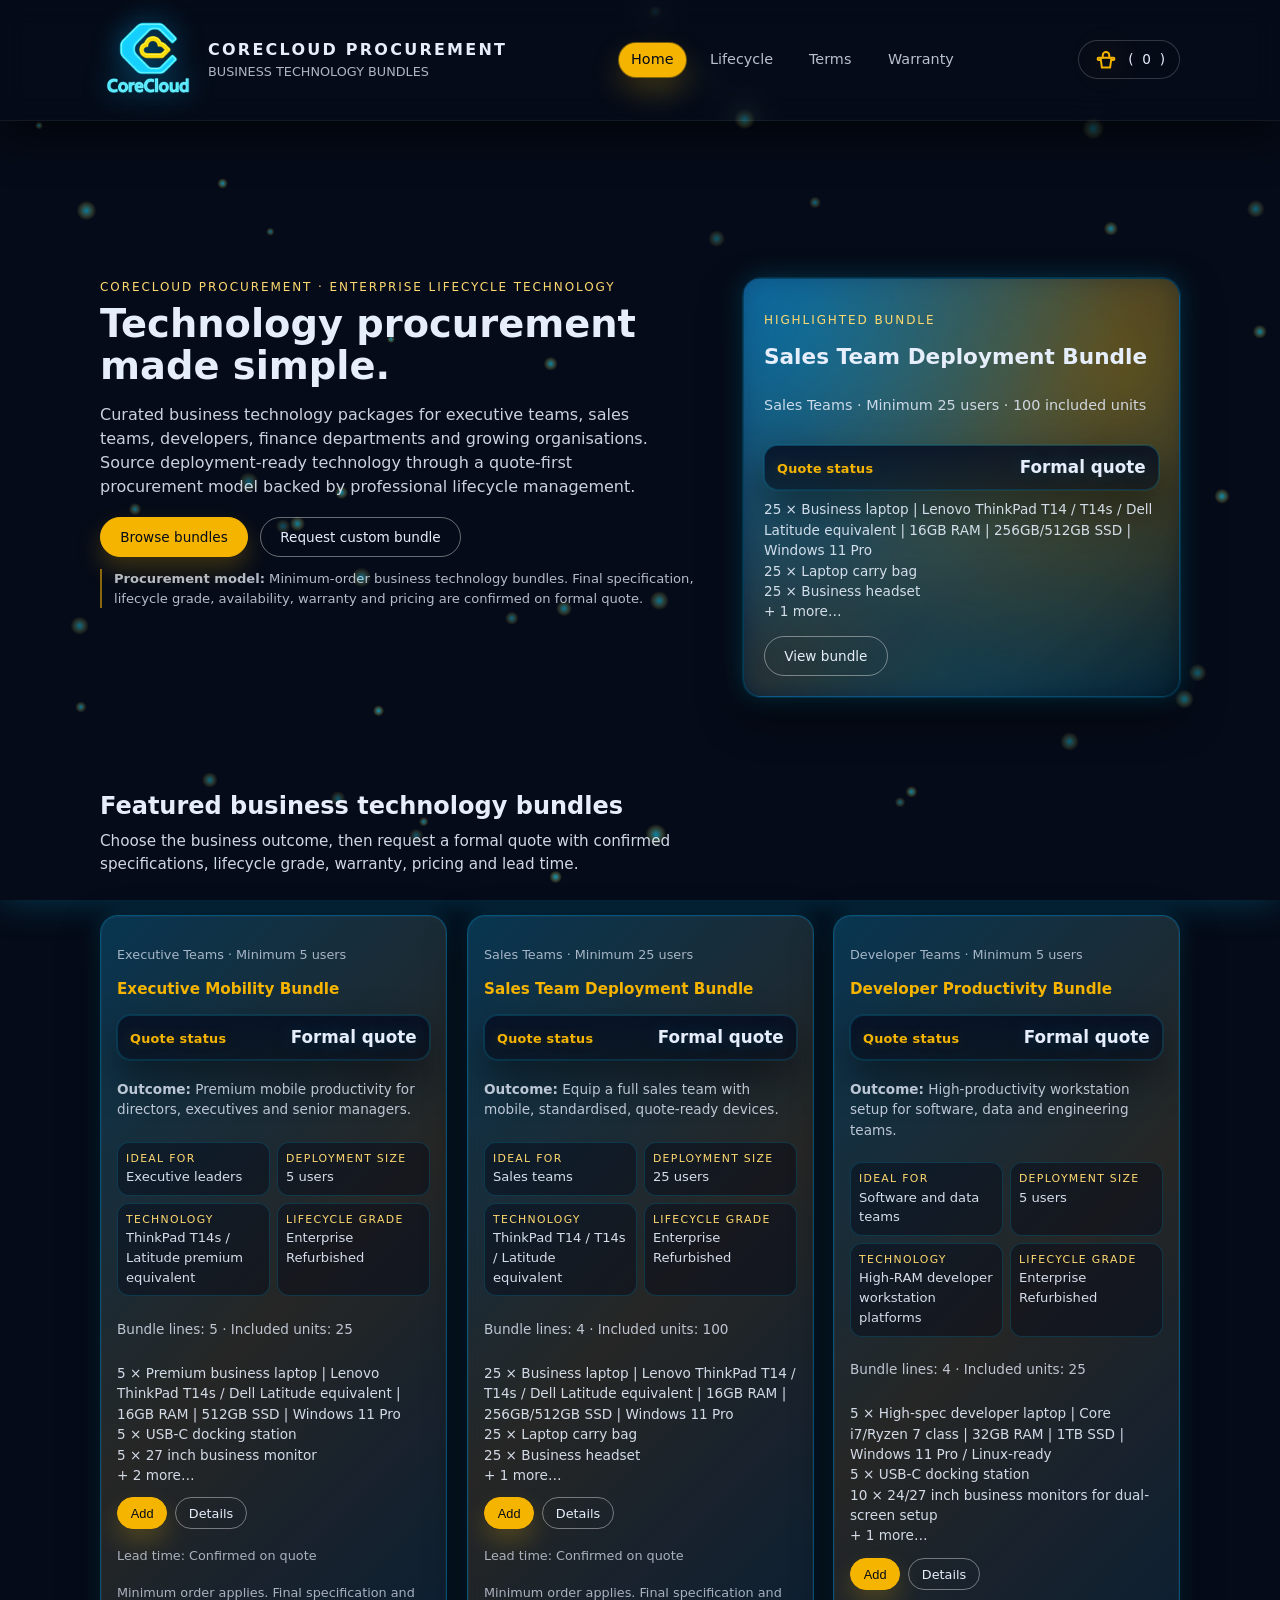
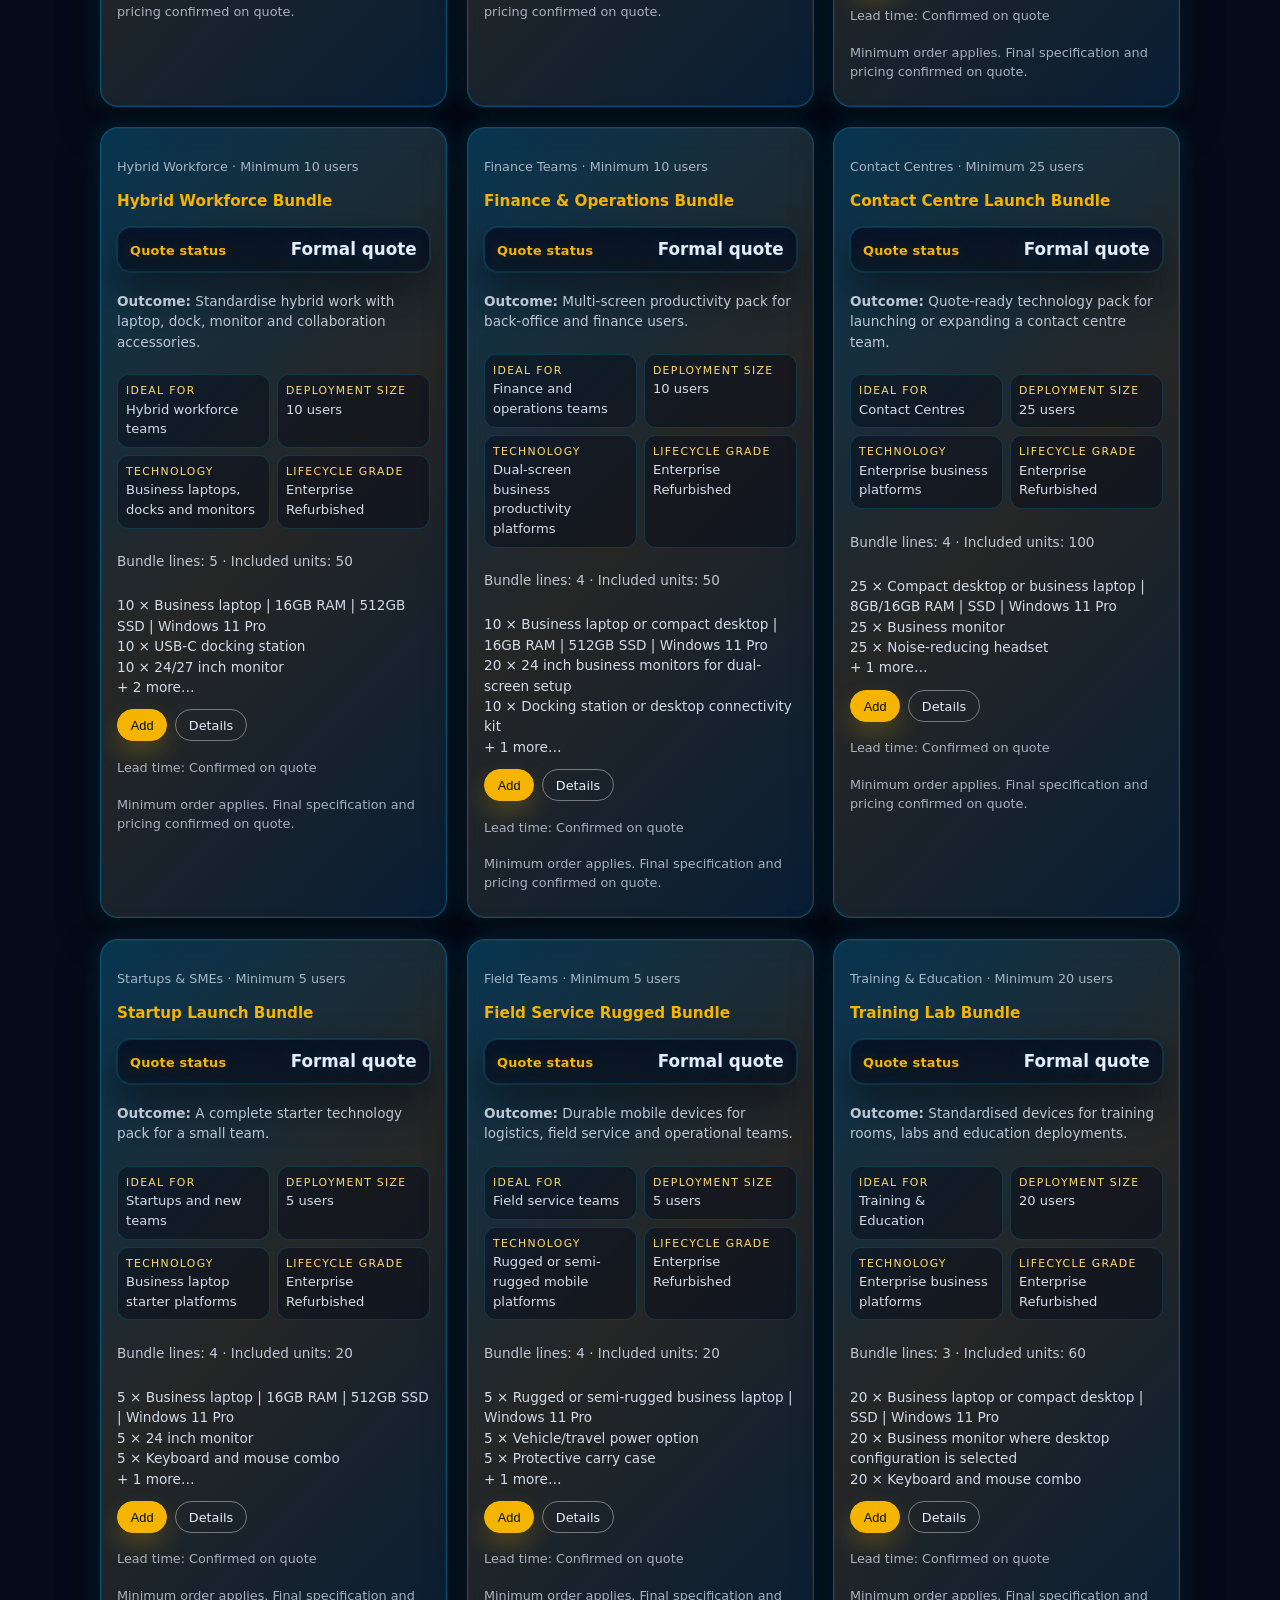
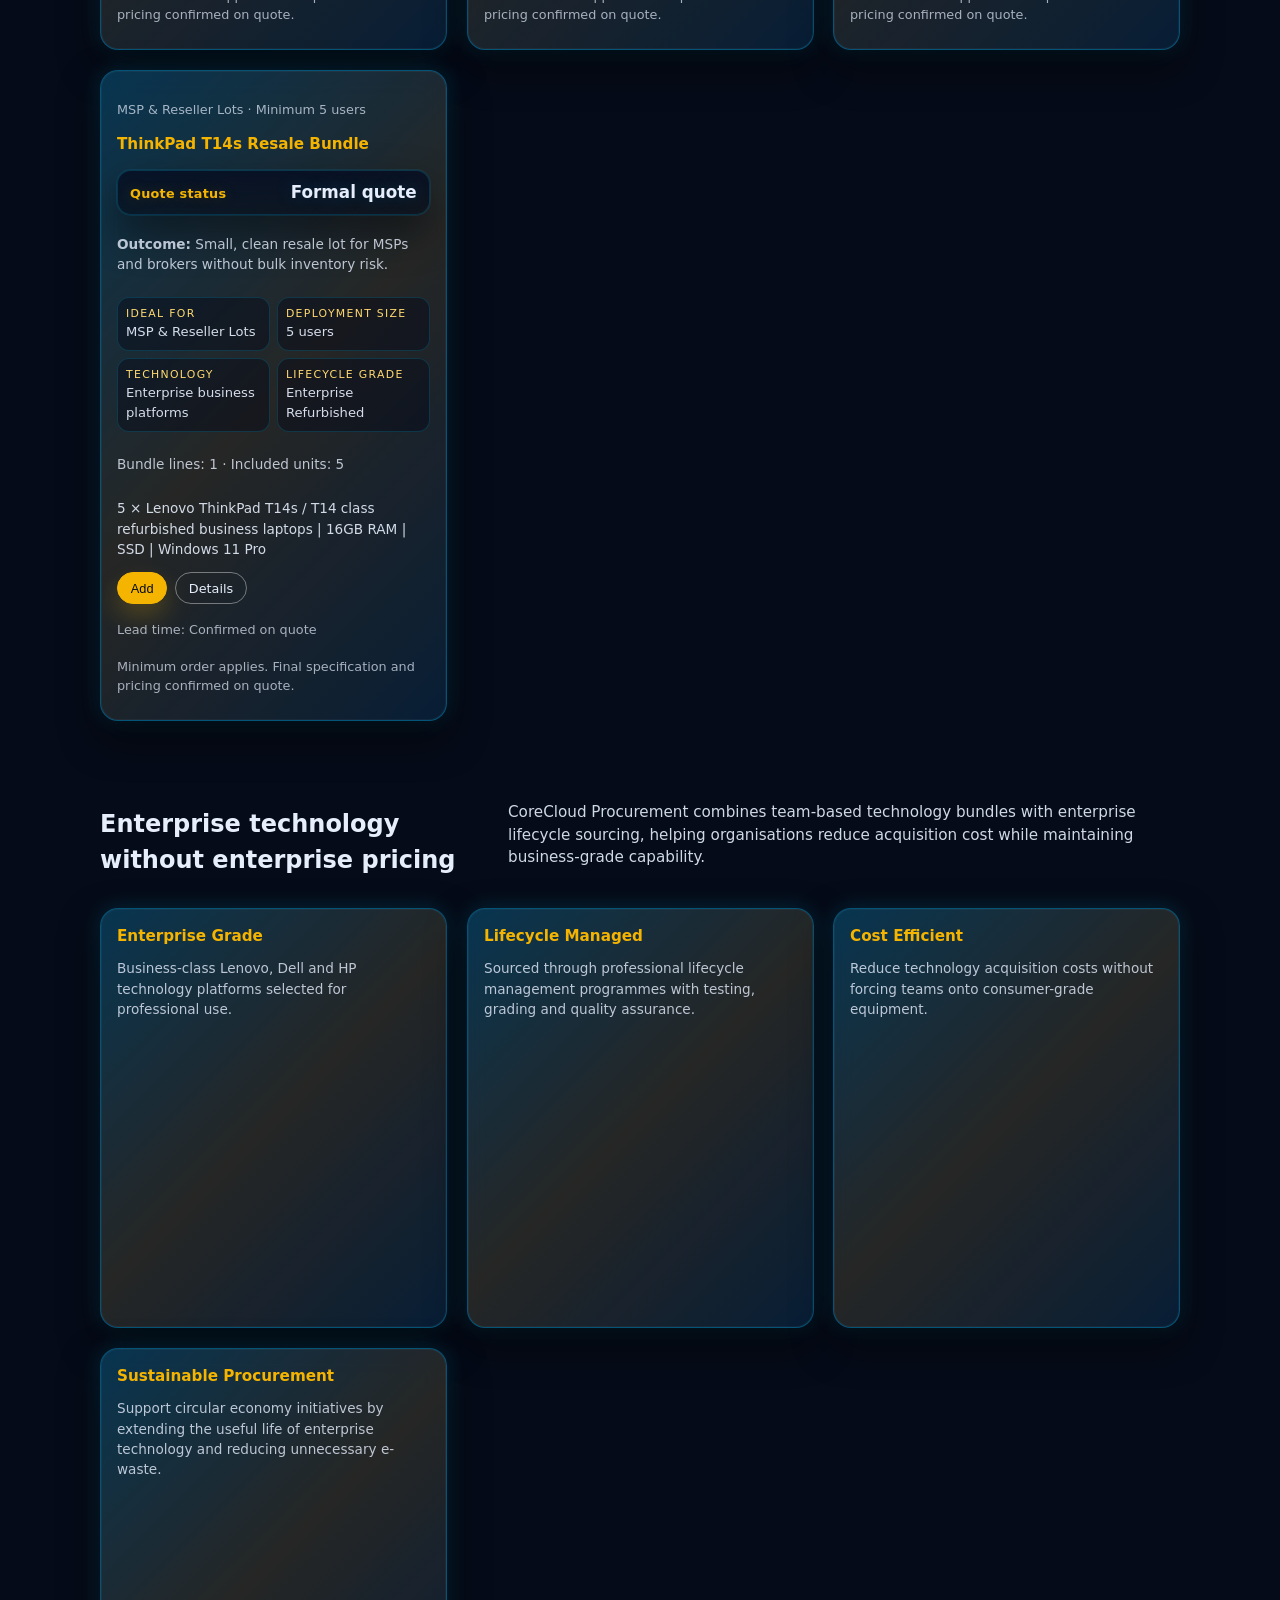
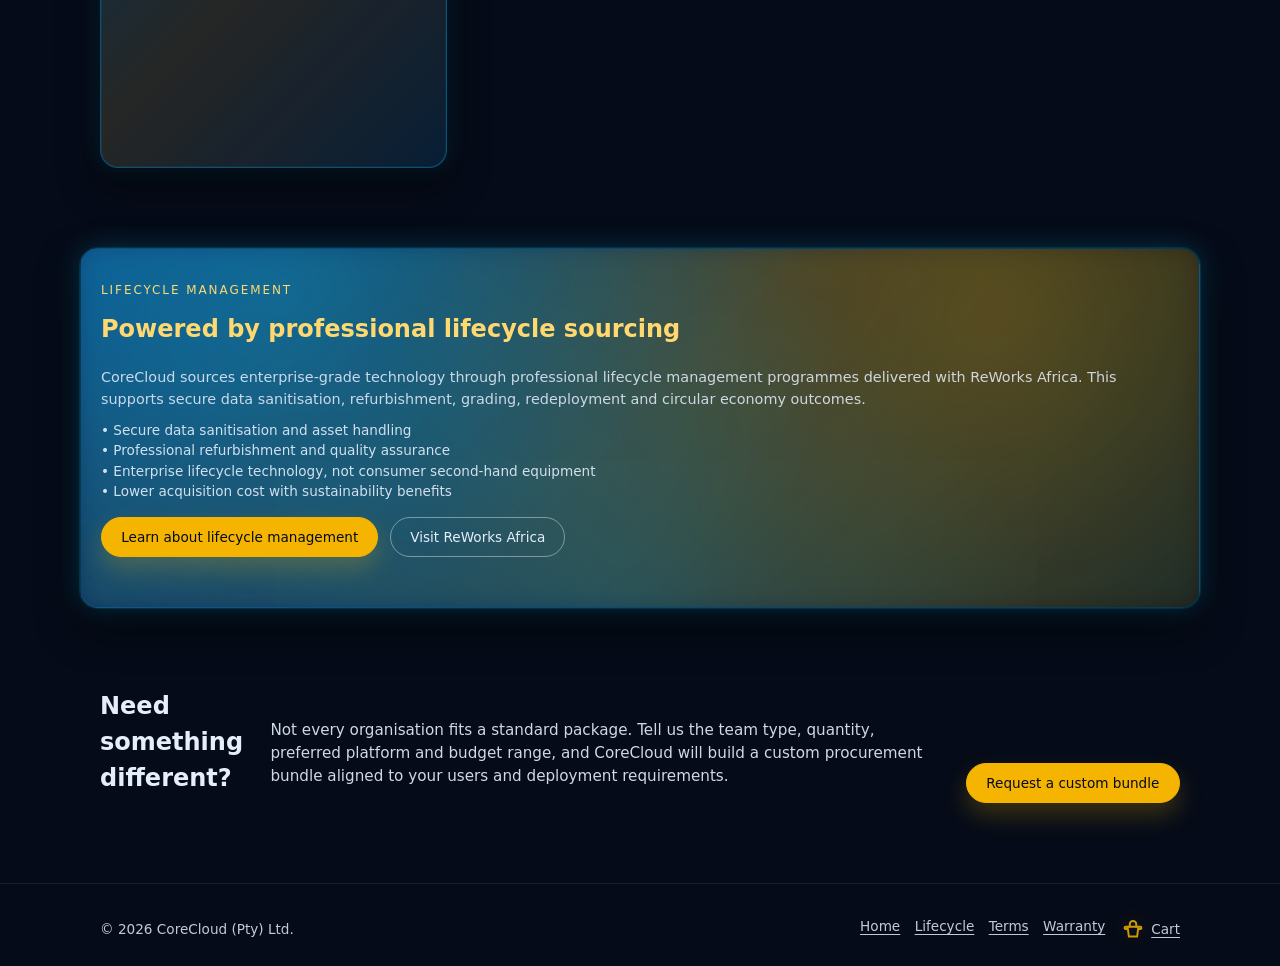
<file: index.html>
<!DOCTYPE html>
<html lang="en">
<head>
  <meta charset="UTF-8" />
  <meta name="viewport" content="width=device-width,initial-scale=1" />

  <title>CoreCloud Procurement — Business Technology Bundles & Lifecycle Technology</title>
  <meta name="description" content="CoreCloud Procurement provides curated business technology bundles, enterprise lifecycle technology and custom procurement for South African teams." />

  <link rel="preload" href="assets/css/marketplace.css" as="style" />
  <link rel="stylesheet" href="assets/css/marketplace.css" />
  <link rel="preload" href="assets/images/corecloud-neon-logo.png" as="image" />
  <link rel="icon" href="assets/images/corecloud-neon-logo.png" />
  <link rel="prefetch" href="assets/data/bundles.by_promotion.json" as="fetch" crossorigin="anonymous" />
  <script defer src="assets/js/auth.js"></script>

  <link rel="canonical" href="https://access-mark.github.io/CoreCloud-Procurement-v2-Lead-Capture/" />
  <meta name="robots" content="index, follow" />
  <meta name="theme-color" content="#050b18" />

  <meta property="og:site_name" content="CoreCloud Procurement" />
  <meta property="og:title" content="CoreCloud Procurement — Business Technology Bundles" />
  <meta property="og:description" content="Business technology bundles, enterprise lifecycle technology and custom procurement for South African teams." />
  <meta property="og:url" content="https://access-mark.github.io/CoreCloud-Procurement-v2-Lead-Capture/" />
  <meta property="og:type" content="website" />
  <meta property="og:image" content="https://access-mark.github.io/CoreCloud-Procurement-v2-Lead-Capture/assets/images/corecloud-neon-logo.png" />

  <meta name="twitter:card" content="summary_large_image" />
  <meta name="twitter:title" content="CoreCloud Procurement — Business Technology Bundles" />
  <meta name="twitter:description" content="Business technology bundles, enterprise lifecycle technology and custom procurement for South African teams." />
  <meta name="twitter:image" content="https://access-mark.github.io/CoreCloud-Procurement-v2-Lead-Capture/assets/images/corecloud-neon-logo.png" />

  <script type="application/ld+json">
  {
    "@context":"https://schema.org",
    "@type":"Organization",
    "name":"CoreCloud (Pty) Ltd",
    "url":"https://access-mark.github.io/CoreCloud-Procurement-v2-Lead-Capture",
    "logo":"https://access-mark.github.io/CoreCloud-Procurement-v2-Lead-Capture/assets/images/corecloud-neon-logo.png",
    "sameAs":["https://www.linkedin.com/company/corecloudza/"]
  }
  </script>

  <style>
    html, body{ margin:0; padding:0; min-height:100%; }
    body{
      font-family: system-ui, -apple-system, BlinkMacSystemFont, "Segoe UI", sans-serif;
      background:#050b18;
      color:#e6eefc;
      line-height:1.5;
      position:relative;
      overflow-x:hidden;
    }
    a{ color:inherit; text-decoration:none; }
    .ccm-shell{ width:100%; max-width:1120px; margin:0 auto; padding:0 1.25rem; }
    .ccm-main{ padding-top:135px; }

    .ccm-header{
      position:fixed; top:0; left:0; right:0; z-index:20;
      backdrop-filter:blur(14px);
      background:rgba(5,11,24,0.94);
      border-bottom:1px solid rgba(255,255,255,0.06);
      box-shadow:0 18px 40px rgba(0,0,0,0.55);
    }
    .ccm-header-inner{
      display:flex; align-items:center; justify-content:space-between;
      height:120px; column-gap:1.5rem;
    }
    .ccm-brand{ display:flex; align-items:center; gap:.75rem; }
    .ccm-logo{ height:96px; filter:drop-shadow(0 0 14px rgba(0,180,255,0.45)); }
    .ccm-brand-text{ display:flex; flex-direction:column; }
    .ccm-brand-title{ font-weight:600; font-size:1rem; }
    .ccm-brand-tagline{ font-size:.8rem; color:rgba(230,238,252,0.75); }

    .ccm-nav{ display:flex; align-items:center; gap:.75rem; }
    .ccm-nav-link{
      padding:.4rem .75rem; border-radius:999px; font-size:.9rem; opacity:.8;
      transition:background .16s ease, opacity .16s ease, transform .08s ease, box-shadow .16s ease;
    }
    .ccm-nav-link:hover{ opacity:1; background:rgba(255,255,255,0.06); transform:translateY(-1px); }
    .ccm-nav-link.is-active{ background:#f5b400; color:#050b18; opacity:1; box-shadow:0 0 0 1px rgba(245,180,0,.45), 0 14px 30px rgba(245,180,0,.22); }

    .ccm-actions{ display:flex; align-items:center; gap:.75rem; }

    .ccm-cart-link{
      font-size:.85rem; padding:.35rem .9rem; border-radius:999px;
      border:1px solid rgba(255,255,255,0.18);
      background:rgba(5,11,24,0.8);
      display:inline-flex; align-items:center; gap:.55rem;
    }

    /* Bigger, better basket icon + yellow */
    .ccm-cart-ico{
      width:26px; height:26px; display:inline-block;
      color:#f5b400;
      filter:drop-shadow(0 0 14px rgba(245,180,0,0.28));
    }

    .ccm-burger{
      display:none; background:none; border:1px solid rgba(255,255,255,.4);
      color:#e6eefc; padding:.35rem .7rem; border-radius:999px;
      font-size:.8rem; cursor:pointer;
    }
    .ccm-burger span{ display:block; width:16px; height:1.6px; background:#e6eefc; margin:3px 0; }

    /* TIGHTEN SPACE ABOVE HERO TITLE (tight) */
    .ccm-hero{ padding:1.35rem 0 3.2rem; } /* was 2.6rem */
    .badge{ font-size:.75rem; text-transform:uppercase; letter-spacing:.16em; color:#ffd970; margin:0 0 .45rem; } /* was margin-bottom:.75rem */
    h1{ font-size:2.4rem; line-height:1.1; margin:0 0 .65rem; } /* was 0 0 1rem */
    .subtitle{ font-size:1rem; max-width:36rem; color:rgba(230,238,252,0.88); margin:0; }
    .hero-grid{ display:flex; gap:2rem; align-items:flex-start; }
    .hero-copy{ flex:1.4; }
    .hero-panel{ flex:1; }

    .ccm-btn{
      display:inline-flex; align-items:center; justify-content:center;
      padding:.55rem 1.2rem; border-radius:999px;
      border:1px solid transparent; font-size:.85rem; cursor:pointer;
      transition:background .16s ease, border-color .16s ease, transform .08s ease, box-shadow .16s ease;
      white-space:nowrap;
    }
    .ccm-btn.primary{ background:#f5b400; color:#050b18; border-color:#f5b400; box-shadow:0 12px 24px rgba(245,180,0,.22); }
    .ccm-btn.primary:hover{ transform:translateY(-1px); box-shadow:0 18px 34px rgba(245,180,0,.26); }
    .ccm-btn.ghost{ background:transparent; border-color:rgba(255,255,255,0.4); }
    .ccm-btn.ghost:hover{ background:rgba(255,255,255,0.06); box-shadow:0 0 0 1px rgba(0,198,255,.22), 0 16px 34px rgba(0,198,255,.12); }

    .ccm-section{ padding:2.5rem 0; }
    /* remove excess space between title + description */
    .section-head h2{ font-size:1.5rem; margin-top:0; margin-bottom:.4rem; }
    .section-head p{ font-size:.95rem; max-width:42rem; color:rgba(230,238,252,0.9); margin-top:0; }

    .filter-row{ display:flex; gap:.5rem; align-items:center; flex-wrap:wrap; }

    .pill{
      border:1px solid rgba(0,198,255,.55);
      border-radius:999px;
      padding:.52rem 1.05rem;
      font-size:.84rem;
      font-weight:600;
      letter-spacing:.02em;
      background:rgba(0,198,255,.10);
      color:#eaf3ff;
      cursor:pointer;
      box-shadow:0 10px 24px rgba(0,0,0,.45), 0 0 0 1px rgba(0,0,0,.12) inset;
      transition:transform .10s ease, background .16s ease, box-shadow .16s ease, border-color .16s ease, opacity .16s ease;
      opacity:.95;
    }
    .pill:hover{
      transform:translateY(-1px);
      background:rgba(0,198,255,.16);
      box-shadow:0 14px 34px rgba(0,0,0,.55), 0 0 18px rgba(0,198,255,.18);
    }
    .pill[aria-pressed="true"]{
      background:linear-gradient(135deg, rgba(245,180,0,.95), rgba(255,210,63,.85));
      color:#050b18;
      border-color:rgba(255,210,63,.95);
      box-shadow:0 16px 38px rgba(0,0,0,.55), 0 0 20px rgba(255,210,63,.35);
    }
    .pill .count{ opacity:.85; margin-left:.3rem; }

    .search-input{
      min-width:260px;
      border-radius:999px;
      border:1px solid rgba(0,198,255,.65);
      padding:.48rem .85rem;
      font-size:.85rem;
      background:rgba(5,11,24,0.9);
      color:#e6eefc;
      outline:none;
      box-shadow:0 0 0 1px rgba(0,198,255,.14), 0 14px 30px rgba(0,0,0,.45);
    }
    .search-input:focus{
      box-shadow:0 0 0 1px rgba(0,198,255,.34), 0 0 24px rgba(0,198,255,.12), 0 18px 40px rgba(0,0,0,.55);
    }

    .product-grid{
      display:grid;
      gap:1.25rem;
      grid-template-columns:repeat(auto-fit,minmax(260px,1fr));
      margin-top:1.5rem;
    }
    .product-card{
      border-radius:18px;
      padding:1rem 1rem 1.05rem;
      background:rgba(9,18,40,0.88);
      border:1px solid rgba(0,198,255,0.38);
      box-shadow:
        0 16px 38px rgba(0,0,0,0.55),
        0 0 0 1px rgba(255,255,255,0.04) inset,
        0 0 22px rgba(0,198,255,0.18);
      backdrop-filter:blur(14px);
      position:relative;
      overflow:hidden;
    }
    .product-card:before{
      content:"";
      position:absolute; inset:-1px;
      border-radius:18px;
      pointer-events:none;
      background:linear-gradient(135deg, rgba(0,198,255,0.22), rgba(245,180,0,0.14), rgba(0,198,255,0.08));
      opacity:.9;
      mix-blend-mode:screen;
      filter:blur(.0px);
    }
    .product-card > *{ position:relative; z-index:1; }
    .product-card:hover{
      transform:translateY(-2px);
      border-color:rgba(0,198,255,.28);
      box-shadow:0 0 0 1px rgba(0,198,255,.16), 0 24px 54px rgba(0,0,0,.62);
    }
    .p-sub{ font-size:.85rem; color:rgba(230,238,252,0.8); margin:.25rem 0; }
    .p-meta{ font-size:.8rem; color:rgba(230,238,252,0.7); margin-bottom:.5rem; }
    .p-actions{ display:flex; gap:.5rem; margin-top:.35rem; flex-wrap:wrap; }
    .ccm-btn.small{ padding:.35rem .8rem; font-size:.8rem; }
    .empty{ font-size:.9rem; color:rgba(230,238,252,0.8); padding:1rem 0; }

    .hero-card{
      border-radius:18px; padding:1.25rem;
      background:radial-gradient(circle at top left, rgba(21,52,105,0.96), rgba(5,11,24,0.94));
      border:1px solid rgba(0,198,255,0.25);
      box-shadow:
        0 0 0 1px rgba(0,198,255,.14),
        0 0 26px rgba(0,198,255,.22),
        0 18px 40px rgba(0,0,0,0.6);
      backdrop-filter:blur(16px);
      position:relative;
    }
    .hero-card::after{
      content:"";
      position:absolute; inset:-2px;
      border-radius:20px;
      background:linear-gradient(135deg, rgba(0,198,255,.35), rgba(245,180,0,.25), rgba(0,198,255,.18));
      filter:blur(12px);
      opacity:.55;
      z-index:-1;
      pointer-events:none;
    }
    .hc-tag{ font-size:.75rem; text-transform:uppercase; letter-spacing:.16em; color:#ffd970; margin-bottom:.75rem; }
    /* remove excess space between highlighted promotion title + sub */
    #heroBundleTitle{ margin:0 0 .25rem; }
    .hc-sub{ font-size:.9rem; color:rgba(230,238,252,0.86); margin:0; }
    .hc-specs{ list-style:none; padding:0; margin:.6rem 0 0; font-size:.85rem; color:rgba(230,238,252,0.9); }

    /* Featured promotion titles yellow */
    .product-card h3{ color:#f5b400; }

    .price-row{
      display:flex; align-items:baseline; justify-content:space-between;
      gap:.75rem; flex-wrap:wrap;
      margin:.45rem 0 .55rem;
      padding:.55rem .75rem;
      border-radius:14px;
      background:linear-gradient(180deg, rgba(6,14,34,.86), rgba(5,11,24,.62));
      border:1px solid rgba(0,198,255,.18);
      box-shadow:0 0 0 1px rgba(0,198,255,.10), 0 18px 40px rgba(0,0,0,.45);
    }
    .price-label{ font-size:.8rem; opacity:.82; letter-spacing:.02em; }

    /* Bold yellow label for hero only */
    #heroBundlePriceLabel{
      color:#f5b400;
      font-weight:800;
      opacity:1;
      text-shadow:0 0 14px rgba(245,180,0,0.22);
    }

    /* Bold yellow label for ALL featured bundles */
    .price-label--yellow{
      color:#f5b400;
      font-weight:800;
      opacity:1;
      text-shadow:0 0 14px rgba(245,180,0,0.22);
    }

    .price{
      display:inline-flex; align-items:baseline; gap:.3rem;
      font-weight:700;
      white-space:nowrap; /* keep "R" and value on same line */
      text-shadow:0 0 18px rgba(0,198,255,.22);
    }
    .price .cur{ font-size:.85rem; opacity:.9; }
    .price .amt{ font-size:1.05rem; }

    .terms-note{
      margin-top:.75rem;
      font-size:.82rem;
      color:rgba(230,238,252,0.78);
      border-left:2px solid rgba(245,180,0,.55);
      padding-left:.75rem;
    }

    .bundle-meta-grid{display:grid;grid-template-columns:repeat(2,minmax(0,1fr));gap:.45rem;margin:.75rem 0;}
    .bundle-meta-item{border:1px solid rgba(0,198,255,.18);border-radius:12px;padding:.5rem;background:rgba(5,11,24,.45);}
    .bundle-meta-item .k{font-size:.68rem;text-transform:uppercase;letter-spacing:.12em;color:#ffd970;}
    .bundle-meta-item .v{font-size:.82rem;color:rgba(230,238,252,.92);}
    @media (max-width:640px){.bundle-meta-grid{grid-template-columns:1fr;}}

    .ccm-footer{
      border-top:1px solid rgba(255,255,255,0.08);
      background:#050712;
      padding:2rem 0 1.5rem;
      margin-top:2.5rem;
    }

    #bgParticles{
      position:fixed; inset:0; width:100vw; height:100vh;
      z-index:0; pointer-events:none; filter:drop-shadow(0 0 18px rgba(0,198,255,.25));
    }
    body.has-particles .ccm-header,
    body.has-particles .ccm-main,
    body.has-particles .ccm-footer{ position:relative; z-index:1; background:transparent; }

   /* =======================
       TEAM BUNDLES BANNER (same as HOME)
       ======================= */
    .firesale-banner{
      position:fixed;
      top:120px; left:0; right:0;
      z-index:19;
      border-bottom:1px solid rgba(255,255,255,0.08);
      background:linear-gradient(90deg, rgba(245,180,0,0.16), rgba(0,198,255,0.14), rgba(245,180,0,0.16));
      backdrop-filter:blur(14px);
      box-shadow:0 18px 40px rgba(0,0,0,0.55);
      min-height:75px;
    }
    .firesale-inner{
      width:100%; max-width:1120px; margin:0 auto; padding:1.3rem 1.25rem;
      display:flex; align-items:center; justify-content:space-between; gap:1rem; flex-wrap:wrap;
    }
    .fs-left{ display:flex; align-items:center; gap:.75rem; flex-wrap:wrap; }
    .fs-badge{
      display:inline-flex; align-items:center; gap:.45rem;
      padding:.25rem .7rem;
      border-radius:999px;
      font-size:.72rem;
      font-weight:700;
      text-transform:uppercase;
      letter-spacing:.14em;
      color:#050b18;
      background:linear-gradient(135deg,#f5b400,#ffd970);
      box-shadow:0 10px 22px rgba(245,180,0,0.28), 0 0 18px rgba(245,180,0,0.35);
    }
    .fs-text{ font-size:.85rem; color:rgba(230,238,252,0.92); }
    .fs-text strong{ color:#ffd970; }
    .fs-cta{ display:flex; gap:.5rem; align-items:center; }
    .fs-mini{ font-size:.78rem; padding:.38rem .85rem; }

    /* Highlight underglow */
    .hero-card{
      position:relative;
      overflow:hidden;
    }
    .hero-card::before{
      content:"";
      position:absolute;
      inset:-40px;
      background:radial-gradient(circle at 20% 20%, rgba(0,198,255,0.32), transparent 55%),
                 radial-gradient(circle at 80% 25%, rgba(245,180,0,0.30), transparent 60%),
                 radial-gradient(circle at 50% 100%, rgba(0,198,255,0.18), transparent 55%);
      filter:blur(18px);
      opacity:.9;
      pointer-events:none;
    }
    .hero-card > *{ position:relative; z-index:1; }

    /* Pills pop */
    .pill{
      transition:transform .10s ease, border-color .16s ease, background .16s ease, box-shadow .16s ease, opacity .16s ease;
      opacity:.92;
    }
    .pill:hover{
      transform:translateY(-1px);
      border-color:rgba(0,198,255,.75);
      box-shadow:0 10px 22px rgba(0,0,0,0.35), 0 0 18px rgba(0,198,255,0.22);
      opacity:1;
    }
    .pill[aria-pressed="true"]{
      background:linear-gradient(135deg, rgba(0,198,255,0.22), rgba(245,180,0,0.18));
      border-color:rgba(0,198,255,.75);
      box-shadow:0 12px 26px rgba(0,0,0,0.45), 0 0 20px rgba(0,198,255,0.28);
      transform:translateY(-1px);
      opacity:1;
    }

    /* =======================
       FLOATING BASKET
       ======================= */
    .float-basket{
      position:fixed;
      right:18px;
      bottom:18px;
      z-index:50;
      display:none; /* shown via JS when cart has items */
    }
    .float-basket a{
      display:flex;
      align-items:center;
      gap:.6rem;
      border-radius:999px;
      padding:.62rem .85rem;
      background:rgba(9,18,40,0.92);
      border:1px solid rgba(0,198,255,0.42);
      box-shadow:0 18px 40px rgba(0,0,0,0.55), 0 0 22px rgba(0,198,255,0.14);
      backdrop-filter:blur(14px);
      transition:transform .10s ease, box-shadow .16s ease, border-color .16s ease, background .16s ease, opacity .16s ease;
      opacity:.96;
    }
    .float-basket a:hover{
      transform:translateY(-2px);
      border-color:rgba(0,198,255,0.65);
      box-shadow:0 22px 50px rgba(0,0,0,0.62), 0 0 26px rgba(0,198,255,0.18);
      opacity:1;
    }
    .fb-icon{
      width:42px; height:42px;
      border-radius:999px;
      display:grid; place-items:center;
      background:linear-gradient(135deg, rgba(245,180,0,0.30), rgba(245,180,0,0.12));
      border:1px solid rgba(255,255,255,0.10);
      box-shadow:0 0 18px rgba(245,180,0,0.18);
      color:#f5b400;
    }
    .fb-icon svg{ width:22px; height:22px; }
    .fb-text{ display:flex; flex-direction:column; line-height:1.05; }
    .fb-title{ font-size:.78rem; opacity:.92; }
    .fb-sub{ font-size:.72rem; color:rgba(230,238,252,0.78); }
    .fb-count{
      margin-left:.35rem;
      min-width:30px;
      height:30px;
      padding:0 .6rem;
      border-radius:999px;
      display:inline-flex; align-items:center; justify-content:center;
      background:linear-gradient(135deg,#f5b400,#ffd970);
      color:#050b18;
      font-weight:900;
      font-size:.8rem;
      box-shadow:0 12px 24px rgba(245,180,0,.22);
    }
    @media (max-width:720px){
      .firesale-banner{ top:0; position:sticky; }
      .firesale-inner{ padding:.65rem 1.1rem; }
      .fs-text{ font-size:.82rem; }
      .float-basket{ right:14px; bottom:14px; }
      .float-basket a{ padding:.58rem .78rem; }
      .fb-text{ display:none; } /* compact on mobile */

      .ccm-header-inner{ height:auto; padding:.75rem 0; }
      .ccm-logo{ height:72px; }
      .ccm-burger{ display:inline-flex; }
      .ccm-nav{ display:none; flex-direction:column; align-items:flex-start; margin-top:.75rem; width:100%; }
      .ccm-nav.open{
        display:flex;
        background:radial-gradient(circle at top, rgba(11,22,52,0.98), rgba(5,11,24,0.98));
        padding:.75rem .9rem;
        border-radius:18px;
        border:1px solid rgba(255,255,255,0.08);
        box-shadow:0 18px 40px rgba(0,0,0,0.8);
      }
      .ccm-main{ padding-top:135px; }
    }

    @media (max-width:880px){
      .hero-grid{ flex-direction:column; }
    }
  </style>
</head>

<body class="has-particles">
  <canvas id="bgParticles" aria-hidden="true"></canvas>

  <header class="ccm-header">
    <div class="ccm-shell ccm-header-inner">
      <a href="index.html" class="ccm-brand">
        <img src="assets/images/corecloud-neon-logo.png" alt="CoreCloud Procurement" class="ccm-logo" width="256" height="256" decoding="async" />
        <div class="ccm-brand-text">
          <span class="ccm-brand-title">CoreCloud Procurement</span>
          <span class="ccm-brand-tagline">BUSINESS TECHNOLOGY BUNDLES</span>
        </div>
      </a>

      <nav class="ccm-nav" aria-label="Main navigation">
        <a href="index.html" class="ccm-nav-link is-active" aria-current="page">Home</a>
        <a href="lifecycle.html" class="ccm-nav-link">Lifecycle</a>
        <a href="terms.html" class="ccm-nav-link">Terms</a>
        <a href="warranty.html" class="ccm-nav-link">Warranty</a>
      </nav>

      <div class="ccm-actions">
        <a href="cart.html" class="ccm-cart-link" aria-label="Basket">
          <svg class="ccm-cart-ico" viewBox="0 0 24 24" fill="none" aria-hidden="true">
            <path d="M7 10h10l-1.2 9H8.2L7 10Z" stroke="currentColor" stroke-width="1.8" stroke-linejoin="round"/>
            <path d="M9 10V7.6A3 3 0 0 1 12 4.6a3 3 0 0 1 3 3V10" stroke="currentColor" stroke-width="1.8" stroke-linecap="round"/>
            <path d="M6.4 10H5.2c-.6 0-1 .4-1 1v0c0 .6.4 1 1 1H6.6" stroke="currentColor" stroke-width="1.8" stroke-linecap="round"/>
            <path d="M17.4 10h1.4c.6 0 1 .4 1 1v0c0 .6-.4 1-1 1H17.2" stroke="currentColor" stroke-width="1.8" stroke-linecap="round"/>
          </svg>
          (<span id="ccmCartCount">0</span>)
        </a>

        <button class="ccm-burger" id="menuToggle" aria-label="Toggle navigation" aria-expanded="false">
          <span></span><span></span><span></span>
        </button>
      </div>
    </div>
  </header>

  <!-- FLOATING BASKET -->
  <div class="float-basket" id="floatBasket" aria-live="polite">
    <a href="cart.html" aria-label="Open basket">
      <span class="fb-icon" aria-hidden="true">
        <svg viewBox="0 0 24 24" fill="none" xmlns="http://www.w3.org/2000/svg">
          <path d="M7 10h10l-1.2 9H8.2L7 10Z" stroke="currentColor" stroke-width="1.9" stroke-linejoin="round"/>
          <path d="M9 10V7.6A3 3 0 0 1 12 4.6a3 3 0 0 1 3 3V10" stroke="currentColor" stroke-width="1.9" stroke-linecap="round"/>
          <path d="M6.4 10H5.2c-.6 0-1 .4-1 1v0c0 .6.4 1 1 1H6.6" stroke="currentColor" stroke-width="1.9" stroke-linecap="round"/>
          <path d="M17.4 10h1.4c.6 0 1 .4 1 1v0c0 .6-.4 1-1 1H17.2" stroke="currentColor" stroke-width="1.9" stroke-linecap="round"/>
        </svg>
      </span>
      <span class="fb-text">
        <span class="fb-title">Quote cart</span>
        <span class="fb-sub"><span id="fbCountText">0</span> bundles</span>
      </span>
      <span class="fb-count" id="fbCount">0</span>
    </a>
  </div>

  <main class="ccm-main">
    <section class="ccm-hero" id="top">
      <div class="ccm-shell hero-grid">
        <div class="hero-copy">
          <p class="badge">CoreCloud Procurement · Enterprise lifecycle technology</p>
          <h1>Technology procurement made simple.</h1>
          <p class="subtitle">
            Curated business technology packages for executive teams, sales teams, developers, finance departments and growing organisations. Source deployment-ready technology through a quote-first procurement model backed by professional lifecycle management.
          </p>
          <div style="display:flex;flex-wrap:wrap;gap:.75rem;margin:1.1rem 0 .75rem;">
            <a href="#featured" class="ccm-btn primary">Browse bundles</a>
            <a href="cart.html?custom=1" class="ccm-btn ghost">Request custom bundle</a>
          </div>
          <div class="terms-note">
            <strong>Procurement model:</strong> Minimum-order business technology bundles. Final specification, lifecycle grade, availability, warranty and pricing are confirmed on formal quote.
          </div>
        </div>

        <div class="hero-panel">
          <div class="hero-card">
            <p class="hc-tag">Highlighted Bundle</p>
            <h2 id="heroBundleTitle">Sales Team Deployment Bundle</h2>
            <p class="hc-sub" id="heroBundleSub">Sales Teams · Minimum 25 users · 100 included units</p>

            <div class="price-row" aria-label="Highlighted bundle quote status">
              <span class="price-label" id="heroBundlePriceLabel"><strong>Quote status</strong></span>
              <span class="price" id="heroBundlePrice"><span class="cur"></span><span class="amt">Formal quote</span></span>
            </div>

            <ul class="hc-specs" id="heroBundleSpecs">
              <li>25 × Business laptop | Lenovo ThinkPad T14 / T14s / Dell Latitude equivalent | 16GB RAM | 256GB/512GB SSD | Windows 11 Pro</li>
              <li>25 × Laptop carry bag</li>
              <li>25 × Business headset</li>
              <li>+ 1 more…</li>
            </ul>
            <a id="heroBundleLink" href="bundle.html?bundle=Sales%20Team%20Deployment%20Bundle" class="ccm-btn ghost" style="margin-top:.9rem;display:inline-flex;">View bundle</a>
          </div>
        </div>
      </div>
    </section>

    <section class="ccm-section" id="featured">
      <div class="ccm-shell section-head">
        <div>
          <h2>Featured business technology bundles</h2>
          <p>Choose the business outcome, then request a formal quote with confirmed specifications, lifecycle grade, warranty, pricing and lead time.</p>
        </div>

        <!-- removed promotion nav pills + search bar -->
        <div class="filter-row" id="bundleFilters"></div>
      </div>

      <div class="ccm-shell product-grid" id="productGrid" aria-live="polite">
          <article class="product-card">
            <p class="p-meta">Executive Teams · Minimum 5 users</p>
            <h3>Executive Mobility Bundle</h3>
            <div class="price-row" aria-label="Bundle quote status">
              <span class="price-label price-label--yellow"><strong>Quote status</strong></span>
              <span class="price"><span class="cur"></span><span class="amt">Formal quote</span></span>
            </div>
            <p class="p-sub"><strong>Outcome:</strong> Premium mobile productivity for directors, executives and senior managers.</p>
            <div class="bundle-meta-grid">
              <div class="bundle-meta-item"><div class="k">Ideal For</div><div class="v">Executive leaders</div></div>
              <div class="bundle-meta-item"><div class="k">Deployment Size</div><div class="v">5 users</div></div>
              <div class="bundle-meta-item"><div class="k">Technology</div><div class="v">ThinkPad T14s / Latitude premium equivalent</div></div>
              <div class="bundle-meta-item"><div class="k">Lifecycle Grade</div><div class="v">Enterprise Refurbished</div></div>
            </div>
            <p class="p-sub">Bundle lines: 5 · Included units: 25</p>
            <ul class="hc-specs" style="margin-top:.5rem;"><li>5 × Premium business laptop | Lenovo ThinkPad T14s / Dell Latitude equivalent | 16GB RAM | 512GB SSD | Windows 11 Pro</li><li>5 × USB-C docking station</li><li>5 × 27 inch business monitor</li><li>+ 2 more…</li></ul>
            <div class="p-actions">
              <button class="ccm-btn small primary" data-add="Executive%20Mobility%20Bundle">Add</button>
              <a class="ccm-btn small ghost" href="bundle.html?bundle=Executive%20Mobility%20Bundle">Details</a>
            </div>
            <p class="p-meta" style="margin-top:.6rem;">Lead time: Confirmed on quote</p>
            <p class="p-meta" style="margin-top:.2rem;">Minimum order applies. Final specification and pricing confirmed on quote.</p>
          </article>
          <article class="product-card">
            <p class="p-meta">Sales Teams · Minimum 25 users</p>
            <h3>Sales Team Deployment Bundle</h3>
            <div class="price-row" aria-label="Bundle quote status">
              <span class="price-label price-label--yellow"><strong>Quote status</strong></span>
              <span class="price"><span class="cur"></span><span class="amt">Formal quote</span></span>
            </div>
            <p class="p-sub"><strong>Outcome:</strong> Equip a full sales team with mobile, standardised, quote-ready devices.</p>
            <div class="bundle-meta-grid">
              <div class="bundle-meta-item"><div class="k">Ideal For</div><div class="v">Sales teams</div></div>
              <div class="bundle-meta-item"><div class="k">Deployment Size</div><div class="v">25 users</div></div>
              <div class="bundle-meta-item"><div class="k">Technology</div><div class="v">ThinkPad T14 / T14s / Latitude equivalent</div></div>
              <div class="bundle-meta-item"><div class="k">Lifecycle Grade</div><div class="v">Enterprise Refurbished</div></div>
            </div>
            <p class="p-sub">Bundle lines: 4 · Included units: 100</p>
            <ul class="hc-specs" style="margin-top:.5rem;"><li>25 × Business laptop | Lenovo ThinkPad T14 / T14s / Dell Latitude equivalent | 16GB RAM | 256GB/512GB SSD | Windows 11 Pro</li><li>25 × Laptop carry bag</li><li>25 × Business headset</li><li>+ 1 more…</li></ul>
            <div class="p-actions">
              <button class="ccm-btn small primary" data-add="Sales%20Team%20Deployment%20Bundle">Add</button>
              <a class="ccm-btn small ghost" href="bundle.html?bundle=Sales%20Team%20Deployment%20Bundle">Details</a>
            </div>
            <p class="p-meta" style="margin-top:.6rem;">Lead time: Confirmed on quote</p>
            <p class="p-meta" style="margin-top:.2rem;">Minimum order applies. Final specification and pricing confirmed on quote.</p>
          </article>
          <article class="product-card">
            <p class="p-meta">Developer Teams · Minimum 5 users</p>
            <h3>Developer Productivity Bundle</h3>
            <div class="price-row" aria-label="Bundle quote status">
              <span class="price-label price-label--yellow"><strong>Quote status</strong></span>
              <span class="price"><span class="cur"></span><span class="amt">Formal quote</span></span>
            </div>
            <p class="p-sub"><strong>Outcome:</strong> High-productivity workstation setup for software, data and engineering teams.</p>
            <div class="bundle-meta-grid">
              <div class="bundle-meta-item"><div class="k">Ideal For</div><div class="v">Software and data teams</div></div>
              <div class="bundle-meta-item"><div class="k">Deployment Size</div><div class="v">5 users</div></div>
              <div class="bundle-meta-item"><div class="k">Technology</div><div class="v">High-RAM developer workstation platforms</div></div>
              <div class="bundle-meta-item"><div class="k">Lifecycle Grade</div><div class="v">Enterprise Refurbished</div></div>
            </div>
            <p class="p-sub">Bundle lines: 4 · Included units: 25</p>
            <ul class="hc-specs" style="margin-top:.5rem;"><li>5 × High-spec developer laptop | Core i7/Ryzen 7 class | 32GB RAM | 1TB SSD | Windows 11 Pro / Linux-ready</li><li>5 × USB-C docking station</li><li>10 × 24/27 inch business monitors for dual-screen setup</li><li>+ 1 more…</li></ul>
            <div class="p-actions">
              <button class="ccm-btn small primary" data-add="Developer%20Productivity%20Bundle">Add</button>
              <a class="ccm-btn small ghost" href="bundle.html?bundle=Developer%20Productivity%20Bundle">Details</a>
            </div>
            <p class="p-meta" style="margin-top:.6rem;">Lead time: Confirmed on quote</p>
            <p class="p-meta" style="margin-top:.2rem;">Minimum order applies. Final specification and pricing confirmed on quote.</p>
          </article>
          <article class="product-card">
            <p class="p-meta">Hybrid Workforce · Minimum 10 users</p>
            <h3>Hybrid Workforce Bundle</h3>
            <div class="price-row" aria-label="Bundle quote status">
              <span class="price-label price-label--yellow"><strong>Quote status</strong></span>
              <span class="price"><span class="cur"></span><span class="amt">Formal quote</span></span>
            </div>
            <p class="p-sub"><strong>Outcome:</strong> Standardise hybrid work with laptop, dock, monitor and collaboration accessories.</p>
            <div class="bundle-meta-grid">
              <div class="bundle-meta-item"><div class="k">Ideal For</div><div class="v">Hybrid workforce teams</div></div>
              <div class="bundle-meta-item"><div class="k">Deployment Size</div><div class="v">10 users</div></div>
              <div class="bundle-meta-item"><div class="k">Technology</div><div class="v">Business laptops, docks and monitors</div></div>
              <div class="bundle-meta-item"><div class="k">Lifecycle Grade</div><div class="v">Enterprise Refurbished</div></div>
            </div>
            <p class="p-sub">Bundle lines: 5 · Included units: 50</p>
            <ul class="hc-specs" style="margin-top:.5rem;"><li>10 × Business laptop | 16GB RAM | 512GB SSD | Windows 11 Pro</li><li>10 × USB-C docking station</li><li>10 × 24/27 inch monitor</li><li>+ 2 more…</li></ul>
            <div class="p-actions">
              <button class="ccm-btn small primary" data-add="Hybrid%20Workforce%20Bundle">Add</button>
              <a class="ccm-btn small ghost" href="bundle.html?bundle=Hybrid%20Workforce%20Bundle">Details</a>
            </div>
            <p class="p-meta" style="margin-top:.6rem;">Lead time: Confirmed on quote</p>
            <p class="p-meta" style="margin-top:.2rem;">Minimum order applies. Final specification and pricing confirmed on quote.</p>
          </article>
          <article class="product-card">
            <p class="p-meta">Finance Teams · Minimum 10 users</p>
            <h3>Finance &amp; Operations Bundle</h3>
            <div class="price-row" aria-label="Bundle quote status">
              <span class="price-label price-label--yellow"><strong>Quote status</strong></span>
              <span class="price"><span class="cur"></span><span class="amt">Formal quote</span></span>
            </div>
            <p class="p-sub"><strong>Outcome:</strong> Multi-screen productivity pack for back-office and finance users.</p>
            <div class="bundle-meta-grid">
              <div class="bundle-meta-item"><div class="k">Ideal For</div><div class="v">Finance and operations teams</div></div>
              <div class="bundle-meta-item"><div class="k">Deployment Size</div><div class="v">10 users</div></div>
              <div class="bundle-meta-item"><div class="k">Technology</div><div class="v">Dual-screen business productivity platforms</div></div>
              <div class="bundle-meta-item"><div class="k">Lifecycle Grade</div><div class="v">Enterprise Refurbished</div></div>
            </div>
            <p class="p-sub">Bundle lines: 4 · Included units: 50</p>
            <ul class="hc-specs" style="margin-top:.5rem;"><li>10 × Business laptop or compact desktop | 16GB RAM | 512GB SSD | Windows 11 Pro</li><li>20 × 24 inch business monitors for dual-screen setup</li><li>10 × Docking station or desktop connectivity kit</li><li>+ 1 more…</li></ul>
            <div class="p-actions">
              <button class="ccm-btn small primary" data-add="Finance%20%26%20Operations%20Bundle">Add</button>
              <a class="ccm-btn small ghost" href="bundle.html?bundle=Finance%20%26%20Operations%20Bundle">Details</a>
            </div>
            <p class="p-meta" style="margin-top:.6rem;">Lead time: Confirmed on quote</p>
            <p class="p-meta" style="margin-top:.2rem;">Minimum order applies. Final specification and pricing confirmed on quote.</p>
          </article>
          <article class="product-card">
            <p class="p-meta">Contact Centres · Minimum 25 users</p>
            <h3>Contact Centre Launch Bundle</h3>
            <div class="price-row" aria-label="Bundle quote status">
              <span class="price-label price-label--yellow"><strong>Quote status</strong></span>
              <span class="price"><span class="cur"></span><span class="amt">Formal quote</span></span>
            </div>
            <p class="p-sub"><strong>Outcome:</strong> Quote-ready technology pack for launching or expanding a contact centre team.</p>
            <div class="bundle-meta-grid">
              <div class="bundle-meta-item"><div class="k">Ideal For</div><div class="v">Contact Centres</div></div>
              <div class="bundle-meta-item"><div class="k">Deployment Size</div><div class="v">25 users</div></div>
              <div class="bundle-meta-item"><div class="k">Technology</div><div class="v">Enterprise business platforms</div></div>
              <div class="bundle-meta-item"><div class="k">Lifecycle Grade</div><div class="v">Enterprise Refurbished</div></div>
            </div>
            <p class="p-sub">Bundle lines: 4 · Included units: 100</p>
            <ul class="hc-specs" style="margin-top:.5rem;"><li>25 × Compact desktop or business laptop | 8GB/16GB RAM | SSD | Windows 11 Pro</li><li>25 × Business monitor</li><li>25 × Noise-reducing headset</li><li>+ 1 more…</li></ul>
            <div class="p-actions">
              <button class="ccm-btn small primary" data-add="Contact%20Centre%20Launch%20Bundle">Add</button>
              <a class="ccm-btn small ghost" href="bundle.html?bundle=Contact%20Centre%20Launch%20Bundle">Details</a>
            </div>
            <p class="p-meta" style="margin-top:.6rem;">Lead time: Confirmed on quote</p>
            <p class="p-meta" style="margin-top:.2rem;">Minimum order applies. Final specification and pricing confirmed on quote.</p>
          </article>
          <article class="product-card">
            <p class="p-meta">Startups &amp; SMEs · Minimum 5 users</p>
            <h3>Startup Launch Bundle</h3>
            <div class="price-row" aria-label="Bundle quote status">
              <span class="price-label price-label--yellow"><strong>Quote status</strong></span>
              <span class="price"><span class="cur"></span><span class="amt">Formal quote</span></span>
            </div>
            <p class="p-sub"><strong>Outcome:</strong> A complete starter technology pack for a small team.</p>
            <div class="bundle-meta-grid">
              <div class="bundle-meta-item"><div class="k">Ideal For</div><div class="v">Startups and new teams</div></div>
              <div class="bundle-meta-item"><div class="k">Deployment Size</div><div class="v">5 users</div></div>
              <div class="bundle-meta-item"><div class="k">Technology</div><div class="v">Business laptop starter platforms</div></div>
              <div class="bundle-meta-item"><div class="k">Lifecycle Grade</div><div class="v">Enterprise Refurbished</div></div>
            </div>
            <p class="p-sub">Bundle lines: 4 · Included units: 20</p>
            <ul class="hc-specs" style="margin-top:.5rem;"><li>5 × Business laptop | 16GB RAM | 512GB SSD | Windows 11 Pro</li><li>5 × 24 inch monitor</li><li>5 × Keyboard and mouse combo</li><li>+ 1 more…</li></ul>
            <div class="p-actions">
              <button class="ccm-btn small primary" data-add="Startup%20Launch%20Bundle">Add</button>
              <a class="ccm-btn small ghost" href="bundle.html?bundle=Startup%20Launch%20Bundle">Details</a>
            </div>
            <p class="p-meta" style="margin-top:.6rem;">Lead time: Confirmed on quote</p>
            <p class="p-meta" style="margin-top:.2rem;">Minimum order applies. Final specification and pricing confirmed on quote.</p>
          </article>
          <article class="product-card">
            <p class="p-meta">Field Teams · Minimum 5 users</p>
            <h3>Field Service Rugged Bundle</h3>
            <div class="price-row" aria-label="Bundle quote status">
              <span class="price-label price-label--yellow"><strong>Quote status</strong></span>
              <span class="price"><span class="cur"></span><span class="amt">Formal quote</span></span>
            </div>
            <p class="p-sub"><strong>Outcome:</strong> Durable mobile devices for logistics, field service and operational teams.</p>
            <div class="bundle-meta-grid">
              <div class="bundle-meta-item"><div class="k">Ideal For</div><div class="v">Field service teams</div></div>
              <div class="bundle-meta-item"><div class="k">Deployment Size</div><div class="v">5 users</div></div>
              <div class="bundle-meta-item"><div class="k">Technology</div><div class="v">Rugged or semi-rugged mobile platforms</div></div>
              <div class="bundle-meta-item"><div class="k">Lifecycle Grade</div><div class="v">Enterprise Refurbished</div></div>
            </div>
            <p class="p-sub">Bundle lines: 4 · Included units: 20</p>
            <ul class="hc-specs" style="margin-top:.5rem;"><li>5 × Rugged or semi-rugged business laptop | Windows 11 Pro</li><li>5 × Vehicle/travel power option</li><li>5 × Protective carry case</li><li>+ 1 more…</li></ul>
            <div class="p-actions">
              <button class="ccm-btn small primary" data-add="Field%20Service%20Rugged%20Bundle">Add</button>
              <a class="ccm-btn small ghost" href="bundle.html?bundle=Field%20Service%20Rugged%20Bundle">Details</a>
            </div>
            <p class="p-meta" style="margin-top:.6rem;">Lead time: Confirmed on quote</p>
            <p class="p-meta" style="margin-top:.2rem;">Minimum order applies. Final specification and pricing confirmed on quote.</p>
          </article>
          <article class="product-card">
            <p class="p-meta">Training &amp; Education · Minimum 20 users</p>
            <h3>Training Lab Bundle</h3>
            <div class="price-row" aria-label="Bundle quote status">
              <span class="price-label price-label--yellow"><strong>Quote status</strong></span>
              <span class="price"><span class="cur"></span><span class="amt">Formal quote</span></span>
            </div>
            <p class="p-sub"><strong>Outcome:</strong> Standardised devices for training rooms, labs and education deployments.</p>
            <div class="bundle-meta-grid">
              <div class="bundle-meta-item"><div class="k">Ideal For</div><div class="v">Training &amp; Education</div></div>
              <div class="bundle-meta-item"><div class="k">Deployment Size</div><div class="v">20 users</div></div>
              <div class="bundle-meta-item"><div class="k">Technology</div><div class="v">Enterprise business platforms</div></div>
              <div class="bundle-meta-item"><div class="k">Lifecycle Grade</div><div class="v">Enterprise Refurbished</div></div>
            </div>
            <p class="p-sub">Bundle lines: 3 · Included units: 60</p>
            <ul class="hc-specs" style="margin-top:.5rem;"><li>20 × Business laptop or compact desktop | SSD | Windows 11 Pro</li><li>20 × Business monitor where desktop configuration is selected</li><li>20 × Keyboard and mouse combo</li></ul>
            <div class="p-actions">
              <button class="ccm-btn small primary" data-add="Training%20Lab%20Bundle">Add</button>
              <a class="ccm-btn small ghost" href="bundle.html?bundle=Training%20Lab%20Bundle">Details</a>
            </div>
            <p class="p-meta" style="margin-top:.6rem;">Lead time: Confirmed on quote</p>
            <p class="p-meta" style="margin-top:.2rem;">Minimum order applies. Final specification and pricing confirmed on quote.</p>
          </article>
          <article class="product-card">
            <p class="p-meta">MSP &amp; Reseller Lots · Minimum 5 users</p>
            <h3>ThinkPad T14s Resale Bundle</h3>
            <div class="price-row" aria-label="Bundle quote status">
              <span class="price-label price-label--yellow"><strong>Quote status</strong></span>
              <span class="price"><span class="cur"></span><span class="amt">Formal quote</span></span>
            </div>
            <p class="p-sub"><strong>Outcome:</strong> Small, clean resale lot for MSPs and brokers without bulk inventory risk.</p>
            <div class="bundle-meta-grid">
              <div class="bundle-meta-item"><div class="k">Ideal For</div><div class="v">MSP &amp; Reseller Lots</div></div>
              <div class="bundle-meta-item"><div class="k">Deployment Size</div><div class="v">5 users</div></div>
              <div class="bundle-meta-item"><div class="k">Technology</div><div class="v">Enterprise business platforms</div></div>
              <div class="bundle-meta-item"><div class="k">Lifecycle Grade</div><div class="v">Enterprise Refurbished</div></div>
            </div>
            <p class="p-sub">Bundle lines: 1 · Included units: 5</p>
            <ul class="hc-specs" style="margin-top:.5rem;"><li>5 × Lenovo ThinkPad T14s / T14 class refurbished business laptops | 16GB RAM | SSD | Windows 11 Pro</li></ul>
            <div class="p-actions">
              <button class="ccm-btn small primary" data-add="ThinkPad%20T14s%20Resale%20Bundle">Add</button>
              <a class="ccm-btn small ghost" href="bundle.html?bundle=ThinkPad%20T14s%20Resale%20Bundle">Details</a>
            </div>
            <p class="p-meta" style="margin-top:.6rem;">Lead time: Confirmed on quote</p>
            <p class="p-meta" style="margin-top:.2rem;">Minimum order applies. Final specification and pricing confirmed on quote.</p>
          </article>
      </div>
    </section>

    <section class="ccm-section" id="why-procurement">
      <div class="ccm-shell section-head">
        <h2>Enterprise technology without enterprise pricing</h2>
        <p>CoreCloud Procurement combines team-based technology bundles with enterprise lifecycle sourcing, helping organisations reduce acquisition cost while maintaining business-grade capability.</p>
      </div>
      <div class="ccm-shell product-grid">
        <article class="product-card"><h3>Enterprise Grade</h3><p class="p-sub">Business-class Lenovo, Dell and HP technology platforms selected for professional use.</p></article>
        <article class="product-card"><h3>Lifecycle Managed</h3><p class="p-sub">Sourced through professional lifecycle management programmes with testing, grading and quality assurance.</p></article>
        <article class="product-card"><h3>Cost Efficient</h3><p class="p-sub">Reduce technology acquisition costs without forcing teams onto consumer-grade equipment.</p></article>
        <article class="product-card"><h3>Sustainable Procurement</h3><p class="p-sub">Support circular economy initiatives by extending the useful life of enterprise technology and reducing unnecessary e-waste.</p></article>
      </div>
    </section>

    <section class="ccm-section" id="lifecycle">
      <div class="ccm-shell hero-card">
        <p class="hc-tag">Lifecycle Management</p>
        <h2 style="margin-top:0;color:#ffd970;">Powered by professional lifecycle sourcing</h2>
        <p class="hc-sub">CoreCloud sources enterprise-grade technology through professional lifecycle management programmes delivered with ReWorks Africa. This supports secure data sanitisation, refurbishment, grading, redeployment and circular economy outcomes.</p>
        <ul class="hc-specs">
          <li>• Secure data sanitisation and asset handling</li>
          <li>• Professional refurbishment and quality assurance</li>
          <li>• Enterprise lifecycle technology, not consumer second-hand equipment</li>
          <li>• Lower acquisition cost with sustainability benefits</li>
        </ul>
        <div style="display:flex;gap:.75rem;flex-wrap:wrap;margin-top:1rem;">
          <a href="lifecycle.html" class="ccm-btn primary">Learn about lifecycle management</a>
          <a href="https://reworksafrica.co.za" class="ccm-btn ghost" target="_blank" rel="noopener">Visit ReWorks Africa</a>
        </div>
      </div>
    </section>

    <section class="ccm-section" id="custom-procurement">
      <div class="ccm-shell section-head">
        <h2>Need something different?</h2>
        <p>Not every organisation fits a standard package. Tell us the team type, quantity, preferred platform and budget range, and CoreCloud will build a custom procurement bundle aligned to your users and deployment requirements.</p>
        <a href="cart.html?custom=1" class="ccm-btn primary">Request a custom bundle</a>
      </div>
    </section>
  </main>

  <!-- FOOTER -->
  <footer class="ccm-footer">
    <div class="ccm-shell" style="font-size:.85rem;opacity:.85;display:flex;flex-wrap:wrap;gap:1rem;align-items:center;justify-content:space-between;">
      <div>© <span id="year"></span> CoreCloud (Pty) Ltd.</div>
      <div style="display:flex;gap:.9rem;flex-wrap:wrap;">
        <a href="index.html" style="text-decoration:underline;text-underline-offset:3px;">Home</a>
        <a href="lifecycle.html" style="text-decoration:underline;text-underline-offset:3px;">Lifecycle</a>
        <a href="terms.html" style="text-decoration:underline;text-underline-offset:3px;">Terms</a>
        <a href="warranty.html" style="text-decoration:underline;text-underline-offset:3px;">Warranty</a>
        <a href="cart.html" style="text-decoration:underline;text-underline-offset:3px;display:inline-flex;align-items:center;gap:.35rem;">
          <svg class="ccm-cart-ico" viewBox="0 0 24 24" fill="none" aria-hidden="true">
            <path d="M7 10h10l-1.2 9H8.2L7 10Z" stroke="currentColor" stroke-width="1.8" stroke-linejoin="round"/>
            <path d="M9 10V7.6A3 3 0 0 1 12 4.6a3 3 0 0 1 3 3V10" stroke="currentColor" stroke-width="1.8" stroke-linecap="round"/>
            <path d="M6.4 10H5.2c-.6 0-1 .4-1 1v0c0 .6.4 1 1 1H6.6" stroke="currentColor" stroke-width="1.8" stroke-linecap="round"/>
            <path d="M17.4 10h1.4c.6 0 1 .4 1 1v0c0 .6-.4 1-1 1H17.2" stroke="currentColor" stroke-width="1.8" stroke-linecap="round"/>
          </svg>
          Cart
        </a>
      </div>
    </div>
  </footer>

  <script>
    // Year
    document.getElementById('year').textContent = new Date().getFullYear();

    // Mobile nav toggle
    (function(){
      const toggle = document.getElementById('menuToggle');
      const nav = document.querySelector('.ccm-nav');
      if(!toggle || !nav) return;
      toggle.addEventListener('click', () => {
        const open = nav.classList.toggle('open');
        toggle.setAttribute('aria-expanded', String(open));
      });
    })();

    // Cart helpers
    function getCart(){
      try{ return JSON.parse(localStorage.getItem('ccm-cart') || '[]'); }
      catch(e){ return []; }
    }
    function setCart(c){ localStorage.setItem('ccm-cart', JSON.stringify(c)); }

    function syncCartBadges(){
      const c = getCart();
      const count = c.length;

      // Header count
      const headSpan = document.getElementById('ccmCartCount');
      if(headSpan) headSpan.textContent = String(count);

      // Floating basket
      const fb = document.getElementById('floatBasket');
      const fbCount = document.getElementById('fbCount');
      const fbCountText = document.getElementById('fbCountText');

      if(fbCount) fbCount.textContent = String(count);
      if(fbCountText) fbCountText.textContent = String(count);

      // show/hide
      if(fb){
        fb.style.display = count > 0 ? 'block' : 'none';
      }
    }
    syncCartBadges();

    // Pricing helpers
    function formatZAR(n){
      const v = Number(n);
      if(!isFinite(v)) return '—';
      return v.toLocaleString('en-ZA', { minimumFractionDigits: 2, maximumFractionDigits: 2 });
    }

    // Bundles
    let ALL_BUNDLES = [];
    let ACTIVE_PROMO = 'all';
    let SEARCH_Q = '';

    function normalize(s){ return String(s || '').trim().toLowerCase(); }
    function safe(s){ return String(s || '').trim(); }

    function bundleHay(b){
      const items = Array.isArray(b.items) ? b.items : [];
      const itemText = items.map(i => `${i.name||''} ${i.sku||''} ${i.category||''}`).join(' ');
      return normalize([b.bundle, `promotion ${b.promotion_id||''}`, itemText].filter(Boolean).join(' '));
    }

    function filterNow(){
      const q = normalize(SEARCH_Q);
      return ALL_BUNDLES.filter(b=>{
        const promoOk = (ACTIVE_PROMO === 'all') || (String(b.promotion_id) === String(ACTIVE_PROMO));
        if(!promoOk) return false;
        if(!q) return true;
        return bundleHay(b).includes(q);
      });
    }

    function buildFilters(){
      const row = document.getElementById('bundleFilters');
      if(!row) return;
      // removed promotion nav pills + search bar (keep container for layout)
      row.innerHTML = '';
    }

    function renderHero(){
      const t = document.getElementById('heroBundleTitle');
      const s = document.getElementById('heroBundleSub');
      const u = document.getElementById('heroBundleSpecs');
      const l = document.getElementById('heroBundleLink');
      const p = document.getElementById('heroBundlePrice');

      if(!ALL_BUNDLES.length){
        t.textContent = 'No bundles loaded';
        s.textContent = 'Upload bundles.by_promotion.json to continue.';
        if(p) p.querySelector('.amt').textContent = '—';
        return;
      }

      // Highlight Promotion 10 (fallback to first item if missing)
      const wanted = ALL_BUNDLES.find(x => String(x && x.promotion_id) === 'SALES-25');
      const b = wanted || ALL_BUNDLES[0];

      const items = Array.isArray(b.items) ? b.items : [];
      const units = items.reduce((acc,i)=>acc + (Number(i.qty)||0), 0);

      t.textContent = safe(b.bundle) || `Bundle ${safe(b.promotion_id)}`;
      s.textContent = `${safe(b.category) || 'Team Bundle'} · Minimum ${Number(b.minimum_units||units)||units} users · ${units} included units`;

      if(p){
        p.querySelector('.cur').textContent = ''; p.querySelector('.amt').textContent = 'Formal quote';
      }

      const top = items.slice(0,3).map(i => `<li>${Number(i.qty)||0} × ${safe(i.name)||'Item'}</li>`).join('');
      const more = items.length>3 ? `<li>+ ${items.length-3} more…</li>` : '';
      u.innerHTML = top + more;

      l.href = `bundle.html?bundle=${encodeURIComponent(safe(b.bundle || ''))}`;
    }

    function renderBundles(list){
      const grid = document.getElementById('productGrid');
      if(!list.length){
        grid.innerHTML = '<p class="empty">No bundles match your filter.</p>';
        return;
      }

      grid.innerHTML = list.map(b=>{
        const items = Array.isArray(b.items) ? b.items : [];
        const totalUnits = items.reduce((acc,i)=>acc + (Number(i.qty)||0), 0);
        const top = items.slice(0,3).map(i => `<li>${Number(i.qty)||0} × ${safe(i.name)||'Item'}</li>`).join('');
        const more = items.length>3 ? `<li>+ ${items.length-3} more…</li>` : '';

        const priceHtml = `
          <div class="price-row" aria-label="Bundle quote status">
            <span class="price-label price-label--yellow"><strong>Quote status</strong></span>
            <span class="price"><span class="cur"></span><span class="amt">Formal quote</span></span>
          </div>
        `;

        return `
          <article class="product-card">
            <p class="p-meta">${safe(b.category) || 'Team Bundle'} · Minimum ${Number(b.minimum_units||totalUnits)||totalUnits} users</p>
            <h3>${safe(b.bundle)||`Bundle ${safe(b.promotion_id)}`}</h3>
            ${priceHtml}
            <p class="p-sub"><strong>Outcome:</strong> ${safe(b.outcome) || 'Curated team technology bundle.'}</p>
            <div class="bundle-meta-grid">
              <div class="bundle-meta-item"><div class="k">Ideal For</div><div class="v">${safe(b.ideal_for) || safe(b.category) || 'Business teams'}</div></div>
              <div class="bundle-meta-item"><div class="k">Deployment Size</div><div class="v">${safe(b.deployment_size) || ((Number(b.minimum_units||totalUnits)||totalUnits) + ' users')}</div></div>
              <div class="bundle-meta-item"><div class="k">Technology</div><div class="v">${safe(b.technology_platform) || 'Enterprise business platforms'}</div></div>
              <div class="bundle-meta-item"><div class="k">Lifecycle Grade</div><div class="v">${safe(b.lifecycle_grade) || 'Enterprise Refurbished'}</div></div>
            </div>
            <p class="p-sub">Bundle lines: ${items.length} · Included units: ${totalUnits}</p>
            <ul class="hc-specs" style="margin-top:.5rem;">${top}${more}</ul>
            <div class="p-actions">
              <button class="ccm-btn small primary" data-add="${encodeURIComponent(safe(b.bundle))}">Add</button>
              <a class="ccm-btn small ghost" href="bundle.html?bundle=${encodeURIComponent(safe(b.bundle))}">Details</a>
            </div>
            <p class="p-meta" style="margin-top:.6rem;">Lead time: ${safe(b.lead_time)||'Confirmed on quote'}</p>
            <p class="p-meta" style="margin-top:.2rem;">Minimum order applies. Final specification and pricing confirmed on quote.</p>
          </article>
        `;
      }).join('');

      grid.querySelectorAll('button[data-add]').forEach(btn=>{
        btn.addEventListener('click', ()=>{
          const name = decodeURIComponent(btn.dataset.add);
          const b = ALL_BUNDLES.find(x => safe(x.bundle) === safe(name));
          if(!b) return;

          const items = Array.isArray(b.items) ? b.items : [];
          const units = items.reduce((acc,i)=>acc + (Number(i.qty)||0), 0);

          const cart = getCart();
          cart.push({
            type:'bundle',
            promotion_id: b.promotion_id,
            bundle: safe(b.bundle),
            name: safe(b.bundle),
            qty: 1,
            total_price: b.total_price,
            currency: b.currency || 'ZAR',
            units: units,
            lead_time: safe(b.lead_time),
            bundle_terms: safe(b.bundle_terms),
            category: safe(b.category),
            minimum_units: Number(b.minimum_units || units),
            outcome: safe(b.outcome),
            items: items
          });
          setCart(cart);
          syncCartBadges();
          alert('Business technology bundle added to quote cart');
        });
      });
    }

    function refresh(){
      renderBundles(filterNow());
    }

    async function loadBundles(){
      try{
        const res = await fetch('assets/data/bundles.by_promotion.json', { cache:'force-cache' });
        const data = await res.json();
        ALL_BUNDLES = Array.isArray(data) ? data : [];

        // Disable filters/search UI (requested), but keep rest of pipeline
        buildFilters();

        // Show all bundles (since UI controls removed)
        ACTIVE_PROMO = 'all';
        SEARCH_Q = '';

        renderHero();
        refresh();
      }catch(e){
        console.warn('Bundle data fetch failed; using static fallback cards.', e);
      }
    }

    // Particles
    (function(){
      const c = document.getElementById('bgParticles');
      if(!c) return;
      const ctx = c.getContext('2d');
      let w, h, dpr = window.devicePixelRatio || 1;

      function resize(){
        const bw = window.innerWidth, bh = window.innerHeight;
        c.style.width = bw+'px'; c.style.height = bh+'px';
        c.width = Math.floor(bw*dpr); c.height = Math.floor(bh*dpr);
        ctx.setTransform(dpr,0,0,dpr,0,0);
        w=bw; h=bh;
      }
      resize(); window.addEventListener('resize', resize);

      const COUNT = 46;
      const parts = Array.from({length:COUNT}).map(()=>({
        x: Math.random()*w, y: Math.random()*h,
        r: 1.2 + Math.random()*2.4,
        vx: -0.22 + Math.random()*0.44,
        vy: -0.22 + Math.random()*0.44,
        o: 0.22 + Math.random()*0.42
      }));

      function tick(){
        ctx.clearRect(0,0,w,h);
        for(const p of parts){
          p.x += p.vx; p.y += p.vy;
          if(p.x < -20) p.x = w+10;
          if(p.x > w+20) p.x = -10;
          if(p.y < -20) p.y = h+10;
          if(p.y > h+20) p.y = -10;

          const grad = ctx.createRadialGradient(p.x,p.y,0,p.x,p.y,p.r*4);
          grad.addColorStop(0, `rgba(0,198,255,${p.o+0.15})`);
          grad.addColorStop(0.8, `rgba(255,210,63,0)`);
          ctx.fillStyle = grad;
          ctx.beginPath();
          ctx.arc(p.x,p.y,p.r*4,0,Math.PI*2);
          ctx.fill();
        }
        requestAnimationFrame(tick);
      }
      tick();
    })();

    loadBundles();
  </script>
</body>
</html>
</file>
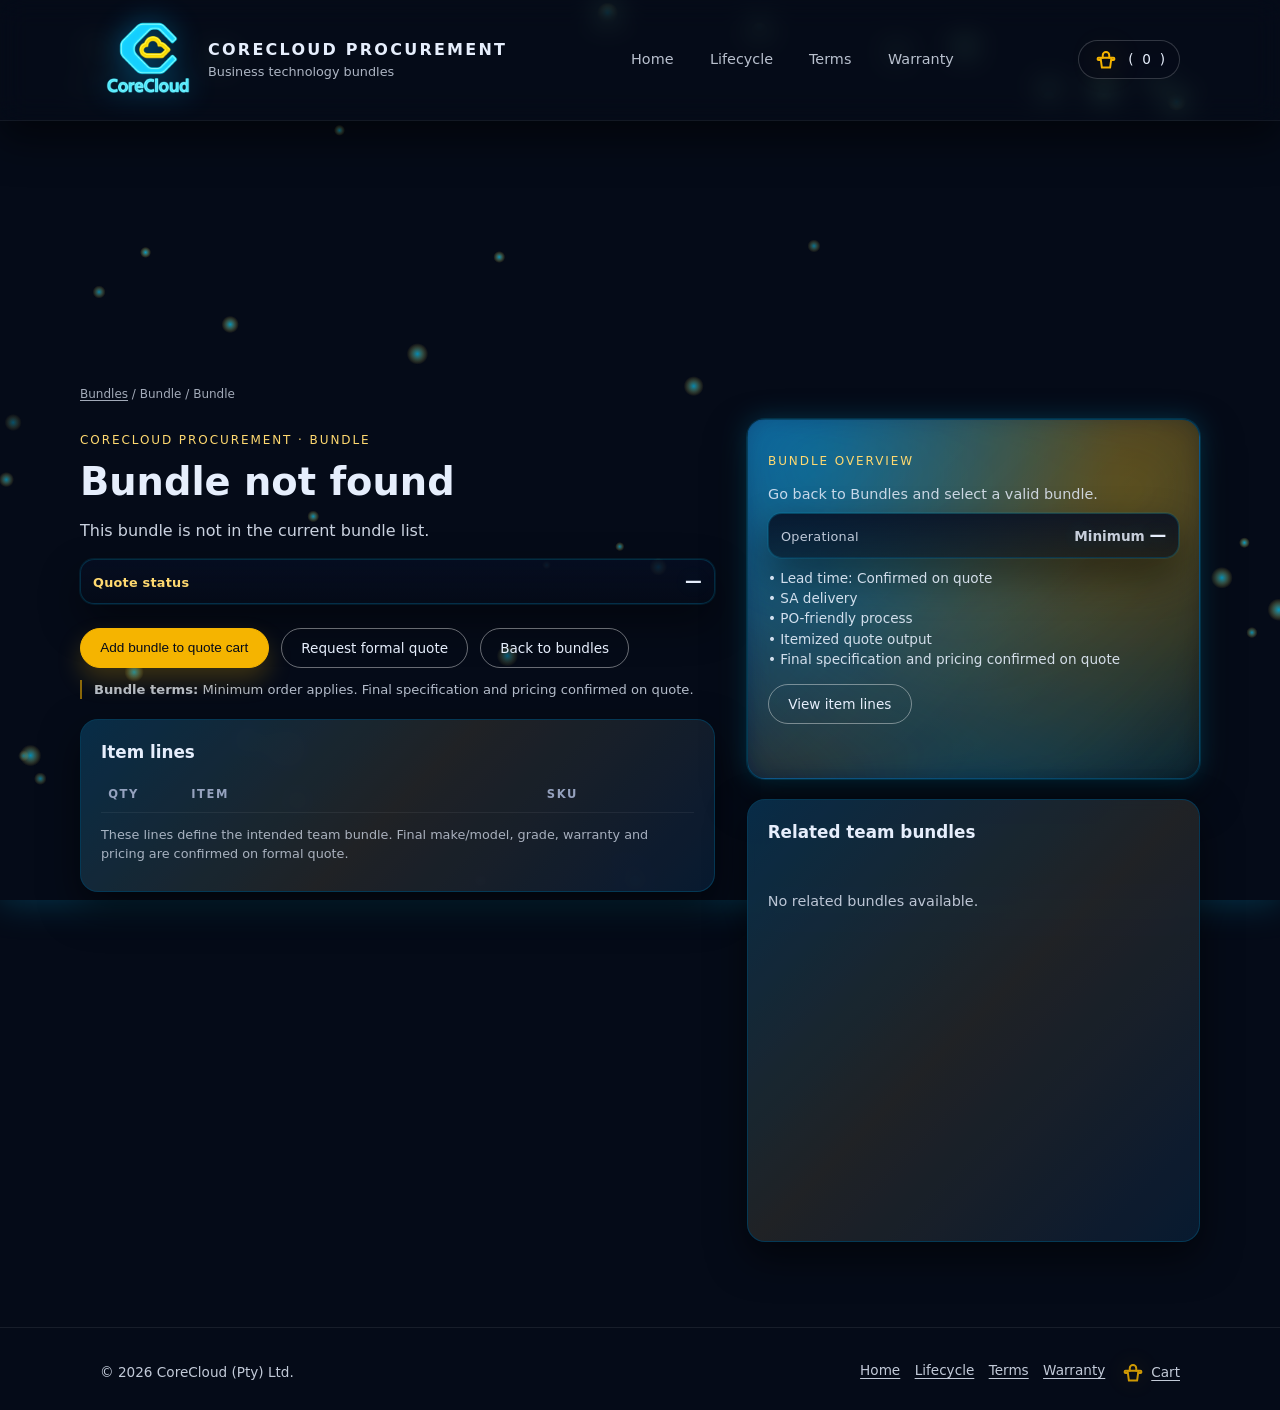
<file: bundle.html>
<!DOCTYPE html>
<html lang="en">
<head>
  <meta charset="UTF-8" />
  <meta name="viewport" content="width=device-width,initial-scale=1" />

  <title>Bundle — CoreCloud Procurement</title>
  <meta name="description" content="Business technology bundle details — CoreCloud Procurement. Quote-first procurement, SA delivery, role-based bundle lines." />

  <link rel="preload" href="assets/css/marketplace.css" as="style" />
  <link rel="stylesheet" href="assets/css/marketplace.css" />
  <link rel="preload" href="assets/images/corecloud-neon-logo.png" as="image" />
  <link rel="icon" href="assets/images/corecloud-neon-logo.png" />
  <link rel="prefetch" href="assets/data/bundles.by_promotion.json" as="fetch" crossorigin="anonymous" />
  <script defer src="assets/js/auth.js"></script>

  <link rel="canonical" href="https://access-mark.github.io/CoreCloud-Procurement-v2-Lead-Capture/bundle.html" />
  <meta name="robots" content="index, follow" />
  <meta name="theme-color" content="#050b18" />

  <style>
    /* =======================
       BASE (match HOME exactly)
       ======================= */
    html, body{ margin:0; padding:0; min-height:100%; }
    body{
      font-family: system-ui, -apple-system, BlinkMacSystemFont, "Segoe UI", sans-serif;
      background:#050b18;
      color:#e6eefc;
      line-height:1.5;
      position:relative;
      overflow-x:hidden;
    }
    a{ color:inherit; text-decoration:none; }
    .ccm-shell{ width:100%; max-width:1120px; margin:0 auto; padding:0 1.25rem; }
    .ccm-main{ padding-top:135px; } /* keep identical to HOME */

    .ccm-header{
      position:fixed; top:0; left:0; right:0; z-index:20;
      backdrop-filter:blur(14px);
      background:rgba(5,11,24,0.94);
      border-bottom:1px solid rgba(255,255,255,0.06);
      box-shadow:0 18px 40px rgba(0,0,0,0.55);
    }
    .ccm-header-inner{
      display:flex; align-items:center; justify-content:space-between;
      height:120px; column-gap:1.5rem;
    }
    .ccm-brand{ display:flex; align-items:center; gap:.75rem; }
    .ccm-logo{ height:96px; filter:drop-shadow(0 0 14px rgba(0,180,255,0.45)); }
    .ccm-brand-text{ display:flex; flex-direction:column; }
    .ccm-brand-title{ font-weight:600; font-size:1rem; }
    .ccm-brand-tagline{ font-size:.8rem; color:rgba(230,238,252,0.75); }

    .ccm-nav{ display:flex; align-items:center; gap:.75rem; }
    .ccm-nav-link{
      padding:.4rem .75rem; border-radius:999px; font-size:.9rem; opacity:.8;
      transition:background .16s ease, opacity .16s ease, transform .08s ease, box-shadow .16s ease;
    }
    .ccm-nav-link:hover{ opacity:1; background:rgba(255,255,255,0.06); transform:translateY(-1px); }
    .ccm-nav-link.is-active{ background:#f5b400; color:#050b18; opacity:1; box-shadow:0 0 0 1px rgba(245,180,0,.45), 0 14px 30px rgba(245,180,0,.22); }

    .ccm-actions{ display:flex; align-items:center; gap:.75rem; }

    /* Header basket (match index/cart changes) */
    .ccm-cart-link{
      font-size:.85rem; padding:.35rem .9rem; border-radius:999px;
      border:1px solid rgba(255,255,255,0.18);
      background:rgba(5,11,24,0.8);
      display:inline-flex; align-items:center; gap:.55rem;
    }
    .ccm-cart-ico{
      width:26px; height:26px; display:inline-block;
      color:#f5b400;
      filter:drop-shadow(0 0 14px rgba(245,180,0,0.28));
    }

    .ccm-burger{
      display:none; background:none; border:1px solid rgba(255,255,255,.4);
      color:#e6eefc; padding:.35rem .7rem; border-radius:999px;
      font-size:.8rem; cursor:pointer;
    }
    .ccm-burger span{ display:block; width:16px; height:1.6px; background:#e6eefc; margin:3px 0; }

    .badge{ font-size:.75rem; text-transform:uppercase; letter-spacing:.16em; color:#ffd970; margin-bottom:.75rem; }
    h1{ font-size:2.4rem; line-height:1.1; margin:0 0 1rem; }
    .subtitle{ font-size:1rem; max-width:36rem; color:rgba(230,238,252,0.88); }

    .ccm-btn{
      display:inline-flex; align-items:center; justify-content:center;
      padding:.55rem 1.2rem; border-radius:999px;
      border:1px solid transparent; font-size:.85rem; cursor:pointer;
      transition:background .16s ease, border-color .16s ease, transform .08s ease, box-shadow .16s ease;
      white-space:nowrap;
    }
    .ccm-btn.primary{ background:#f5b400; color:#050b18; border-color:#f5b400; box-shadow:0 12px 24px rgba(245,180,0,.22); }
    .ccm-btn.primary:hover{ transform:translateY(-1px); box-shadow:0 18px 34px rgba(245,180,0,.26); }
    .ccm-btn.ghost{ background:transparent; border-color:rgba(255,255,255,0.4); }
    .ccm-btn.ghost:hover{ background:rgba(255,255,255,0.06); box-shadow:0 0 0 1px rgba(0,198,255,.22), 0 16px 34px rgba(0,198,255,.12); }
    .ccm-btn.small{ padding:.35rem .8rem; font-size:.8rem; }

    .product-card{
      border-radius:18px;
      padding:1rem 1rem 1.05rem;
      background:rgba(9,18,40,0.88);
      border:1px solid rgba(0,198,255,0.38);
      box-shadow:
        0 16px 38px rgba(0,0,0,0.55),
        0 0 0 1px rgba(255,255,255,0.04) inset,
        0 0 22px rgba(0,198,255,0.18);
      backdrop-filter:blur(14px);
      position:relative;
      overflow:hidden;
    }
    .product-card:before{
      content:"";
      position:absolute; inset:-1px;
      border-radius:18px;
      pointer-events:none;
      background:linear-gradient(135deg, rgba(0,198,255,0.22), rgba(245,180,0,0.14), rgba(0,198,255,0.08));
      opacity:.9;
      mix-blend-mode:screen;
      filter:blur(.0px);
    }
    .product-card > *{ position:relative; z-index:1; }
    .product-card:hover{
      transform:translateY(-2px);
      border-color:rgba(0,198,255,.28);
      box-shadow:0 0 0 1px rgba(0,198,255,.16), 0 24px 54px rgba(0,0,0,.62);
    }
    .p-sub{ font-size:.85rem; color:rgba(230,238,252,0.8); margin:.25rem 0; }
    .p-meta{ font-size:.8rem; color:rgba(230,238,252,0.7); margin-bottom:.5rem; }
    .p-actions{ display:flex; gap:.5rem; margin-top:.35rem; flex-wrap:wrap; }
    .empty{ font-size:.9rem; color:rgba(230,238,252,0.8); padding:1rem 0; }

    /* Make related/featured titles yellow (match index change) */
    .product-card h3{ color:#ffd970; }

    .hero-card{
      border-radius:18px; padding:1.25rem;
      background:radial-gradient(circle at top left, rgba(21,52,105,0.96), rgba(5,11,24,0.94));
      border:1px solid rgba(0,198,255,0.25);
      box-shadow:
        0 0 0 1px rgba(0,198,255,.14),
        0 0 26px rgba(0,198,255,.22),
        0 18px 40px rgba(0,0,0,0.6);
      backdrop-filter:blur(16px);
      position:relative;
      overflow:hidden;
    }
    .hero-card::after{
      content:"";
      position:absolute; inset:-2px;
      border-radius:20px;
      background:linear-gradient(135deg, rgba(0,198,255,.35), rgba(245,180,0,.25), rgba(0,198,255,.18));
      filter:blur(12px);
      opacity:.55;
      z-index:-1;
      pointer-events:none;
    }
    /* Highlight underglow (match HOME) */
    .hero-card::before{
      content:"";
      position:absolute;
      inset:-40px;
      background:radial-gradient(circle at 20% 20%, rgba(0,198,255,0.32), transparent 55%),
                 radial-gradient(circle at 80% 25%, rgba(245,180,0,0.30), transparent 60%),
                 radial-gradient(circle at 50% 100%, rgba(0,198,255,0.18), transparent 55%);
      filter:blur(18px);
      opacity:.9;
      pointer-events:none;
    }
    .hero-card > *{ position:relative; z-index:1; }

    .hc-tag{ font-size:.75rem; text-transform:uppercase; letter-spacing:.16em; color:#ffd970; margin-bottom:.75rem; }
    .hc-sub{ font-size:.9rem; color:rgba(230,238,252,0.86); }
    .hc-specs{ list-style:none; padding:0; margin:.6rem 0 0; font-size:.85rem; color:rgba(230,238,252,0.9); }

    .price-row{
      display:flex; align-items:baseline; justify-content:space-between;
      gap:.75rem; flex-wrap:wrap;
      margin:.45rem 0 .55rem;
      padding:.55rem .75rem;
      border-radius:14px;
      background:linear-gradient(180deg, rgba(6,14,34,.86), rgba(5,11,24,.62));
      border:1px solid rgba(0,198,255,.18);
      box-shadow:0 0 0 1px rgba(0,198,255,.10), 0 18px 40px rgba(0,0,0,.45);
    }
    .price-label{ font-size:.8rem; opacity:.82; letter-spacing:.02em; }
    .price{
      display:inline-flex; align-items:baseline; gap:.3rem;
      font-weight:700;
      white-space:nowrap; /* keep "R" and value on same line */
      text-shadow:0 0 18px rgba(0,198,255,.22);
    }
    .price .cur{ font-size:.85rem; opacity:.9; }
    .price .amt{ font-size:1.05rem; }

    /* Make Quote status bold yellow */
    .price-label.vat{
      color:#ffd970;
      font-weight:800;
      opacity:1;
    }

    .terms-note{
      margin-top:.75rem;
      font-size:.82rem;
      color:rgba(230,238,252,0.78);
      border-left:2px solid rgba(245,180,0,.55);
      padding-left:.75rem;
    }

    .ccm-footer{
      border-top:1px solid rgba(255,255,255,0.08);
      background:#050712;
      padding:2rem 0 1.5rem;
      margin-top:2.5rem;
    }

    #bgParticles{
      position:fixed; inset:0; width:100vw; height:100vh;
      z-index:0; pointer-events:none; filter:drop-shadow(0 0 18px rgba(0,198,255,.25));
    }
    body.has-particles .ccm-header,
    body.has-particles .ccm-main,
    body.has-particles .ccm-footer{ position:relative; z-index:1; background:transparent; }

    /* =======================
       TEAM BUNDLE BANNER (same as HOME)
       ======================= */
    .firesale-banner{
      position:fixed;
      top:120px; left:0; right:0;
      z-index:19;
      border-bottom:1px solid rgba(255,255,255,0.08);
      background:linear-gradient(90deg, rgba(245,180,0,0.16), rgba(0,198,255,0.14), rgba(245,180,0,0.16));
      backdrop-filter:blur(14px);
      box-shadow:0 18px 40px rgba(0,0,0,0.55);
      min-height:75px;
    }
    .firesale-inner{
      width:100%; max-width:1120px; margin:0 auto; padding:1.3rem 1.25rem;
      display:flex; align-items:center; justify-content:space-between; gap:1rem; flex-wrap:wrap;
    }
    .fs-left{ display:flex; align-items:center; gap:.75rem; flex-wrap:wrap; }
    .fs-badge{
      display:inline-flex; align-items:center; gap:.45rem;
      padding:.25rem .7rem;
      border-radius:999px;
      font-size:.72rem;
      font-weight:700;
      text-transform:uppercase;
      letter-spacing:.14em;
      color:#050b18;
      background:linear-gradient(135deg,#f5b400,#ffd970);
      box-shadow:0 10px 22px rgba(245,180,0,0.28), 0 0 18px rgba(245,180,0,0.35);
    }
    .fs-text{ font-size:.85rem; color:rgba(230,238,252,0.92); }
    .fs-text strong{ color:#ffd970; }
    .fs-cta{ display:flex; gap:.5rem; align-items:center; }
    .fs-mini{ font-size:.78rem; padding:.38rem .85rem; }

    /* =======================
       BUNDLE PAGE LAYOUT (built from HOME components)
       ======================= */
    .pd-page{ padding:2.6rem 0 2.8rem; }
    .crumbs{
      font-size:.75rem; color:rgba(230,238,252,0.7);
      margin-bottom:1rem;
    }
    .crumbs a{ text-decoration:underline; text-underline-offset:2px; }

    .pd-top{
      display:flex;
      gap:2rem;
      align-items:flex-start;
    }
    .pd-left{ flex:1.4; }
    .pd-right{ flex:1; }

    .pd-block{
      border-radius:18px;
      padding:1.25rem;
      background:rgba(9,18,40,0.88);
      border:1px solid rgba(0,198,255,0.22);
      box-shadow:0 16px 38px rgba(0,0,0,0.55);
      backdrop-filter:blur(14px);
      position:relative;
      overflow:hidden;
      margin-top:1.25rem;
    }
    .pd-block:before{
      content:"";
      position:absolute; inset:-1px;
      border-radius:18px;
      pointer-events:none;
      background:linear-gradient(135deg, rgba(0,198,255,0.18), rgba(245,180,0,0.12), rgba(0,198,255,0.06));
      opacity:.85;
      mix-blend-mode:screen;
    }
    .pd-block > *{ position:relative; z-index:1; }
    .pd-block h3{ margin:0 0 .75rem; font-size:1.05rem; }

    .spec-table{ width:100%; border-collapse:collapse; font-size:.85rem; }
    .spec-table th, .spec-table td{
      text-align:left;
      padding:.55rem .45rem;
      border-bottom:1px solid rgba(255,255,255,0.06);
      vertical-align:top;
    }
    .spec-table th{
      font-size:.72rem;
      letter-spacing:.14em;
      text-transform:uppercase;
      color:rgba(156,169,198,0.95);
      font-weight:700;
    }
    .spec-table td:first-child{
      width:14%;
      font-weight:700;
      color:rgba(188,216,255,0.96);
    }

    .related-grid{
      display:grid;
      gap:1.25rem;
      grid-template-columns:repeat(auto-fit,minmax(260px,1fr));
      margin-top:1rem;
    }

    /* On bundle page, give content breathing room under fixed banner (HOME keeps main at 175px). */
    .pd-page{ padding-top: calc(2.6rem + 75px); } /* banner min-height */

    @media (max-width:880px){
      .pd-top{ flex-direction:column; }
    }
    @media (max-width:720px){
      .firesale-banner{ top:0; position:sticky; }
      .firesale-inner{ padding:.65rem 1.1rem; }
      .fs-text{ font-size:.82rem; }

      .ccm-header-inner{ height:auto; padding:.75rem 0; }
      .ccm-logo{ height:72px; }
      .ccm-burger{ display:inline-flex; }
      .ccm-nav{ display:none; flex-direction:column; align-items:flex-start; margin-top:.75rem; width:100%; }
      .ccm-nav.open{
        display:flex;
        background:radial-gradient(circle at top, rgba(11,22,52,0.98), rgba(5,11,24,0.98));
        padding:.75rem .9rem;
        border-radius:18px;
        border:1px solid rgba(255,255,255,0.08);
        box-shadow:0 18px 40px rgba(0,0,0,0.8);
      }
      .ccm-main{ padding-top:135px; }
      .pd-page{ padding-top:2.6rem; } /* sticky banner does not overlay */
    }
  </style>
</head>

<body class="has-particles">
  <canvas id="bgParticles" aria-hidden="true"></canvas>

  <!-- HEADER (same as HOME) -->
  <header class="ccm-header">
    <div class="ccm-shell ccm-header-inner">
      <a href="index.html" class="ccm-brand">
        <img src="assets/images/corecloud-neon-logo.png" alt="CoreCloud Procurement" class="ccm-logo" width="256" height="256" decoding="async" />
        <div class="ccm-brand-text">
          <span class="ccm-brand-title">CoreCloud Procurement</span>
          <span class="ccm-brand-tagline">Business technology bundles</span>
        </div>
      </a>

      <nav class="ccm-nav" aria-label="Main navigation">
        <a href="index.html" class="ccm-nav-link">Home</a>
        <a href="lifecycle.html" class="ccm-nav-link">Lifecycle</a>
        <a href="terms.html" class="ccm-nav-link">Terms</a>
        <a href="warranty.html" class="ccm-nav-link">Warranty</a>
      </nav>

      <div class="ccm-actions">
        <!-- Cart -> Basket icon (match index/cart changes) -->
        <a href="cart.html" class="ccm-cart-link" aria-label="Basket">
          <svg class="ccm-cart-ico" viewBox="0 0 24 24" fill="none" aria-hidden="true">
            <path d="M7 10h10l-1.2 9H8.2L7 10Z" stroke="currentColor" stroke-width="1.8" stroke-linejoin="round"/>
            <path d="M9 10V7.6A3 3 0 0 1 12 4.6a3 3 0 0 1 3 3V10" stroke="currentColor" stroke-width="1.8" stroke-linecap="round"/>
            <path d="M6.4 10H5.2c-.6 0-1 .4-1 1v0c0 .6.4 1 1 1H6.6" stroke="currentColor" stroke-width="1.8" stroke-linecap="round"/>
            <path d="M17.4 10h1.4c.6 0 1 .4 1 1v0c0 .6-.4 1-1 1H17.2" stroke="currentColor" stroke-width="1.8" stroke-linecap="round"/>
          </svg>
          (<span id="ccmCartCount">0</span>)
        </a>
        <button class="ccm-burger" id="menuToggle" aria-label="Toggle navigation" aria-expanded="false">
          <span></span><span></span><span></span>
        </button>
      </div>
    </div>
  </header>
  </div>

  <main class="ccm-main">
    <section class="ccm-shell pd-page" id="top">
      <p class="crumbs">
        <a href="index.html#featured">Bundles</a> /
        <span id="crumbPromo">Bundle</span> /
        <span id="crumbBundle">Bundle</span>
      </p>

      <div class="pd-top">
        <!-- LEFT -->
        <div class="pd-left">
          <p class="badge" id="badgeLine">CoreCloud Procurement · Bundle</p>
          <h1 id="bundleTitle">Loading…</h1>
          <p class="subtitle" id="bundleMeta">Pulling bundle details…</p>

          <div class="price-row" aria-label="Bundle total price">
            <span class="price-label vat">Quote status</span>
            <span class="price"><span class="cur"></span><span class="amt" id="bundlePriceAmt">Formal quote</span></span>
          </div>

          <div style="display:flex;flex-wrap:wrap;gap:.75rem;margin:1.5rem 0 .75rem;">
            <button class="ccm-btn primary" id="addToCartBtn">Add bundle to quote cart</button>
            <a href="cart.html?quote=1" class="ccm-btn ghost">Request formal quote</a>
            <a href="index.html#featured" class="ccm-btn ghost">Back to bundles</a>
          </div>

          <div class="terms-note">
            <strong>Bundle terms:</strong> Minimum order applies. Final specification and pricing confirmed on quote.
          </div>

          <div class="pd-block" id="itemsBlock">
            <h3>Item lines</h3>
            <table class="spec-table" id="itemsTable">
              <thead>
                <tr>
                  <th style="width:14%;">Qty</th>
                  <th>Item</th>
                  <th style="width:26%;">SKU</th>
                </tr>
              </thead>
              <tbody></tbody>
            </table>
            <p class="p-meta" style="margin-top:.7rem;">
              These lines define the intended team bundle. Final make/model, grade, warranty and pricing are confirmed on formal quote.
            </p>
          </div>
        </div>

        <!-- RIGHT -->
        <div class="pd-right">
          <div class="hero-card">
            <p class="hc-tag">Bundle overview</p>
            <p class="hc-sub" id="overviewLine">Loading summary…</p>

            <div class="price-row" aria-label="Stock and lead time">
              <span class="price-label">Operational</span>
              <span class="price">
                <span class="cur" style="opacity:.85;">Minimum</span>
                <span class="amt" id="stockText">—</span>
              </span>
            </div>

            <ul class="hc-specs" id="overviewList">
              <li id="liLead">• Lead time: Confirmed on quote</li>
              <li>• SA delivery</li>
              <li>• PO-friendly process</li>
              <li>• Itemized quote output</li>
              <li>• Final specification and pricing confirmed on quote</li>
            </ul>

            <a href="#itemsBlock" class="ccm-btn ghost" style="margin-top:.9rem;display:inline-flex;">View item lines</a>
          </div>

          <div class="pd-block">
            <h3>Related team bundles</h3>
            <div class="related-grid" id="relatedGrid" aria-live="polite"></div>
          </div>
        </div>
      </div>
    </section>
  </main>

 <!-- FOOTER -->
  <footer class="ccm-footer">
    <div class="ccm-shell" style="font-size:.85rem;opacity:.85;display:flex;flex-wrap:wrap;gap:1rem;align-items:center;justify-content:space-between;">
      <div>© <span id="year"></span> CoreCloud (Pty) Ltd.</div>
      <div style="display:flex;gap:.9rem;flex-wrap:wrap;">
        <a href="index.html" style="text-decoration:underline;text-underline-offset:3px;">Home</a>
        <a href="lifecycle.html" style="text-decoration:underline;text-underline-offset:3px;">Lifecycle</a>
        <a href="terms.html" style="text-decoration:underline;text-underline-offset:3px;">Terms</a>
        <a href="warranty.html" style="text-decoration:underline;text-underline-offset:3px;">Warranty</a>
        <!-- Footer cart -> Basket icon yellow (match index/cart changes) -->
        <a href="cart.html" style="text-decoration:underline;text-underline-offset:3px;display:inline-flex;align-items:center;gap:.35rem;">
          <svg class="ccm-cart-ico" viewBox="0 0 24 24" fill="none" aria-hidden="true">
            <path d="M7 10h10l-1.2 9H8.2L7 10Z" stroke="currentColor" stroke-width="1.8" stroke-linejoin="round"/>
            <path d="M9 10V7.6A3 3 0 0 1 12 4.6a3 3 0 0 1 3 3V10" stroke="currentColor" stroke-width="1.8" stroke-linecap="round"/>
            <path d="M6.4 10H5.2c-.6 0-1 .4-1 1v0c0 .6.4 1 1 1H6.6" stroke="currentColor" stroke-width="1.8" stroke-linecap="round"/>
            <path d="M17.4 10h1.4c.6 0 1 .4 1 1v0c0 .6-.4 1-1 1H17.2" stroke="currentColor" stroke-width="1.8" stroke-linecap="round"/>
          </svg>
          Cart
        </a>
      </div>
    </div>
  </footer>

  <script>
    // Year
    document.getElementById('year').textContent = new Date().getFullYear();

    // Mobile nav toggle (same as HOME)
    (function(){
      const toggle = document.getElementById('menuToggle');
      const nav = document.querySelector('.ccm-nav');
      if(!toggle || !nav) return;
      toggle.addEventListener('click', () => {
        const open = nav.classList.toggle('open');
        toggle.setAttribute('aria-expanded', String(open));
      });
    })();

    // Cart helpers
    function getCart(){
      try{ return JSON.parse(localStorage.getItem('ccm-cart') || '[]'); }
      catch(e){ return []; }
    }
    function setCart(c){ localStorage.setItem('ccm-cart', JSON.stringify(c)); }
    function updateCartCount(){
      const c = getCart();
      const span = document.getElementById('ccmCartCount');
      if(span) span.textContent = String(c.length);
    }
    updateCartCount();

    // Helpers
    function safe(s){ return String(s || '').trim(); }
    function formatZAR(n){
      const v = Number(n);
      if(!isFinite(v)) return '—';
      return v.toLocaleString('en-ZA', { minimumFractionDigits: 2, maximumFractionDigits: 2 });
    }

    const params = new URLSearchParams(location.search);
    const bundleName = params.get('bundle') ? decodeURIComponent(params.get('bundle')) : '';

    let ALL = [];
    let CURRENT = null;

    function renderNotFound(){
      document.title = 'Bundle not found — CoreCloud Procurement';
      document.getElementById('badgeLine').textContent = 'CoreCloud Procurement · Bundle';
      document.getElementById('bundleTitle').textContent = 'Bundle not found';
      document.getElementById('bundleMeta').textContent = 'This bundle is not in the current bundle list.';
      document.getElementById('bundlePriceAmt').textContent = '—';
      document.getElementById('overviewLine').textContent = 'Go back to Bundles and select a valid bundle.';
      document.getElementById('stockText').textContent = '—';
      document.getElementById('liLead').textContent = '• Lead time: Confirmed on quote';
      document.querySelector('#itemsTable tbody').innerHTML = '';
      document.getElementById('relatedGrid').innerHTML = '<p class="empty">No related bundles available.</p>';
      const addBtn = document.getElementById('addToCartBtn');
      if(addBtn) addBtn.disabled = true;
      document.getElementById('crumbPromo').textContent = 'Bundle';
      document.getElementById('crumbBundle').textContent = 'Bundle';
    }

    function renderRelated(){
      const grid = document.getElementById('relatedGrid');
      const samePromo = ALL
        .filter(x => String(x.promotion_id) === String(CURRENT.promotion_id) && safe(x.bundle) !== safe(CURRENT.bundle))
        .slice(0, 6);

      if(!samePromo.length){
        grid.innerHTML = '<p class="empty">No related bundles are available right now.</p>';
        return;
      }

      grid.innerHTML = samePromo.map(b => {
        const items = Array.isArray(b.items) ? b.items : [];
        const units = items.reduce((acc,i)=>acc + (Number(i.qty)||0), 0);
        return `
          <article class="product-card">
            <p class="p-meta">${safe(b.category) || 'Team Bundle'} · Minimum ${Number(b.minimum_units||units)||units} users</p>
            <h3 style="margin:.25rem 0 .45rem;">${safe(b.bundle) || `BUNDLE ${safe(b.promotion_id)}`}</h3>

            <div class="price-row" aria-label="Bundle total price">
              <span class="price-label vat">Quote status</span>
              <span class="price"><span class="cur"></span><span class="amt">Formal quote</span></span>
            </div>

            <p class="p-sub"><strong>Outcome:</strong> ${safe(b.outcome) || 'Curated team technology bundle.'}</p><p class="p-sub">Bundle lines: ${items.length} · Included units: ${units}</p>
            <div class="p-actions">
              <a class="ccm-btn small ghost" href="bundle.html?bundle=${encodeURIComponent(safe(b.bundle))}">Details</a>
              <button class="ccm-btn small primary" data-add="${encodeURIComponent(safe(b.bundle))}">Add</button>
            </div>
            <p class="p-meta" style="margin-top:.6rem;">Lead time: ${safe(b.lead_time)||'Confirmed on quote'}</p>
            <p class="p-meta" style="margin-top:.2rem;">Minimum order applies. Final specification and pricing confirmed on quote.</p>
          </article>
        `;
      }).join('');

      grid.querySelectorAll('button[data-add]').forEach(btn=>{
        btn.addEventListener('click', ()=>{
          const name = decodeURIComponent(btn.dataset.add);
          const b = ALL.find(x => safe(x.bundle) === safe(name));
          if(!b) return;

          const items = Array.isArray(b.items) ? b.items : [];
          const units = items.reduce((acc,i)=>acc + (Number(i.qty)||0), 0);

          const cart = getCart();
          cart.push({
            type:'bundle',
            promotion_id: b.promotion_id,
            bundle: safe(b.bundle),
            name: safe(b.bundle),
            qty: 1,
            total_price: b.total_price,
            currency: b.currency || 'ZAR',
            units: units,
            lead_time: safe(b.lead_time),
            bundle_terms: safe(b.bundle_terms) || 'Minimum order applies. Final specification and pricing confirmed on quote.',
            category: safe(b.category),
            minimum_units: Number(b.minimum_units || units),
            outcome: safe(b.outcome),
            items: items
          });
          setCart(cart);
          updateCartCount();
          alert('Business technology bundle added to quote cart');
        });
      });
    }

    function renderBundle(b){
      CURRENT = b;

      const title = safe(b.bundle) || `BUNDLE ${safe(b.promotion_id)}`;
      const promoId = safe(b.promotion_id);
      const items = Array.isArray(b.items) ? b.items : [];
      const lines = items.length;
      const units = items.reduce((acc,i)=>acc + (Number(i.qty)||0), 0);
      const stockBundles = Number(b.stock_bundles || 1);
      const lead = safe(b.lead_time) || 'Confirmed on quote';

      document.title = `${title} — CoreCloud Procurement`;

      // canonical per bundle
      const can = document.querySelector('link[rel="canonical"]');
      if(can) can.href = `${location.origin}${location.pathname}?bundle=${encodeURIComponent(title)}`;

      document.getElementById('crumbPromo').textContent = `BUNDLE ${promoId}`;
      document.getElementById('crumbBundle').textContent = title;

      document.getElementById('badgeLine').textContent = `CoreCloud verified · ${safe(b.category) || 'Business technology bundle'}`;
      document.getElementById('bundleTitle').textContent = title;

      document.getElementById('bundleMeta').textContent =
        `${safe(b.category) || 'Team Bundle'} · Minimum ${Number(b.minimum_units||units)||units} users · ${lines} lines · ${units} included units · Lead: ${lead}`;

      document.querySelector('#bundlePriceAmt').previousElementSibling.textContent = ''; document.getElementById('bundlePriceAmt').textContent = 'Formal quote';
      document.getElementById('overviewLine').textContent =
        `${safe(b.outcome) || 'Quote-first team procurement'} · ${lines} bundle lines · ${units} included units · Minimum ${Number(b.minimum_units||units)||units} users.`;

      document.getElementById('stockText').textContent = String(Number(b.minimum_units||units)||units) + ' users';
      document.getElementById('liLead').textContent = `• Lead time: ${lead}`;

      // items table
      const tbody = document.querySelector('#itemsTable tbody');
      tbody.innerHTML = items.map(i => {
        const qty = Number(i.qty) || 0;
        const name = safe(i.name) || 'Item';
        const sku = safe(i.sku) || '-';
        return `<tr><td>${qty}</td><td>${name}</td><td>${sku}</td></tr>`;
      }).join('');

      // add to cart
      document.getElementById('addToCartBtn').onclick = () => {
        const cart = getCart();
        cart.push({
          type:'bundle',
          promotion_id: b.promotion_id,
          bundle: safe(b.bundle),
          name: safe(b.bundle),
          qty: 1,
          total_price: b.total_price,
          currency: b.currency || 'ZAR',
          units: units,
          lead_time: lead,
          bundle_terms: safe(b.bundle_terms) || 'Minimum order applies. Final specification and pricing confirmed on quote.',
          category: safe(b.category),
          minimum_units: Number(b.minimum_units || units),
          outcome: safe(b.outcome),
          items: items
        });
        setCart(cart);
        updateCartCount();
        alert('Business technology bundle added to quote cart');
      };

      renderRelated();
    }

    async function load(){
      try{
        const res = await fetch('assets/data/bundles.by_promotion.json', { cache:'force-cache' });
        const data = await res.json();
        ALL = Array.isArray(data) ? data : [];

        if(!ALL.length){ renderNotFound(); return; }

        const found = ALL.find(x => safe(x.bundle) === safe(bundleName)) || null;
        if(!found){ renderNotFound(); return; }

        renderBundle(found);
      }catch(e){
        renderNotFound();
      }
    }

    // Particles (same as HOME)
    (function(){
      const c = document.getElementById('bgParticles');
      if(!c) return;
      const ctx = c.getContext('2d');
      let w, h, dpr = window.devicePixelRatio || 1;

      function resize(){
        const bw = window.innerWidth, bh = window.innerHeight;
        c.style.width = bw+'px'; c.style.height = bh+'px';
        c.width = Math.floor(bw*dpr); c.height = Math.floor(bh*dpr);
        ctx.setTransform(dpr,0,0,dpr,0,0);
        w=bw; h=bh;
      }
      resize(); window.addEventListener('resize', resize);

      const COUNT = 46;
      const parts = Array.from({length:COUNT}).map(() => ({
        x: Math.random()*w, y: Math.random()*h,
        r: 1.2 + Math.random()*2.4,
        vx: -0.22 + Math.random()*0.44,
        vy: -0.22 + Math.random()*0.44,
        o: 0.22 + Math.random()*0.42
      }));

      function tick(){
        ctx.clearRect(0,0,w,h);
        for(const p of parts){
          p.x += p.vx; p.y += p.vy;
          if(p.x < -20) p.x = w+10;
          if(p.x > w+20) p.x = -10;
          if(p.y < -20) p.y = h+10;
          if(p.y > h+20) p.y = -10;

          const grad = ctx.createRadialGradient(p.x,p.y,0,p.x,p.y,p.r*4);
          grad.addColorStop(0, `rgba(0,198,255,${p.o+0.15})`);
          grad.addColorStop(0.8, `rgba(255,210,63,0)`);
          ctx.fillStyle = grad;
          ctx.beginPath();
          ctx.arc(p.x,p.y,p.r*4,0,Math.PI*2);
          ctx.fill();
        }
        requestAnimationFrame(tick);
      }
      tick();
    })();

    load();
  </script>
</body>
</html>
</file>
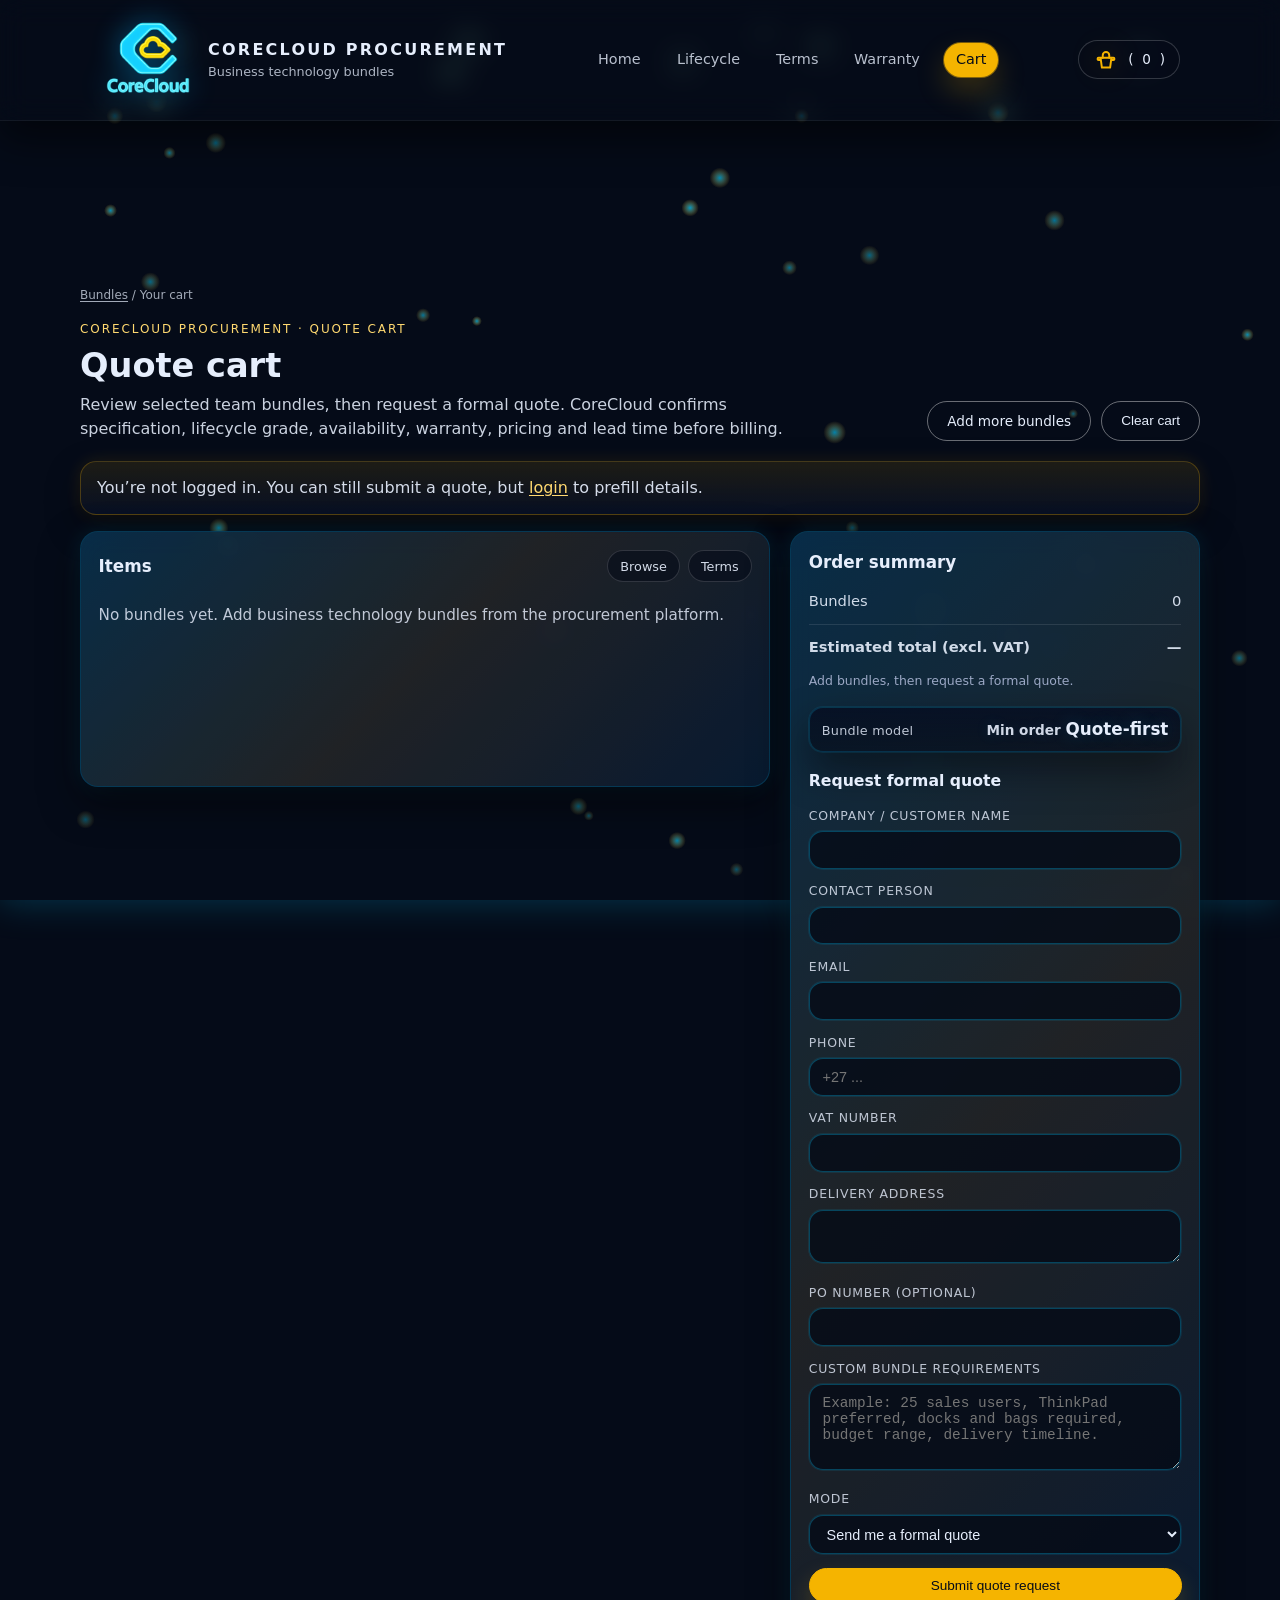
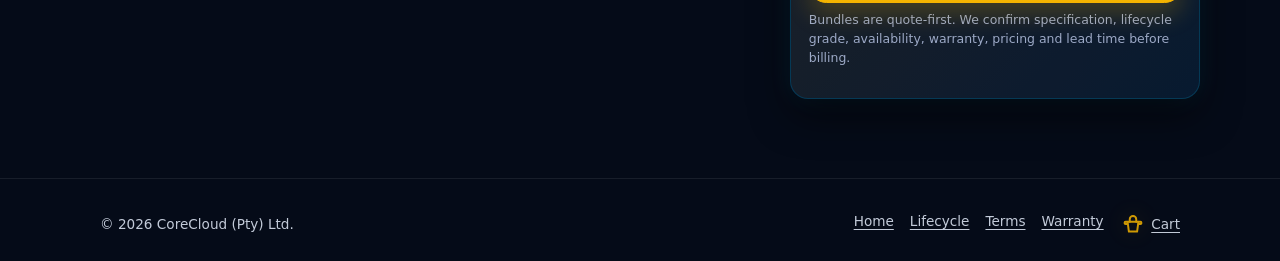
<file: cart.html>
<!DOCTYPE html>
<html lang="en">
<head>
  <meta charset="UTF-8" />
  <meta name="viewport" content="width=device-width,initial-scale=1" />

  <title>Quote Cart — CoreCloud Procurement</title>
  <meta name="description" content="Quote cart — CoreCloud Procurement. Business technology bundles are quote-first with minimum-order deployment packages." />

  <link rel="preload" href="assets/css/marketplace.css" as="style" />
  <link rel="stylesheet" href="assets/css/marketplace.css" />
  <link rel="preload" href="assets/images/corecloud-neon-logo.png" as="image" />
  <link rel="icon" href="assets/images/corecloud-neon-logo.png" />
  <script defer src="assets/js/auth.js"></script>

  <meta name="theme-color" content="#050b18" />
  <link rel="canonical" href="https://access-mark.github.io/CoreCloud-Procurement-v2-Lead-Capture/cart.html" />

  <style>
    /* =======================
       MATCH HOME/BUNDLE BASE
       ======================= */
    html, body{ margin:0; padding:0; min-height:100%; }
    body{
      font-family: system-ui, -apple-system, BlinkMacSystemFont, "Segoe UI", sans-serif;
      background:#050b18;
      color:#e6eefc;
      line-height:1.5;
      position:relative;
      overflow-x:hidden;
    }
    a{ color:inherit; text-decoration:none; }
    .ccm-shell{ width:100%; max-width:1120px; margin:0 auto; padding:0 1.25rem; }
    .ccm-main{ padding-top:135px; }

    .ccm-header{
      position:fixed; top:0; left:0; right:0; z-index:20;
      backdrop-filter:blur(14px);
      background:rgba(5,11,24,0.94);
      border-bottom:1px solid rgba(255,255,255,0.06);
      box-shadow:0 18px 40px rgba(0,0,0,0.55);
    }
    .ccm-header-inner{
      display:flex; align-items:center; justify-content:space-between;
      height:120px; column-gap:1.5rem;
    }
    .ccm-brand{ display:flex; align-items:center; gap:.75rem; }
    .ccm-logo{ height:96px; filter:drop-shadow(0 0 14px rgba(0,180,255,0.45)); }
    .ccm-brand-text{ display:flex; flex-direction:column; }
    .ccm-brand-title{ font-weight:600; font-size:1rem; }
    .ccm-brand-tagline{ font-size:.8rem; color:rgba(230,238,252,0.75); }

    .ccm-nav{ display:flex; align-items:center; gap:.75rem; }
    .ccm-nav-link{
      padding:.4rem .75rem; border-radius:999px; font-size:.9rem; opacity:.8;
      transition:background .16s ease, opacity .16s ease, transform .08s ease, box-shadow .16s ease;
    }
    .ccm-nav-link:hover{ opacity:1; background:rgba(255,255,255,0.06); transform:translateY(-1px); }
    .ccm-nav-link.is-active{
      background:#f5b400; color:#050b18; opacity:1;
      box-shadow:0 0 0 1px rgba(245,180,0,.45), 0 14px 30px rgba(245,180,0,.22);
    }

    .ccm-actions{ display:flex; align-items:center; gap:.75rem; }

    /* Header basket (match index changes) */
    .ccm-cart-link{
      font-size:.85rem; padding:.35rem .9rem; border-radius:999px;
      border:1px solid rgba(255,255,255,0.18);
      background:rgba(5,11,24,0.8);
      display:inline-flex; align-items:center; gap:.55rem;
    }
    .ccm-cart-ico{
      width:26px; height:26px; display:inline-block;
      color:#f5b400;
      filter:drop-shadow(0 0 14px rgba(245,180,0,0.28));
    }

    .ccm-burger{
      display:none; background:none; border:1px solid rgba(255,255,255,.4);
      color:#e6eefc; padding:.35rem .7rem; border-radius:999px;
      font-size:.8rem; cursor:pointer;
    }
    .ccm-burger span{ display:block; width:16px; height:1.6px; background:#e6eefc; margin:3px 0; }

    .ccm-btn{
      display:inline-flex; align-items:center; justify-content:center;
      padding:.55rem 1.2rem; border-radius:999px;
      border:1px solid transparent; font-size:.85rem; cursor:pointer;
      transition:background .16s ease, border-color .16s ease, transform .08s ease, box-shadow .16s ease;
      white-space:nowrap;
    }
    .ccm-btn.primary{ background:#f5b400; color:#050b18; border-color:#f5b400; box-shadow:0 12px 24px rgba(245,180,0,.22); }
    .ccm-btn.primary:hover{ transform:translateY(-1px); box-shadow:0 18px 34px rgba(245,180,0,.26); }
    .ccm-btn.ghost{ background:transparent; border-color:rgba(255,255,255,0.4); }
    .ccm-btn.ghost:hover{ background:rgba(255,255,255,0.06); box-shadow:0 0 0 1px rgba(0,198,255,.22), 0 16px 34px rgba(0,198,255,.12); }
    .ccm-btn.small{ padding:.35rem .8rem; font-size:.8rem; }

    /* =======================
       TEAM BUNDLES BANNER (HOME)
       ======================= */
    .firesale-banner{
      position:fixed;
      top:120px; left:0; right:0;
      z-index:19;
      border-bottom:1px solid rgba(255,255,255,0.08);
      background:linear-gradient(90deg, rgba(245,180,0,0.16), rgba(0,198,255,0.14), rgba(245,180,0,0.16));
      backdrop-filter:blur(14px);
      box-shadow:0 18px 40px rgba(0,0,0,0.55);
      min-height:75px;
    }
    .firesale-inner{
      width:100%; max-width:1120px; margin:0 auto; padding:1.3rem 1.25rem;
      display:flex; align-items:center; justify-content:space-between; gap:1rem; flex-wrap:wrap;
    }
    .fs-left{ display:flex; align-items:center; gap:.75rem; flex-wrap:wrap; }
    .fs-badge{
      display:inline-flex; align-items:center; gap:.45rem;
      padding:.25rem .7rem;
      border-radius:999px;
      font-size:.72rem;
      font-weight:700;
      text-transform:uppercase;
      letter-spacing:.14em;
      color:#050b18;
      background:linear-gradient(135deg,#f5b400,#ffd970);
      box-shadow:0 10px 22px rgba(245,180,0,0.28), 0 0 18px rgba(245,180,0,0.35);
    }
    .fs-text{ font-size:.85rem; color:rgba(230,238,252,0.92); }
    .fs-text strong{ color:#ffd970; }
    .fs-cta{ display:flex; gap:.5rem; align-items:center; }
    .fs-mini{ font-size:.78rem; padding:.38rem .85rem; }

    /* =======================
       CART PAGE UI (UPGRADED)
       ======================= */
    .cart-page{
      padding:1rem 0 2.4rem;
      padding-top: calc(1rem + 2px);
    }
    .crumbs{
      font-size:.75rem; color:rgba(230,238,252,0.7);
      margin-bottom:1rem;
    }
    .crumbs a{ text-decoration:underline; text-underline-offset:2px; }
    .cart-head{
      display:flex; align-items:flex-end; justify-content:space-between;
      gap:1rem; flex-wrap:wrap;
      margin-bottom:1.25rem;
    }
    .badge{
      font-size:.75rem; text-transform:uppercase; letter-spacing:.16em;
      color:#ffd970; margin:0 0 .6rem;
    }
    h1{ font-size:2.1rem; line-height:1.1; margin:0 0 .5rem; }
    .subtitle{ font-size:1rem; max-width:44rem; color:rgba(230,238,252,0.88); margin:0; }

    .cart-grid{
      display:grid;
      grid-template-columns: 1.6fr .95fr;
      gap:1.25rem;
      align-items:start;
    }
    @media (max-width: 980px){ .cart-grid{ grid-template-columns:1fr; } }

    .panel{
      border-radius:18px;
      padding:1.1rem 1.1rem 1.15rem;
      background:rgba(9,18,40,0.88);
      border:1px solid rgba(0,198,255,0.22);
      box-shadow:0 16px 38px rgba(0,0,0,0.55), 0 0 22px rgba(0,198,255,0.12);
      backdrop-filter:blur(14px);
      position:relative;
      overflow:hidden;
    }
    .panel:before{
      content:"";
      position:absolute; inset:-1px;
      border-radius:18px;
      pointer-events:none;
      background:linear-gradient(135deg, rgba(0,198,255,0.18), rgba(245,180,0,0.12), rgba(0,198,255,0.06));
      opacity:.85;
      mix-blend-mode:screen;
    }
    .panel > *{ position:relative; z-index:1; }

    .login-gate{
      margin:0 0 1rem 0;
      border-radius:16px;
      padding:.9rem 1rem;
      background:linear-gradient(180deg, rgba(245,180,0,0.10), rgba(9,18,40,0.70));
      border:1px solid rgba(245,180,0,0.25);
      box-shadow:0 14px 34px rgba(0,0,0,0.45), 0 0 18px rgba(245,180,0,0.12);
      color:rgba(230,238,252,0.92);
    }
    .login-gate a{ text-decoration:underline; text-underline-offset:2px; color:#ffd970; }

    .cart-items-top{
      display:flex; align-items:center; justify-content:space-between;
      gap:1rem; flex-wrap:wrap;
      margin-bottom:.35rem;
    }
    .cart-items-top h2{ margin:0; font-size:1.05rem; }
    .mini-actions{ display:flex; gap:.5rem; flex-wrap:wrap; }
    .mini-link{
      font-size:.8rem;
      padding:.35rem .75rem;
      border-radius:999px;
      border:1px solid rgba(255,255,255,0.16);
      background:rgba(5,11,24,0.65);
      opacity:.9;
    }
    .mini-link:hover{ opacity:1; box-shadow:0 0 0 1px rgba(0,198,255,.18), 0 16px 34px rgba(0,0,0,.5); }

    .cart-list{ margin-top:.6rem; }
    .cart-item{
      display:grid;
      grid-template-columns: 1fr auto;
      gap:1rem;
      padding:1rem 0;
      border-bottom:1px solid rgba(255,255,255,0.08);
    }
    .cart-item:last-child{ border-bottom:none; }

    .item-title{ margin:.05rem 0 .35rem; font-size:1.05rem; }
    .item-meta{
      font-size:.8rem;
      color:rgba(230,238,252,0.75);
      margin:.15rem 0;
    }
    .item-meta strong{ color:#ffd970; font-weight:700; }
    .item-link{
      display:inline-block;
      margin-top:.45rem;
      font-size:.8rem;
      text-decoration:underline;
      text-underline-offset:2px;
      opacity:.9;
    }

    .rightbox{ text-align:right; }
    .qty-wrap{
      display:flex; align-items:center; justify-content:flex-end;
      gap:.45rem;
    }
    .qty-label{ font-size:.72rem; letter-spacing:.12em; text-transform:uppercase; opacity:.65; }
    .qty-input{
      width:78px;
      border-radius:999px;
      border:1px solid rgba(0,198,255,.55);
      padding:.42rem .7rem;
      font-size:.85rem;
      background:rgba(5,11,24,0.85);
      color:#e6eefc;
      outline:none;
      box-shadow:0 0 0 1px rgba(0,198,255,.10);
      text-align:center;
    }
    .qty-input:focus{
      box-shadow:0 0 0 1px rgba(0,198,255,.28), 0 0 22px rgba(0,198,255,.10);
    }

    .pill-note{
      display:inline-flex;
      align-items:center;
      gap:.4rem;
      margin-top:.55rem;
      padding:.28rem .65rem;
      border-radius:999px;
      font-size:.75rem;
      border:1px solid rgba(255,255,255,0.12);
      background:rgba(255,255,255,0.04);
      opacity:.92;
    }
    .pill-note b{ color:#ffd970; }

    .remove-btn{
      margin-top:.55rem;
      display:inline-flex;
      justify-content:center;
      padding:.28rem .65rem;
      border-radius:999px;
      border:1px solid rgba(255,88,88,.28);
      background:rgba(255,88,88,.08);
      color:rgba(255,140,140,.95);
      font-size:.75rem;
      cursor:pointer;
    }
    .remove-btn:hover{
      box-shadow:0 0 0 1px rgba(255,88,88,.22), 0 14px 30px rgba(0,0,0,.45);
      transform:translateY(-1px);
    }

    .price-row{
      display:flex; align-items:baseline; justify-content:space-between;
      gap:.75rem; flex-wrap:wrap;
      margin:.45rem 0 .55rem;
      padding:.55rem .75rem;
      border-radius:14px;
      background:linear-gradient(180deg, rgba(6,14,34,.86), rgba(5,11,24,.62));
      border:1px solid rgba(0,198,255,.18);
      box-shadow:0 0 0 1px rgba(0,198,255,.10), 0 18px 40px rgba(0,0,0,.45);
    }
    .price-label{ font-size:.8rem; opacity:.82; letter-spacing:.02em; }
    .price{
      display:inline-flex; align-items:baseline; gap:.3rem;
      font-weight:700;
      white-space:nowrap;
      text-shadow:0 0 18px rgba(0,198,255,.22);
    }
    .price .cur{ font-size:.85rem; opacity:.9; }
    .price .amt{ font-size:1.05rem; }

    .summary-line{ display:flex; justify-content:space-between; padding:.35rem 0; font-size:.92rem; color:rgba(230,238,252,0.9); }
    .summary-line.total{
      font-weight:800;
      border-top:1px solid rgba(255,255,255,0.10);
      margin-top:.45rem;
      padding-top:.65rem;
    }
    .hint{ font-size:.78rem; color:rgba(156,169,198,1); margin-top:.55rem; }

    .checkout-form label{ display:block; font-size:.78rem; letter-spacing:.06em; text-transform:uppercase; opacity:.8; margin:.85rem 0 .35rem; }
    .checkout-form input,
    .checkout-form textarea,
    .checkout-form select{
      width:100%;
      border-radius:14px;
      border:1px solid rgba(0,198,255,.30);
      padding:.62rem .8rem;
      font-size:.9rem;
      background:rgba(5,11,24,0.82);
      color:#e6eefc;
      outline:none;
      box-shadow:0 0 0 1px rgba(0,198,255,.10);
    }
    .checkout-form input:focus,
    .checkout-form textarea:focus,
    .checkout-form select:focus{
      box-shadow:0 0 0 1px rgba(0,198,255,.28), 0 0 26px rgba(0,198,255,.10);
    }
    .checkout-form textarea{ resize:vertical; }

    .empty{
      font-size:.95rem;
      color:rgba(230,238,252,0.82);
      padding:.4rem 0 .2rem;
    }

    .ccm-footer{
      border-top:1px solid rgba(255,255,255,0.08);
      background:#050712;
      padding:2rem 0 1.5rem;
      margin-top:2.5rem;
    }

    /* =======================
       FLOATING BASKET (NEW)
       ======================= */
    .float-basket{
      position:fixed;
      right:18px;
      bottom:18px;
      z-index:50;
      display:none; /* shown via JS when cart has items */
    }
    .float-basket a{
      display:flex;
      align-items:center;
      gap:.6rem;
      border-radius:999px;
      padding:.62rem .85rem;
      background:rgba(9,18,40,0.92);
      border:1px solid rgba(0,198,255,0.42);
      box-shadow:0 18px 40px rgba(0,0,0,0.55), 0 0 22px rgba(0,198,255,0.14);
      backdrop-filter:blur(14px);
      transition:transform .10s ease, box-shadow .16s ease, border-color .16s ease, background .16s ease, opacity .16s ease;
      opacity:.96;
    }
    .float-basket a:hover{
      transform:translateY(-2px);
      border-color:rgba(0,198,255,0.65);
      box-shadow:0 22px 50px rgba(0,0,0,0.62), 0 0 26px rgba(0,198,255,0.18);
      opacity:1;
    }
    .fb-icon{
      width:34px; height:34px;
      border-radius:999px;
      display:grid; place-items:center;
      background:linear-gradient(135deg, rgba(0,198,255,0.18), rgba(245,180,0,0.14));
      border:1px solid rgba(255,255,255,0.10);
      box-shadow:0 0 18px rgba(0,198,255,0.14);
    }
    .fb-icon svg{ width:18px; height:18px; }
    .fb-text{ display:flex; flex-direction:column; line-height:1.05; }
    .fb-title{ font-size:.78rem; opacity:.9; }
    .fb-sub{ font-size:.72rem; color:rgba(230,238,252,0.78); }
    .fb-count{
      margin-left:.35rem;
      min-width:28px;
      height:28px;
      padding:0 .55rem;
      border-radius:999px;
      display:inline-flex; align-items:center; justify-content:center;
      background:linear-gradient(135deg,#f5b400,#ffd970);
      color:#050b18;
      font-weight:900;
      font-size:.78rem;
      box-shadow:0 12px 24px rgba(245,180,0,.22);
    }
    @media (max-width:720px){
      .float-basket{ right:14px; bottom:14px; }
      .float-basket a{ padding:.58rem .78rem; }
      .fb-text{ display:none; } /* keep compact on mobile */
    }

    /* Particles */
    #bgParticles{
      position:fixed; inset:0; width:100vw; height:100vh; z-index:0;
      pointer-events:none; filter:drop-shadow(0 0 18px rgba(0,198,255,.25));
    }
    body.has-particles .ccm-header,
    body.has-particles .ccm-main,
    body.has-particles .ccm-footer{ position:relative; z-index:1; background:transparent; }

    @media (max-width:720px){
      .firesale-banner{ top:0; position:sticky; }
      .firesale-inner{ padding:.65rem 1.1rem; }
      .fs-text{ font-size:.82rem; }

      .ccm-header-inner{ height:auto; padding:.75rem 0; }
      .ccm-logo{ height:72px; }
      .ccm-burger{ display:inline-flex; }
      .ccm-nav{ display:none; flex-direction:column; align-items:flex-start; margin-top:.75rem; width:100%; }
      .ccm-nav.open{
        display:flex;
        background:radial-gradient(circle at top, rgba(11,22,52,0.98), rgba(5,11,24,0.98));
        padding:.75rem .9rem;
        border-radius:18px;
        border:1px solid rgba(255,255,255,0.08);
        box-shadow:0 18px 40px rgba(0,0,0,0.8);
      }
      .ccm-main{ padding-top:135px; }
      .cart-page{ padding-top:2.6rem; }
      .qty-input{ width:72px; }
    }
  </style>
</head>

<body class="has-particles" id="top">
  <canvas id="bgParticles" aria-hidden="true"></canvas>

  <!-- HEADER -->
  <header class="ccm-header">
    <div class="ccm-shell ccm-header-inner">
      <a href="index.html" class="ccm-brand">
        <img src="assets/images/corecloud-neon-logo.png" alt="CoreCloud Procurement" class="ccm-logo" width="256" height="256" decoding="async" />
        <div class="ccm-brand-text">
          <span class="ccm-brand-title">CoreCloud Procurement</span>
          <span class="ccm-brand-tagline">Business technology bundles</span>
        </div>
      </a>

      <nav class="ccm-nav" aria-label="Main navigation">
        <a href="index.html" class="ccm-nav-link">Home</a>
        <a href="lifecycle.html" class="ccm-nav-link">Lifecycle</a>
        <a href="terms.html" class="ccm-nav-link">Terms</a>
        <a href="warranty.html" class="ccm-nav-link">Warranty</a>
        <a href="cart.html" class="ccm-nav-link is-active" aria-current="page">Cart</a>
      </nav>

      <div class="ccm-actions">
        <!-- Cart -> Basket icon (match index changes) -->
        <a href="cart.html" class="ccm-cart-link" aria-label="Basket">
          <svg class="ccm-cart-ico" viewBox="0 0 24 24" fill="none" aria-hidden="true">
            <path d="M7 10h10l-1.2 9H8.2L7 10Z" stroke="currentColor" stroke-width="1.8" stroke-linejoin="round"/>
            <path d="M9 10V7.6A3 3 0 0 1 12 4.6a3 3 0 0 1 3 3V10" stroke="currentColor" stroke-width="1.8" stroke-linecap="round"/>
            <path d="M6.4 10H5.2c-.6 0-1 .4-1 1v0c0 .6.4 1 1 1H6.6" stroke="currentColor" stroke-width="1.8" stroke-linecap="round"/>
            <path d="M17.4 10h1.4c.6 0 1 .4 1 1v0c0 .6-.4 1-1 1H17.2" stroke="currentColor" stroke-width="1.8" stroke-linecap="round"/>
          </svg>
          (<span id="ccmCartCount">0</span>)
        </a>
        <button class="ccm-burger" id="menuToggle" aria-label="Toggle navigation" aria-expanded="false">
          <span></span><span></span><span></span>
        </button>
      </div>
    </div>
  </header>
  </div>

  <!-- FLOATING BASKET (visible on page, especially useful if you add it to other pages too) -->
  <div class="float-basket" id="floatBasket" aria-live="polite">
    <a href="cart.html" aria-label="Open cart">
      <span class="fb-icon" aria-hidden="true">
        <!-- simple basket icon -->
        <svg viewBox="0 0 24 24" fill="none" xmlns="http://www.w3.org/2000/svg">
          <path d="M6.5 10.5L4.5 6.5" stroke="currentColor" stroke-width="1.8" stroke-linecap="round"/>
          <path d="M17.5 10.5L19.5 6.5" stroke="currentColor" stroke-width="1.8" stroke-linecap="round"/>
          <path d="M3.8 10.5H20.2L19 20H5L3.8 10.5Z" stroke="currentColor" stroke-width="1.8" stroke-linejoin="round"/>
          <path d="M9 10.5V8.8C9 7.25 10.25 6 11.8 6H12.2C13.75 6 15 7.25 15 8.8V10.5" stroke="currentColor" stroke-width="1.8" stroke-linecap="round"/>
        </svg>
      </span>
      <span class="fb-text">
        <span class="fb-title">Quote cart</span>
        <span class="fb-sub"><span id="fbCountText">0</span> bundles</span>
      </span>
      <span class="fb-count" id="fbCount">0</span>
    </a>
  </div>

  <main class="ccm-main">
    <section class="ccm-shell cart-page">
      <p class="crumbs">
        <a href="index.html#featured">Bundles</a> / <span>Your cart</span>
      </p>

      <div class="cart-head">
        <div>
          <p class="badge">CoreCloud Procurement · Quote cart</p>
          <h1>Quote cart</h1>
          <!-- add VAT note to match index requirement -->
          <p class="subtitle">Review selected team bundles, then request a formal quote. CoreCloud confirms specification, lifecycle grade, availability, warranty, pricing and lead time before billing.</p>
        </div>
        <div style="display:flex; gap:.6rem; flex-wrap:wrap;">
          <a href="index.html#featured" class="ccm-btn ghost">Add more bundles</a>
          <button class="ccm-btn ghost" id="clearCartBtn" type="button">Clear cart</button>
        </div>
      </div>

      <div id="loginGate" class="login-gate" style="display:none;">
        You’re not logged in. You can still submit a quote, but <a href="login.html?from=cart">login</a> to prefill details.
      </div>

      <div class="cart-grid">
        <!-- LEFT: Items -->
        <div class="panel">
          <div class="cart-items-top">
            <h2>Items</h2>
            <div class="mini-actions">
              <a class="mini-link" href="index.html#featured">Browse</a>
              <a class="mini-link" href="terms.html">Terms</a>
            </div>
          </div>

          <div class="cart-list" id="cartItems"></div>
        </div>

        <!-- RIGHT: Summary + Form -->
        <div class="panel">
          <h2 style="margin:0 0 .55rem; font-size:1.05rem;">Order summary</h2>
          <div id="summary"></div>

          <div class="price-row" aria-label="Bundle model">
            <span class="price-label">Bundle model</span>
            <span class="price"><span class="cur">Min order</span><span class="amt">Quote-first</span></span>
          </div>

          <h3 style="font-size:.98rem;margin:1.1rem 0 .6rem;">Request formal quote</h3>

          <form class="checkout-form" id="checkoutForm" action="https://formsubmit.co/sales@corecloudza.com" method="POST">
            <input type="hidden" name="_subject" id="formSubject" value="[Procurement] Quote Request" />
            <input type="hidden" name="_template" value="table" />
            <input type="hidden" name="_captcha" value="true" />
            <input type="hidden" name="_next" value="https://access-mark.github.io/CoreCloud-Procurement-v2-Lead-Capture/thank-you.html" />
            <input type="hidden" name="_cc" value="mark@corecloudza.com" />
            <input type="text" name="_honey" style="display:none" tabindex="-1" autocomplete="off" />

            <input type="hidden" name="source" value="CoreCloud Procurement" />
            <input type="hidden" name="submission_type" id="submission_type" value="Bundle quote request" />
            <input type="hidden" name="submission_date" id="submission_date" />
            <input type="hidden" name="page_url" id="page_url" />
            <input type="hidden" name="bundle_summary" id="bundle_summary" />
            <input type="hidden" name="deployment_summary" id="deployment_summary" />

            <label>Company / Customer name</label>
            <input type="text" id="company" name="company" required />

            <label>Contact person</label>
            <input type="text" id="contact" name="contact" required />

            <label>Email</label>
            <input type="email" id="email" name="email" required />

            <label>Phone</label>
            <input type="tel" id="phone" name="phone" placeholder="+27 ..." required />

            <label>VAT Number</label>
            <input type="text" id="vat" name="vat" />

            <label>Delivery address</label>
            <textarea id="address" name="address" rows="2" required></textarea>

            <label>PO number (optional)</label>
            <input type="text" id="po" name="po" />

            <label>Custom bundle requirements</label>
            <textarea id="custom_requirements" name="custom_requirements" rows="4" placeholder="Example: 25 sales users, ThinkPad preferred, docks and bags required, budget range, delivery timeline."></textarea>

            <label>Mode</label>
            <select id="mode" name="mode">
              <option value="invoice">Send me an invoice</option>
              <option value="quote" selected>Send me a formal quote</option>
            </select>

            <input type="hidden" name="cart_contents" id="cart_contents" />
            <input type="hidden" name="user_profile_json" id="user_profile_json" />

            <button type="submit" class="ccm-btn primary" style="width:100%;margin-top:.85rem;">Submit quote request</button>
            <p class="hint">Bundles are quote-first. We confirm specification, lifecycle grade, availability, warranty, pricing and lead time before billing.</p>
          </form>
        </div>
      </div>
    </section>
  </main>

  <!-- FOOTER -->
  <footer class="ccm-footer">
    <div class="ccm-shell" style="font-size:.85rem;opacity:.85;display:flex;flex-wrap:wrap;gap:1rem;align-items:center;justify-content:space-between;">
      <div>© <span id="year"></span> CoreCloud (Pty) Ltd.</div>
      <div style="display:flex;gap:1rem;flex-wrap:wrap;">
        <a href="index.html" style="text-decoration:underline;text-underline-offset:3px;">Home</a>
        <a href="lifecycle.html" style="text-decoration:underline;text-underline-offset:3px;">Lifecycle</a>
        <a href="terms.html" style="text-decoration:underline;text-underline-offset:3px;">Terms</a>
        <a href="warranty.html" style="text-decoration:underline;text-underline-offset:3px;">Warranty</a>
        <!-- Footer cart -> Basket icon yellow (match index changes) -->
        <a href="cart.html" style="text-decoration:underline;text-underline-offset:3px;display:inline-flex;align-items:center;gap:.35rem;">
          <svg class="ccm-cart-ico" viewBox="0 0 24 24" fill="none" aria-hidden="true">
            <path d="M7 10h10l-1.2 9H8.2L7 10Z" stroke="currentColor" stroke-width="1.8" stroke-linejoin="round"/>
            <path d="M9 10V7.6A3 3 0 0 1 12 4.6a3 3 0 0 1 3 3V10" stroke="currentColor" stroke-width="1.8" stroke-linecap="round"/>
            <path d="M6.4 10H5.2c-.6 0-1 .4-1 1v0c0 .6.4 1 1 1H6.6" stroke="currentColor" stroke-width="1.8" stroke-linecap="round"/>
            <path d="M17.4 10h1.4c.6 0 1 .4 1 1v0c0 .6-.4 1-1 1H17.2" stroke="currentColor" stroke-width="1.8" stroke-linecap="round"/>
          </svg>
          Cart
        </a>
      </div>
    </div>
  </footer>

  <script>
    // Year
    document.getElementById('year').textContent = new Date().getFullYear();

    // Mobile nav toggle (consistent)
    (function(){
      const toggle = document.getElementById('menuToggle');
      const nav = document.querySelector('.ccm-nav');
      if(!toggle || !nav) return;
      toggle.addEventListener('click', () => {
        const open = nav.classList.toggle('open');
        toggle.setAttribute('aria-expanded', String(open));
      });
    })();

    // Cart helpers
    function getCart(){
      try{
        const raw = localStorage.getItem('ccm-cart');
        if(!raw) return [];
        const parsed = JSON.parse(raw);
        return Array.isArray(parsed) ? parsed : [];
      }catch(e){
        return [];
      }
    }
    function setCart(c){ localStorage.setItem('ccm-cart', JSON.stringify(c)); }

    function syncCartBadges(){
      const c = getCart();
      const count = c.length;

      // Header count
      const headSpan = document.getElementById('ccmCartCount');
      if(headSpan) headSpan.textContent = String(count);

      // Floating basket
      const fb = document.getElementById('floatBasket');
      const fbCount = document.getElementById('fbCount');
      const fbCountText = document.getElementById('fbCountText');

      if(fbCount) fbCount.textContent = String(count);
      if(fbCountText) fbCountText.textContent = String(count);

      // show/hide
      if(fb){
        fb.style.display = count > 0 ? 'block' : 'none';
      }
    }

    // Clear cart
    document.getElementById('clearCartBtn').addEventListener('click', ()=>{
      if(!confirm('Clear all items from cart?')) return;
      setCart([]);
      renderCart();
      syncCartBadges();
    });

    // login gate + prefill
    const gate = document.getElementById('loginGate');
    function enforceLogin(){
      const user = (window.CCMAuth && CCMAuth.getUser && CCMAuth.getUser()) || null;
      if(!user || !user.email){
        gate.style.display = 'block';
      } else {
        gate.style.display = 'none';
        const f = (id, val)=>{ const el = document.getElementById(id); if(el && val && !el.value) el.value = val; };
        f('email', user.email);
        f('phone', user.phone);
        f('company', user.company);
        f('contact', [user.first_name, user.last_name].filter(Boolean).join(' '));
        f('vat', user.vat);
        f('address', user.delivery);
        const up = document.getElementById('user_profile_json');
        if(up) up.value = JSON.stringify(user);
      }
    }

    // Pricing / display helpers
    function safe(s){ return String(s || '').trim(); }
    function formatZAR(n){
      const v = Number(n);
      if(!isFinite(v)) return null;
      return v.toLocaleString('en-ZA', { minimumFractionDigits: 2, maximumFractionDigits: 2 });
    }
    function computeCartTotals(cart){
      let total = 0;
      let hasAnyPrice = false;

      for(const it of cart){
        const qty = Number(it.qty) > 0 ? Number(it.qty) : 1;
        const price = (it && it.total_price != null) ? Number(it.total_price) : NaN;
        if(isFinite(price)){
          total += price * qty;
          hasAnyPrice = true;
        }
      }
      return { hasAnyPrice, total };
    }

    function renderCart(){
      const cart = getCart();
      const box = document.getElementById('cartItems');
      const sum = document.getElementById('summary');

      if(!cart.length){
        box.innerHTML = '<p class="empty">No bundles yet. Add business technology bundles from the procurement platform.</p>';
        sum.innerHTML = `
          <div class="summary-line"><span>Bundles</span><span>0</span></div>
          <div class="summary-line total"><span>Estimated total (excl. VAT)</span><span>—</span></div>
          <p class="hint">Add bundles, then request a formal quote.</p>
        `;
        return;
      }

      const totals = computeCartTotals(cart);
      const totalText = totals.hasAnyPrice ? `R ${formatZAR(totals.total)}` : 'Quote required';

      box.innerHTML = cart.map((item, idx)=>{
        const qty = Number(item.qty) > 0 ? Number(item.qty) : 1;

        if(item.type === 'bundle'){
          const title = item.bundle || item.name || 'Bundle';
          const promoId = item.category || ((item.promotion_id != null) ? `Bundle ${safe(item.promotion_id)}` : '');
          const lead = safe(item.lead_time) || 'Confirmed on quote';
          const units = Number(item.units) || (Array.isArray(item.items) ? item.items.reduce((a,i)=>a+(Number(i.qty)||0),0) : 0);
          const stock = (item.stock_bundles != null) ? Number(item.stock_bundles) : null;

          const unitPrice = 'Formal quote';

          return `
            <div class="cart-item">
              <div>
                <h3 class="item-title">${title}</h3>
                <div class="item-meta">${promoId}${promoId ? ' · ' : ''}<span><strong>Minimum-order team bundle</strong></span></div>
                <div class="item-meta">Lines: ${Array.isArray(item.items)?item.items.length:'—'} · Included units: ${units}${item.minimum_units ? ` · Minimum order: ${item.minimum_units} users` : ''}</div>
                <div class="item-meta">Lead time: ${lead}</div>
                <a class="item-link" href="bundle.html?bundle=${encodeURIComponent(title)}">View bundle</a>
              </div>

              <div class="rightbox">
                <div class="qty-wrap">
                  <span class="qty-label">Qty</span>
                  <input type="number" min="1" value="${qty}" data-idx="${idx}" class="qty-input" />
                </div>

                <div class="pill-note" title="Formal quote required; excludes delivery and VAT until confirmed">
                  <span>Quote status:</span> <b>${unitPrice}</b>
                </div>

                <button class="remove-btn" data-remove="${idx}" type="button">Remove</button>
              </div>
            </div>
          `;
        }

        const name = item.name || 'Item';
        const sku  = item.sku || '-';
        return `
          <div class="cart-item">
            <div>
              <h3 class="item-title">${safe(name)}</h3>
              <div class="item-meta">SKU: ${safe(sku)}</div>
              <div class="item-meta"><strong>Quote required</strong></div>
            </div>
            <div class="rightbox">
              <div class="qty-wrap">
                <span class="qty-label">Qty</span>
                <input type="number" min="1" value="${qty}" data-idx="${idx}" class="qty-input" />
              </div>
              <button class="remove-btn" data-remove="${idx}" type="button">Remove</button>
            </div>
          </div>
        `;
      }).join('');

      const itemCount = cart.reduce((a,it)=>a + (Number(it.qty)>0?Number(it.qty):1), 0);
      const bundlesCount = cart.length;

      sum.innerHTML = `
        <div class="summary-line"><span>Bundles</span><span>${bundlesCount}</span></div>
        <div class="summary-line"><span>Total quantity</span><span>${itemCount}</span></div>
        <div class="summary-line"><span>Delivery</span><span>Quoted</span></div>
        <div class="summary-line total"><span>Estimated total (excl. VAT)</span><span>${totalText}</span></div>
        <p class="hint">Delivery, warranty, availability and lead time confirmed on quote.</p>
      `;

      box.querySelectorAll('.qty-input').forEach(inp=>{
        inp.addEventListener('change', e=>{
          const i = Number(e.target.getAttribute('data-idx'));
          const list = getCart();
          let val = parseInt(e.target.value, 10);
          if(isNaN(val) || val < 1) val = 1;
          list[i].qty = val;
          setCart(list);
          renderCart();
          syncCartBadges();
        });
      });

      box.querySelectorAll('[data-remove]').forEach(btn=>{
        btn.addEventListener('click', e=>{
          const i = Number(e.target.getAttribute('data-remove'));
          const list = getCart();
          list.splice(i,1);
          setCart(list);
          renderCart();
          syncCartBadges();
        });
      });
    }

    // Submit payload
    document.getElementById('checkoutForm').addEventListener('submit', (e)=>{
      const cart = getCart();
      const customReq = (document.getElementById('custom_requirements')?.value || '').trim();
      const isCustomRequest = new URLSearchParams(window.location.search).has('custom') || customReq.length > 0;
      if(!cart.length && !isCustomRequest){
        e.preventDefault();
        alert('Your cart is empty. Add a bundle or complete the custom bundle requirements field.');
        return;
      }

      const lines = cart.length ? cart.map((it)=>{
        const qty = it.qty || 1;
        if(it.type === 'bundle'){
          const title = it.bundle || it.name || 'Bundle';
          const promo = it.category || ((it.promotion_id != null) ? `Bundle ${it.promotion_id}` : 'Bundle');
          const total = 'Formal quote required';
          const items = Array.isArray(it.items) ? it.items : [];
          const itemLines = items.map(x => `   - ${Number(x.qty)||0} × ${x.name||'Item'} (SKU: ${x.sku||'-'})`).join('\n');
          return `${qty} × BUNDLE: ${title} [${promo}] | Quote status: ${total}\n${itemLines}\n   - TERMS: Minimum-order team bundle. Final specification, warranty, pricing and lead time confirmed on quote.`;
        }
        return `${qty} × ${it.name||'Item'} (SKU: ${it.sku||'-'})`;
      }).join('\n\n') : `CUSTOM PROCUREMENT REQUEST ONLY\nRequirements: ${customReq || 'Customer requested a custom bundle consultation.'}`;

      document.getElementById('cart_contents').value = lines;

      const subjectEl = document.getElementById('formSubject');
      const submissionTypeEl = document.getElementById('submission_type');
      const submissionDateEl = document.getElementById('submission_date');
      const pageUrlEl = document.getElementById('page_url');
      const bundleSummaryEl = document.getElementById('bundle_summary');
      const deploymentSummaryEl = document.getElementById('deployment_summary');

      const company = (document.getElementById('company')?.value || '').trim();
      const bundleNames = cart
        .map(it => it.bundle || it.name || '')
        .filter(Boolean);
      const uniqueBundles = [...new Set(bundleNames)];
      const firstBundle = uniqueBundles[0] || '';
      const totalUnits = cart.reduce((sum, it) => sum + (Number(it.minimum_units || 0) * Number(it.qty || 1)), 0);

      if(submissionDateEl) submissionDateEl.value = new Date().toISOString();
      if(pageUrlEl) pageUrlEl.value = window.location.href;
      if(bundleSummaryEl) bundleSummaryEl.value = uniqueBundles.length ? uniqueBundles.join(' | ') : 'Custom procurement request';
      if(deploymentSummaryEl) deploymentSummaryEl.value = totalUnits ? `${totalUnits} estimated users / minimum units selected` : 'Custom quantity to be confirmed';

      if(isCustomRequest && !cart.length){
        if(subjectEl) subjectEl.value = `[Custom Procurement] ${company || 'New request'}`;
        if(submissionTypeEl) submissionTypeEl.value = 'Custom procurement request';
      }else if(uniqueBundles.length === 1){
        if(subjectEl) subjectEl.value = `[Procurement] ${firstBundle}`;
        if(submissionTypeEl) submissionTypeEl.value = 'Bundle quote request';
      }else{
        if(subjectEl) subjectEl.value = `[Procurement] Multiple bundle quote request`;
        if(submissionTypeEl) submissionTypeEl.value = 'Multiple bundle quote request';
      }

      const u = (window.CCMAuth && CCMAuth.getUser && CCMAuth.getUser()) || {};
      document.getElementById('user_profile_json').value = JSON.stringify(u || {});
    });

    // Init
    enforceLogin();
    renderCart();
    syncCartBadges();
    (function(){
      const params = new URLSearchParams(window.location.search);
      if(params.has('custom')){
        const custom = document.getElementById('custom_requirements');
        if(custom){
          custom.focus({ preventScroll: true });
          custom.scrollIntoView({ behavior: 'smooth', block: 'center' });
        }
      }
    })();

    // Particles (same as HOME/BUNDLE)
    (function(){
      const c = document.getElementById('bgParticles');
      if(!c) return;
      const ctx = c.getContext('2d');
      let w, h, dpr = window.devicePixelRatio || 1;

      function resize(){
        const bw = window.innerWidth, bh = window.innerHeight;
        c.style.width = bw+'px'; c.style.height = bh+'px';
        c.width = Math.floor(bw*dpr); c.height = Math.floor(bh*dpr);
        ctx.setTransform(dpr,0,0,dpr,0,0);
        w=bw; h=bh;
      }
      resize(); window.addEventListener('resize', resize);

      const COUNT = 46;
      const parts = Array.from({length:COUNT}).map(() => ({
        x: Math.random()*w, y: Math.random()*h,
        r: 1.2 + Math.random()*2.4,
        vx: -0.22 + Math.random()*0.44,
        vy: -0.22 + Math.random()*0.44,
        o: 0.22 + Math.random()*0.42
      }));

      function tick(){
        ctx.clearRect(0,0,w,h);
        for(const p of parts){
          p.x += p.vx; p.y += p.vy;
          if(p.x < -20) p.x = w+10;
          if(p.x > w+20) p.x = -10;
          if(p.y < -20) p.y = h+10;
          if(p.y > h+20) p.y = -10;

          const grad = ctx.createRadialGradient(p.x,p.y,0,p.x,p.y,p.r*4);
          grad.addColorStop(0, `rgba(0,198,255,${p.o+0.15})`);
          grad.addColorStop(0.8, `rgba(255,210,63,0)`);
          ctx.fillStyle = grad;
          ctx.beginPath();
          ctx.arc(p.x,p.y,p.r*4,0,Math.PI*2);
          ctx.fill();
        }
        requestAnimationFrame(tick);
      }
      tick();
    })();
  </script>
</body>
</html>
</file>
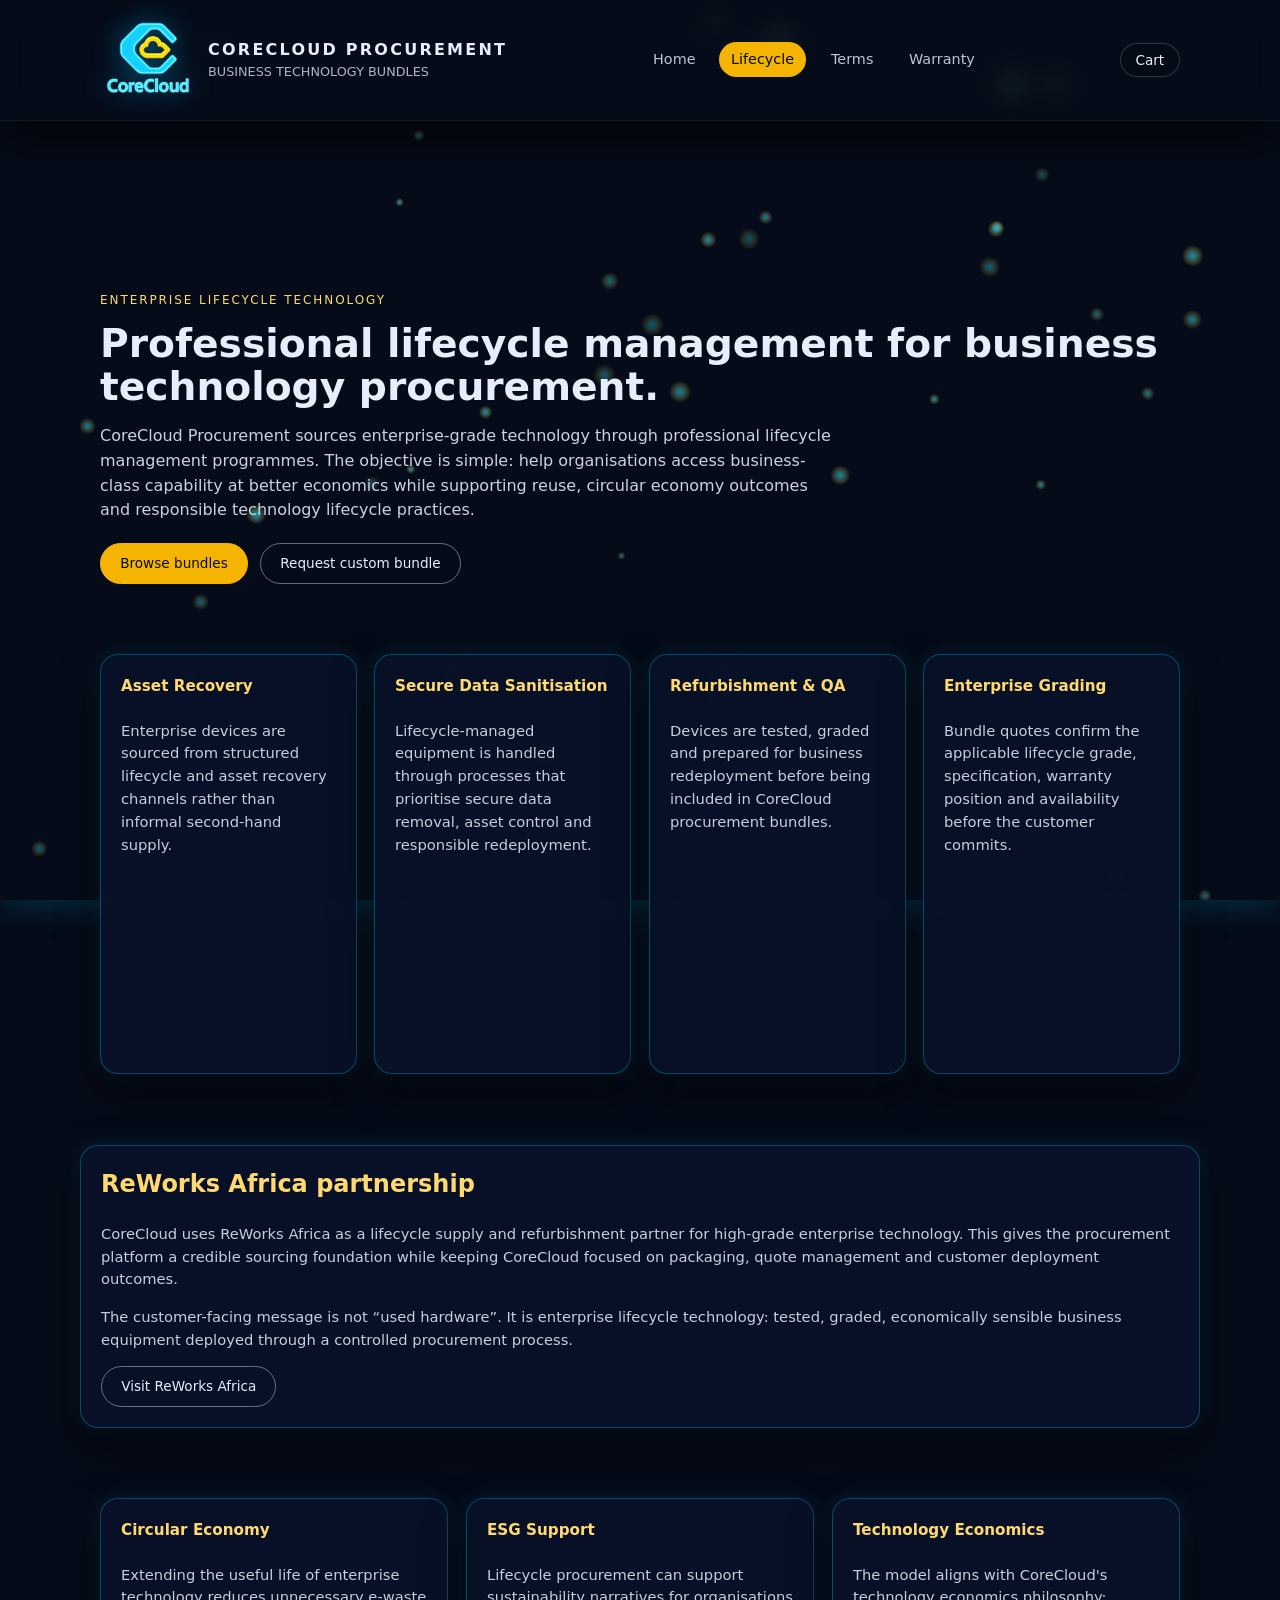
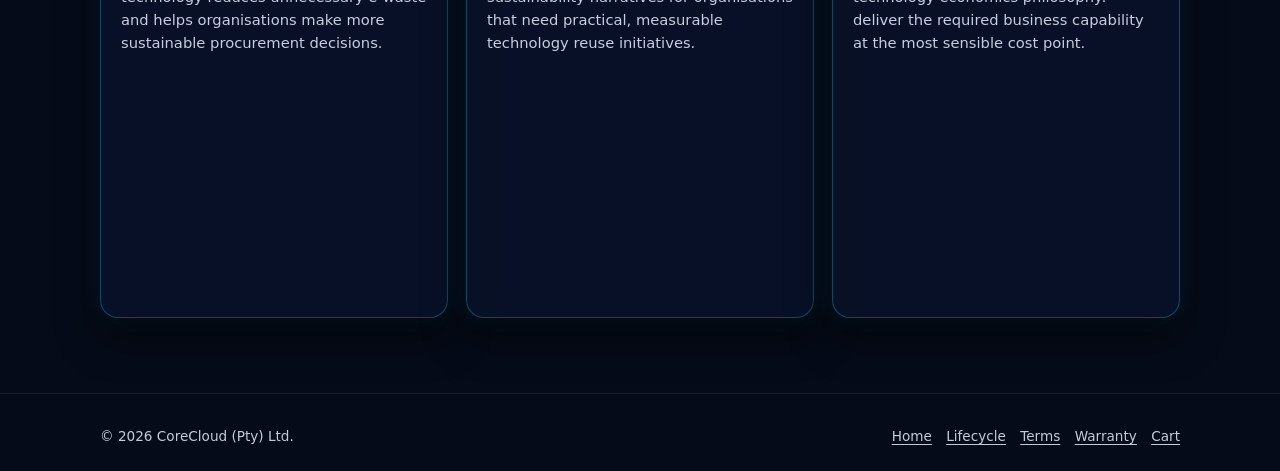
<file: lifecycle.html>
<!DOCTYPE html>
<html lang="en">
<head>
  <meta charset="UTF-8" />
  <meta name="viewport" content="width=device-width,initial-scale=1" />
  <title>Lifecycle Management — CoreCloud Procurement</title>
  <meta name="description" content="CoreCloud Procurement lifecycle management: enterprise refurbished technology, data sanitisation, quality assurance, circular economy and ReWorks Africa sourcing." />
  <link rel="canonical" href="https://access-mark.github.io/CoreCloud-Procurement-v2-Lead-Capture/lifecycle.html" />
  <link rel="stylesheet" href="assets/css/marketplace.css" />
  <link rel="icon" href="assets/images/corecloud-neon-logo.png" />
  <style>
    html,body{margin:0;padding:0;min-height:100%;font-family:system-ui,-apple-system,BlinkMacSystemFont,"Segoe UI",sans-serif;background:#050b18;color:#e6eefc;line-height:1.55;overflow-x:hidden;}a{color:inherit;text-decoration:none}.ccm-shell{width:100%;max-width:1120px;margin:0 auto;padding:0 1.25rem}.ccm-main{padding-top:135px}.ccm-header{position:fixed;top:0;left:0;right:0;z-index:20;backdrop-filter:blur(14px);background:rgba(5,11,24,.94);border-bottom:1px solid rgba(255,255,255,.06);box-shadow:0 18px 40px rgba(0,0,0,.55)}.ccm-header-inner{display:flex;align-items:center;justify-content:space-between;height:120px;gap:1.5rem}.ccm-brand{display:flex;align-items:center;gap:.75rem}.ccm-logo{height:96px;filter:drop-shadow(0 0 14px rgba(0,180,255,.45))}.ccm-brand-text{display:flex;flex-direction:column}.ccm-brand-title{font-weight:600;font-size:1rem}.ccm-brand-tagline{font-size:.8rem;color:rgba(230,238,252,.75)}.ccm-nav{display:flex;align-items:center;gap:.75rem}.ccm-nav-link{padding:.4rem .75rem;border-radius:999px;font-size:.9rem;opacity:.82}.ccm-nav-link:hover{opacity:1;background:rgba(255,255,255,.06)}.ccm-nav-link.is-active{background:#f5b400;color:#050b18;opacity:1}.ccm-cart-link{font-size:.85rem;padding:.35rem .9rem;border-radius:999px;border:1px solid rgba(255,255,255,.18);background:rgba(5,11,24,.8);display:inline-flex;align-items:center;gap:.55rem}.ccm-cart-ico{width:26px;height:26px;color:#f5b400}.badge{font-size:.75rem;text-transform:uppercase;letter-spacing:.16em;color:#ffd970;margin:0 0 .75rem}h1{font-size:2.45rem;line-height:1.1;margin:0 0 1rem}.subtitle{font-size:1rem;max-width:46rem;color:rgba(230,238,252,.88)}.ccm-section{padding:2.2rem 0}.panel,.product-card{border-radius:18px;padding:1.25rem;background:rgba(9,18,40,.88);border:1px solid rgba(0,198,255,.32);box-shadow:0 18px 40px rgba(0,0,0,.55),0 0 22px rgba(0,198,255,.12)}.grid{display:grid;grid-template-columns:repeat(auto-fit,minmax(250px,1fr));gap:1.1rem}.product-card h3,.panel h2{color:#ffd970;margin-top:0}.p-sub{font-size:.92rem;color:rgba(230,238,252,.86)}.ccm-btn{display:inline-flex;align-items:center;justify-content:center;padding:.55rem 1.2rem;border-radius:999px;border:1px solid transparent;font-size:.85rem}.ccm-btn.primary{background:#f5b400;color:#050b18;border-color:#f5b400}.ccm-btn.ghost{background:transparent;border-color:rgba(255,255,255,.4)}.ccm-footer{border-top:1px solid rgba(255,255,255,.08);background:#050712;padding:2rem 0 1.5rem;margin-top:2.5rem}#bgParticles{position:fixed;inset:0;width:100vw;height:100vh;z-index:0;pointer-events:none;filter:drop-shadow(0 0 18px rgba(0,198,255,.25));}body.has-particles .ccm-header,body.has-particles .ccm-main,body.has-particles .ccm-footer{position:relative;z-index:1;background:transparent;}@media(max-width:720px){.ccm-header{position:relative}.ccm-main{padding-top:1.25rem}.ccm-header-inner{height:auto;padding:.75rem 0;flex-wrap:wrap}.ccm-logo{height:72px}.ccm-nav{flex-wrap:wrap}}
  </style>
</head>
<body class="has-particles">
  <canvas id="bgParticles" aria-hidden="true"></canvas>
  <header class="ccm-header"><div class="ccm-shell ccm-header-inner"><a href="index.html" class="ccm-brand"><img src="assets/images/corecloud-neon-logo.png" alt="CoreCloud Procurement" class="ccm-logo" width="256" height="256" decoding="async"/><div class="ccm-brand-text"><span class="ccm-brand-title">CoreCloud Procurement</span><span class="ccm-brand-tagline">BUSINESS TECHNOLOGY BUNDLES</span></div></a><nav class="ccm-nav" aria-label="Main navigation"><a href="index.html" class="ccm-nav-link">Home</a><a href="lifecycle.html" class="ccm-nav-link is-active" aria-current="page">Lifecycle</a><a href="terms.html" class="ccm-nav-link">Terms</a><a href="warranty.html" class="ccm-nav-link">Warranty</a></nav><a href="cart.html" class="ccm-cart-link">Cart</a></div></header>
  <main class="ccm-main">
    <section class="ccm-section"><div class="ccm-shell"><p class="badge">Enterprise lifecycle technology</p><h1>Professional lifecycle management for business technology procurement.</h1><p class="subtitle">CoreCloud Procurement sources enterprise-grade technology through professional lifecycle management programmes. The objective is simple: help organisations access business-class capability at better economics while supporting reuse, circular economy outcomes and responsible technology lifecycle practices.</p><div style="display:flex;gap:.75rem;flex-wrap:wrap;margin-top:1.25rem"><a href="index.html#featured" class="ccm-btn primary">Browse bundles</a><a href="cart.html?custom=1" class="ccm-btn ghost">Request custom bundle</a></div></div></section>
    <section class="ccm-section"><div class="ccm-shell grid"><article class="product-card"><h3>Asset Recovery</h3><p class="p-sub">Enterprise devices are sourced from structured lifecycle and asset recovery channels rather than informal second-hand supply.</p></article><article class="product-card"><h3>Secure Data Sanitisation</h3><p class="p-sub">Lifecycle-managed equipment is handled through processes that prioritise secure data removal, asset control and responsible redeployment.</p></article><article class="product-card"><h3>Refurbishment & QA</h3><p class="p-sub">Devices are tested, graded and prepared for business redeployment before being included in CoreCloud procurement bundles.</p></article><article class="product-card"><h3>Enterprise Grading</h3><p class="p-sub">Bundle quotes confirm the applicable lifecycle grade, specification, warranty position and availability before the customer commits.</p></article></div></section>
    <section class="ccm-section"><div class="ccm-shell panel"><h2>ReWorks Africa partnership</h2><p class="p-sub">CoreCloud uses ReWorks Africa as a lifecycle supply and refurbishment partner for high-grade enterprise technology. This gives the procurement platform a credible sourcing foundation while keeping CoreCloud focused on packaging, quote management and customer deployment outcomes.</p><p class="p-sub">The customer-facing message is not “used hardware”. It is enterprise lifecycle technology: tested, graded, economically sensible business equipment deployed through a controlled procurement process.</p><a href="https://reworksafrica.co.za" class="ccm-btn ghost" target="_blank" rel="noopener">Visit ReWorks Africa</a></div></section>
    <section class="ccm-section"><div class="ccm-shell grid"><article class="product-card"><h3>Circular Economy</h3><p class="p-sub">Extending the useful life of enterprise technology reduces unnecessary e-waste and helps organisations make more sustainable procurement decisions.</p></article><article class="product-card"><h3>ESG Support</h3><p class="p-sub">Lifecycle procurement can support sustainability narratives for organisations that need practical, measurable technology reuse initiatives.</p></article><article class="product-card"><h3>Technology Economics</h3><p class="p-sub">The model aligns with CoreCloud's technology economics philosophy: deliver the required business capability at the most sensible cost point.</p></article></div></section>
  </main>
  <footer class="ccm-footer"><div class="ccm-shell" style="font-size:.85rem;opacity:.85;display:flex;flex-wrap:wrap;gap:1rem;align-items:center;justify-content:space-between"><div>© <span id="year"></span> CoreCloud (Pty) Ltd.</div><div style="display:flex;gap:.9rem;flex-wrap:wrap"><a href="index.html" style="text-decoration:underline;text-underline-offset:3px">Home</a><a href="lifecycle.html" style="text-decoration:underline;text-underline-offset:3px">Lifecycle</a><a href="terms.html" style="text-decoration:underline;text-underline-offset:3px">Terms</a><a href="warranty.html" style="text-decoration:underline;text-underline-offset:3px">Warranty</a><a href="cart.html" style="text-decoration:underline;text-underline-offset:3px">Cart</a></div></div></footer><script>
    document.getElementById('year').textContent=new Date().getFullYear();

    (function(){
      const c = document.getElementById('bgParticles');
      if(!c) return;
      const ctx = c.getContext('2d');
      let w, h, dpr = window.devicePixelRatio || 1;

      function resize(){
        const bw = window.innerWidth, bh = window.innerHeight;
        c.style.width = bw + 'px';
        c.style.height = bh + 'px';
        c.width = Math.floor(bw * dpr);
        c.height = Math.floor(bh * dpr);
        ctx.setTransform(dpr,0,0,dpr,0,0);
        w = bw;
        h = bh;
      }

      resize();
      window.addEventListener('resize', resize);

      const COUNT = 46;
      const parts = Array.from({length: COUNT}).map(() => ({
        x: Math.random() * w,
        y: Math.random() * h,
        r: 1.2 + Math.random() * 2.4,
        vx: -0.22 + Math.random() * 0.44,
        vy: -0.22 + Math.random() * 0.44,
        o: 0.22 + Math.random() * 0.42
      }));

      function tick(){
        ctx.clearRect(0,0,w,h);
        for(const p of parts){
          p.x += p.vx;
          p.y += p.vy;
          if(p.x < -20) p.x = w + 10;
          if(p.x > w + 20) p.x = -10;
          if(p.y < -20) p.y = h + 10;
          if(p.y > h + 20) p.y = -10;

          const grad = ctx.createRadialGradient(p.x,p.y,0,p.x,p.y,p.r*4);
          grad.addColorStop(0, `rgba(0,198,255,${p.o+0.15})`);
          grad.addColorStop(0.8, 'rgba(255,210,63,0)');
          ctx.fillStyle = grad;
          ctx.beginPath();
          ctx.arc(p.x,p.y,p.r*4,0,Math.PI*2);
          ctx.fill();
        }
        requestAnimationFrame(tick);
      }
      tick();
    })();
  </script>
</body>
</html>
</file>
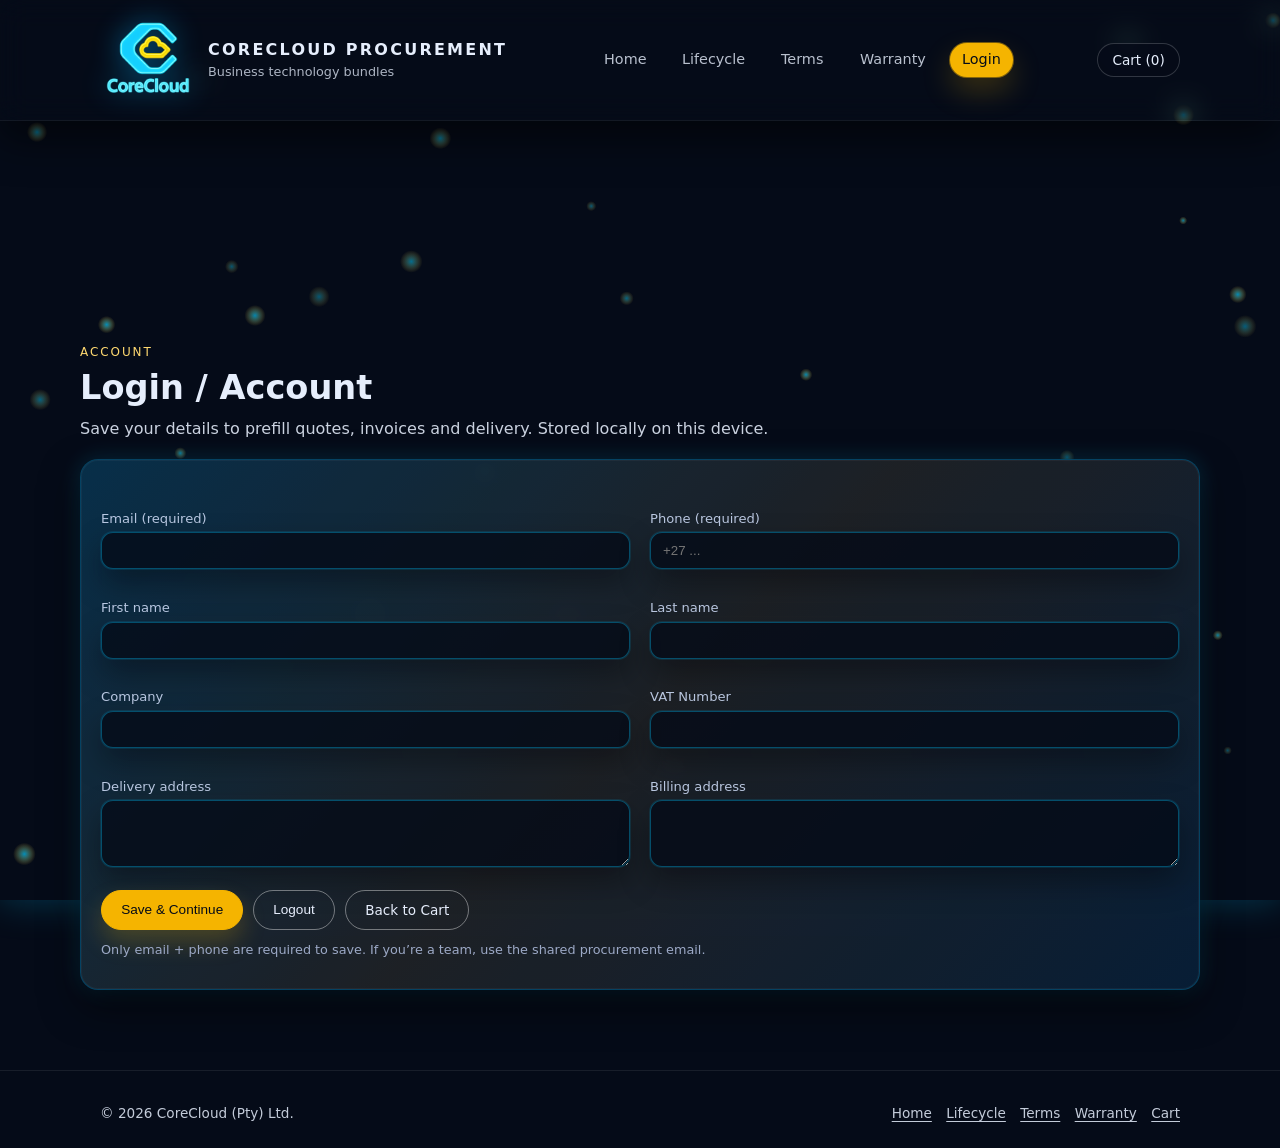
<file: login.html>
<!DOCTYPE html>
<html lang="en">
<head>
  <meta charset="UTF-8" />
  <meta name="viewport" content="width=device-width,initial-scale=1" />

  <title>Login / Account — CoreCloud Procurement</title>
  <meta name="description" content="Create or update your CoreCloud Procurement account to speed up quotes, invoices and delivery." />
  <meta name="theme-color" content="#050b18" />
  <link rel="canonical" href="https://access-mark.github.io/CoreCloud-Procurement-v2-Lead-Capture/login.html" />

  <!-- Social -->
  <meta property="og:type" content="website" />
  <meta property="og:site_name" content="CoreCloud Procurement" />
  <meta property="og:title" content="Login / Account — CoreCloud Procurement" />
  <meta property="og:description" content="Save your company and delivery details to fast-track quotes and orders." />
  <meta property="og:url" content="https://access-mark.github.io/CoreCloud-Procurement-v2-Lead-Capture/login.html" />
  <meta property="og:image" content="https://access-mark.github.io/CoreCloud-Procurement-v2-Lead-Capture/assets/images/corecloud-neon-logo.png" />
  <meta name="twitter:card" content="summary_large_image" />

  <!-- Assets -->
  <link rel="preload" href="assets/css/marketplace.css" as="style" />
  <link rel="stylesheet" href="assets/css/marketplace.css" />
  <link rel="preload" href="assets/images/corecloud-neon-logo.png" as="image" />
  <link rel="icon" href="assets/images/corecloud-neon-logo.png" />
  <script defer src="assets/js/auth.js"></script>

  <!-- Org schema -->
  <script type="application/ld+json">
  {
    "@context":"https://schema.org",
    "@type":"Organization",
    "name":"CoreCloud (Pty) Ltd",
    "url":"https://access-mark.github.io/CoreCloud-Procurement-v2-Lead-Capture",
    "logo":"https://access-mark.github.io/CoreCloud-Procurement-v2-Lead-Capture/assets/images/corecloud-neon-logo.png",
    "sameAs":["https://www.linkedin.com/company/corecloudza/"]
  }
  </script>

  <style>
    html, body{ margin:0; padding:0; min-height:100%; }
    body{
      font-family: system-ui, -apple-system, BlinkMacSystemFont, "Segoe UI", sans-serif;
      background:#050b18;
      color:#e6eefc;
      line-height:1.5;
      position:relative;
      overflow-x:hidden;
    }
    a{ color:inherit; text-decoration:none; }
    .ccm-shell{ width:100%; max-width:1120px; margin:0 auto; padding:0 1.25rem; }
    .ccm-main{ padding-top:175px; }

    /* Header (match index) */
    .ccm-header{
      position:fixed; top:0; left:0; right:0; z-index:20;
      backdrop-filter:blur(14px);
      background:rgba(5,11,24,0.94);
      border-bottom:1px solid rgba(255,255,255,0.06);
      box-shadow:0 18px 40px rgba(0,0,0,0.55);
    }
    .ccm-header-inner{
      display:flex; align-items:center; justify-content:space-between;
      height:120px; column-gap:1.5rem;
    }
    .ccm-brand{ display:flex; align-items:center; gap:.75rem; }
    .ccm-logo{ height:96px; filter:drop-shadow(0 0 14px rgba(0,180,255,0.45)); }
    .ccm-brand-text{ display:flex; flex-direction:column; }
    .ccm-brand-title{ font-weight:600; font-size:1rem; }
    .ccm-brand-tagline{ font-size:.8rem; color:rgba(230,238,252,0.75); }

    .ccm-nav{ display:flex; align-items:center; gap:.75rem; }
    .ccm-nav-link{
      padding:.4rem .75rem; border-radius:999px; font-size:.9rem; opacity:.8;
      transition:background .16s ease, opacity .16s ease, transform .08s ease, box-shadow .16s ease;
    }
    .ccm-nav-link:hover{ opacity:1; background:rgba(255,255,255,0.06); transform:translateY(-1px); }
    .ccm-nav-link.is-active{
      background:#f5b400; color:#050b18; opacity:1;
      box-shadow:0 0 0 1px rgba(245,180,0,.45), 0 14px 30px rgba(245,180,0,.22);
    }

    .ccm-actions{ display:flex; align-items:center; gap:.75rem; }
    .ccm-cart-link{
      font-size:.85rem; padding:.35rem .9rem; border-radius:999px;
      border:1px solid rgba(255,255,255,0.18);
      background:rgba(5,11,24,0.8);
    }
    .ccm-burger{
      display:none; background:none; border:1px solid rgba(255,255,255,.4);
      color:#e6eefc; padding:.35rem .7rem; border-radius:999px;
      font-size:.8rem; cursor:pointer;
    }
    .ccm-burger span{ display:block; width:16px; height:1.6px; background:#e6eefc; margin:3px 0; }

    /* Page */
    .page-wrap{ padding:2.2rem 0 2.5rem; }
    .page-head{ margin-bottom:1.1rem; }
    .badge{ font-size:.75rem; text-transform:uppercase; letter-spacing:.16em; color:#ffd970; margin-bottom:.55rem; }
    h1{ font-size:2.1rem; line-height:1.1; margin:0 0 .65rem; }
    .subtitle{ font-size:1rem; max-width:48rem; color:rgba(230,238,252,0.88); margin:0; }

    .account-grid{
      display:grid;
      grid-template-columns:1fr 1fr;
      gap:1.25rem;
      margin-top:1.25rem;
    }

    .card{
      border-radius:18px;
      padding:1.25rem 1.25rem 1.1rem;
      background:rgba(9,18,40,0.88);
      border:1px solid rgba(0,198,255,0.28);
      box-shadow:
        0 16px 38px rgba(0,0,0,0.55),
        0 0 0 1px rgba(255,255,255,0.04) inset,
        0 0 22px rgba(0,198,255,0.18);
      backdrop-filter:blur(14px);
      position:relative;
      overflow:hidden;
    }
    .card:before{
      content:"";
      position:absolute; inset:-1px;
      border-radius:18px;
      pointer-events:none;
      background:linear-gradient(135deg, rgba(0,198,255,0.18), rgba(245,180,0,0.10), rgba(0,198,255,0.08));
      opacity:.9;
      mix-blend-mode:screen;
    }
    .card > *{ position:relative; z-index:1; }

    .field label{
      display:block;
      font-size:.82rem;
      color:rgba(200,214,240,.92);
      margin:.55rem 0 .25rem;
    }
    .field input, .field textarea{
      width:100%;
      padding:.62rem .75rem;
      border-radius:12px;
      border:1px solid rgba(0,198,255,.35);
      background:rgba(5,11,24,0.78);
      color:#e6eefc;
      outline:none;
      box-shadow:0 0 0 1px rgba(0,198,255,.12), 0 14px 30px rgba(0,0,0,.35);
    }
    .field input:focus, .field textarea:focus{
      box-shadow:0 0 0 1px rgba(0,198,255,.30), 0 0 24px rgba(0,198,255,.12), 0 18px 40px rgba(0,0,0,.55);
    }

    .hint{ font-size:.8rem; color:rgba(156,169,198,1); margin-top:.6rem; }

    .btn-row{ display:flex; gap:.6rem; flex-wrap:wrap; margin-top:1rem; }
    .ccm-btn{
      display:inline-flex; align-items:center; justify-content:center;
      padding:.55rem 1.2rem; border-radius:999px;
      border:1px solid transparent; font-size:.85rem; cursor:pointer;
      transition:background .16s ease, border-color .16s ease, transform .08s ease, box-shadow .16s ease;
      white-space:nowrap;
    }
    .ccm-btn.primary{
      background:#f5b400; color:#050b18; border-color:#f5b400;
      box-shadow:0 12px 24px rgba(245,180,0,.22);
    }
    .ccm-btn.primary:hover{ transform:translateY(-1px); box-shadow:0 18px 34px rgba(245,180,0,.26); }
    .ccm-btn.ghost{ background:transparent; border-color:rgba(255,255,255,0.4); color:#e6eefc; }
    .ccm-btn.ghost:hover{ background:rgba(255,255,255,0.06); box-shadow:0 0 0 1px rgba(0,198,255,.22), 0 16px 34px rgba(0,198,255,.12); }

    /* Footer */
    .ccm-footer{
      border-top:1px solid rgba(255,255,255,0.08);
      background:#050712;
      padding:2rem 0 1.5rem;
      margin-top:2.5rem;
    }

    /* Particles */
    #bgParticles{
      position:fixed; inset:0; width:100vw; height:100vh;
      z-index:0; pointer-events:none; filter:drop-shadow(0 0 18px rgba(0,198,255,.25));
    }
    body.has-particles .ccm-header,
    body.has-particles .ccm-main,
    body.has-particles .ccm-footer{ position:relative; z-index:1; background:transparent; }

    @media (max-width:880px){
      .account-grid{ grid-template-columns:1fr; }
    }
    @media (max-width:720px){
      .ccm-header-inner{ height:auto; padding:.75rem 0; }
      .ccm-logo{ height:72px; }
      .ccm-burger{ display:inline-flex; }
      .ccm-nav{ display:none; flex-direction:column; align-items:flex-start; margin-top:.75rem; width:100%; }
      .ccm-nav.open{
        display:flex;
        background:radial-gradient(circle at top, rgba(11,22,52,0.98), rgba(5,11,24,0.98));
        padding:.75rem .9rem;
        border-radius:18px;
        border:1px solid rgba(255,255,255,0.08);
        box-shadow:0 18px 40px rgba(0,0,0,0.8);
      }
      .ccm-main{ padding-top:220px; }
    }
  </style>
</head>

<body class="has-particles" id="top">
  <canvas id="bgParticles" aria-hidden="true"></canvas>

  <!-- HEADER -->
  <header class="ccm-header">
    <div class="ccm-shell ccm-header-inner">
      <a href="index.html" class="ccm-brand">
        <img src="assets/images/corecloud-neon-logo.png" alt="CoreCloud Procurement" class="ccm-logo" width="256" height="256" decoding="async" />
        <div class="ccm-brand-text">
          <span class="ccm-brand-title">CoreCloud Procurement</span>
          <span class="ccm-brand-tagline">Business technology bundles</span>
        </div>
      </a>

      <nav class="ccm-nav" aria-label="Main navigation">
        <a href="index.html" class="ccm-nav-link">Home</a>
        <a href="lifecycle.html" class="ccm-nav-link">Lifecycle</a>
        <a href="terms.html" class="ccm-nav-link">Terms</a>
        <a href="warranty.html" class="ccm-nav-link">Warranty</a>
        <a href="login.html" class="ccm-nav-link is-active" aria-current="page">Login</a>
      </nav>

      <div class="ccm-actions">
        <a href="cart.html" class="ccm-cart-link">Cart (<span id="ccmCartCount">0</span>)</a>
        <button class="ccm-burger" id="menuToggle" aria-label="Toggle navigation" aria-expanded="false">
          <span></span><span></span><span></span>
        </button>
      </div>
    </div>
  </header>

  <!-- MAIN -->
  <main class="ccm-main">
    <section class="ccm-shell page-wrap">
      <div class="page-head">
        <p class="badge">Account</p>
        <h1>Login / Account</h1>
        <p class="subtitle">Save your details to prefill quotes, invoices and delivery. Stored locally on this device.</p>
      </div>

      <form id="acctForm" class="card" novalidate>
        <div class="account-grid">
          <div class="field">
            <label for="email">Email (required)</label>
            <input type="email" id="email" inputmode="email" autocomplete="email" required />
          </div>
          <div class="field">
            <label for="phone">Phone (required)</label>
            <input type="tel" id="phone" placeholder="+27 ..." inputmode="tel" autocomplete="tel" required />
          </div>

          <div class="field">
            <label for="first_name">First name</label>
            <input type="text" id="first_name" autocomplete="given-name" />
          </div>
          <div class="field">
            <label for="last_name">Last name</label>
            <input type="text" id="last_name" autocomplete="family-name" />
          </div>

          <div class="field">
            <label for="company">Company</label>
            <input type="text" id="company" autocomplete="organization" />
          </div>
          <div class="field">
            <label for="vat">VAT Number</label>
            <input type="text" id="vat" />
          </div>

          <div class="field">
            <label for="delivery">Delivery address</label>
            <textarea id="delivery" rows="3" autocomplete="shipping street-address"></textarea>
          </div>
          <div class="field">
            <label for="billing">Billing address</label>
            <textarea id="billing" rows="3" autocomplete="billing street-address"></textarea>
          </div>
        </div>

        <div class="btn-row">
          <button type="submit" class="ccm-btn primary">Save & Continue</button>
          <button type="button" id="logoutBtn" class="ccm-btn ghost">Logout</button>
          <a href="cart.html" class="ccm-btn ghost">Back to Cart</a>
        </div>

        <p class="hint">Only email + phone are required to save. If you’re a team, use the shared procurement email.</p>
      </form>
    </section>
  </main>

 <!-- FOOTER -->
  <footer class="ccm-footer">
    <div class="ccm-shell" style="font-size:.85rem;opacity:.85;display:flex;flex-wrap:wrap;gap:1rem;align-items:center;justify-content:space-between;">
      <div>© <span id="year"></span> CoreCloud (Pty) Ltd.</div>
      <div style="display:flex;gap:.9rem;flex-wrap:wrap;">
        <a href="index.html" style="text-decoration:underline;text-underline-offset:3px;">Home</a>
        <a href="lifecycle.html" style="text-decoration:underline;text-underline-offset:3px;">Lifecycle</a>
        <a href="terms.html" style="text-decoration:underline;text-underline-offset:3px;">Terms</a>
        <a href="warranty.html" style="text-decoration:underline;text-underline-offset:3px;">Warranty</a>
        <a href="cart.html" style="text-decoration:underline;text-underline-offset:3px;">Cart</a>
      </div>
    </div>
  </footer>

  <script>
    // Year
    document.getElementById('year').textContent = new Date().getFullYear();

    // Mobile nav toggle
    (function(){
      const toggle = document.getElementById('menuToggle');
      const nav = document.querySelector('.ccm-nav');
      if(!toggle || !nav) return;
      toggle.addEventListener('click', () => {
        const open = nav.classList.toggle('open');
        toggle.setAttribute('aria-expanded', String(open));
      });
    })();

    // Cart helpers (match other pages)
    function getCart(){
      try{ return JSON.parse(localStorage.getItem('ccm-cart') || '[]'); }
      catch(e){ return []; }
    }
    function updateCartCount(){
      const c = getCart();
      const span = document.getElementById('ccmCartCount');
      if(span) span.textContent = String(c.length);
    }
    updateCartCount();

    // Prefill if exists
    const u = (window.CCMAuth && window.CCMAuth.getUser) ? window.CCMAuth.getUser() : null;
    if(u){
      ['email','phone','first_name','last_name','company','vat','delivery','billing'].forEach(id=>{
        const el = document.getElementById(id);
        if(el && u[id] && !el.value) el.value = u[id];
      });
    }

    // Save profile
    document.getElementById('acctForm').addEventListener('submit', (e)=>{
      e.preventDefault();

      const emailEl = document.getElementById('email');
      const phoneEl = document.getElementById('phone');

      const user = {
        email: (emailEl.value || '').trim(),
        phone: (phoneEl.value || '').trim(),
        first_name: (document.getElementById('first_name').value||'').trim(),
        last_name: (document.getElementById('last_name').value||'').trim(),
        company: (document.getElementById('company').value||'').trim(),
        vat: (document.getElementById('vat').value||'').trim(),
        delivery: (document.getElementById('delivery').value||'').trim(),
        billing: (document.getElementById('billing').value||'').trim(),
        updated_at: new Date().toISOString()
      };

      if(!user.email || !user.phone){
        alert('Email and phone are required.');
        (user.email ? phoneEl : emailEl).focus();
        return;
      }

      if(window.CCMAuth && window.CCMAuth.setUser){
        window.CCMAuth.setUser(user);
      }else{
        try{ localStorage.setItem('ccm-user', JSON.stringify(user)); }catch(e){}
      }

      const from = new URLSearchParams(location.search).get('from');
      location.href = (from === 'cart') ? 'cart.html' : 'index.html';
    });

    // Logout
    document.getElementById('logoutBtn').addEventListener('click', ()=>{
      if(window.CCMAuth && window.CCMAuth.clearUser){
        window.CCMAuth.clearUser();
      }else{
        try{ localStorage.removeItem('ccm-user'); }catch(e){}
      }
      location.reload();
    });

    // Particles (same engine)
    (function(){
      const c = document.getElementById('bgParticles');
      if(!c) return;
      const ctx = c.getContext('2d');
      let w, h, dpr = window.devicePixelRatio || 1;

      function resize(){
        const bw = window.innerWidth, bh = window.innerHeight;
        c.style.width = bw+'px'; c.style.height = bh+'px';
        c.width = Math.floor(bw*dpr); c.height = Math.floor(bh*dpr);
        ctx.setTransform(dpr,0,0,dpr,0,0);
        w=bw; h=bh;
      }
      resize(); window.addEventListener('resize', resize);

      const COUNT = 46;
      const parts = Array.from({length:COUNT}).map(()=>({
        x: Math.random()*w, y: Math.random()*h,
        r: 1.2 + Math.random()*2.4,
        vx: -0.22 + Math.random()*0.44,
        vy: -0.22 + Math.random()*0.44,
        o: 0.22 + Math.random()*0.42
      }));

      function tick(){
        ctx.clearRect(0,0,w,h);
        for(const p of parts){
          p.x += p.vx; p.y += p.vy;
          if(p.x < -20) p.x = w+10;
          if(p.x > w+20) p.x = -10;
          if(p.y < -20) p.y = h+10;
          if(p.y > h+20) p.y = -10;

          const grad = ctx.createRadialGradient(p.x,p.y,0,p.x,p.y,p.r*4);
          grad.addColorStop(0, `rgba(0,198,255,${p.o+0.15})`);
          grad.addColorStop(0.8, `rgba(255,210,63,0)`);
          ctx.fillStyle = grad;
          ctx.beginPath();
          ctx.arc(p.x,p.y,p.r*4,0,Math.PI*2);
          ctx.fill();
        }
        requestAnimationFrame(tick);
      }
      tick();
    })();
  </script>
</body>
</html>
</file>
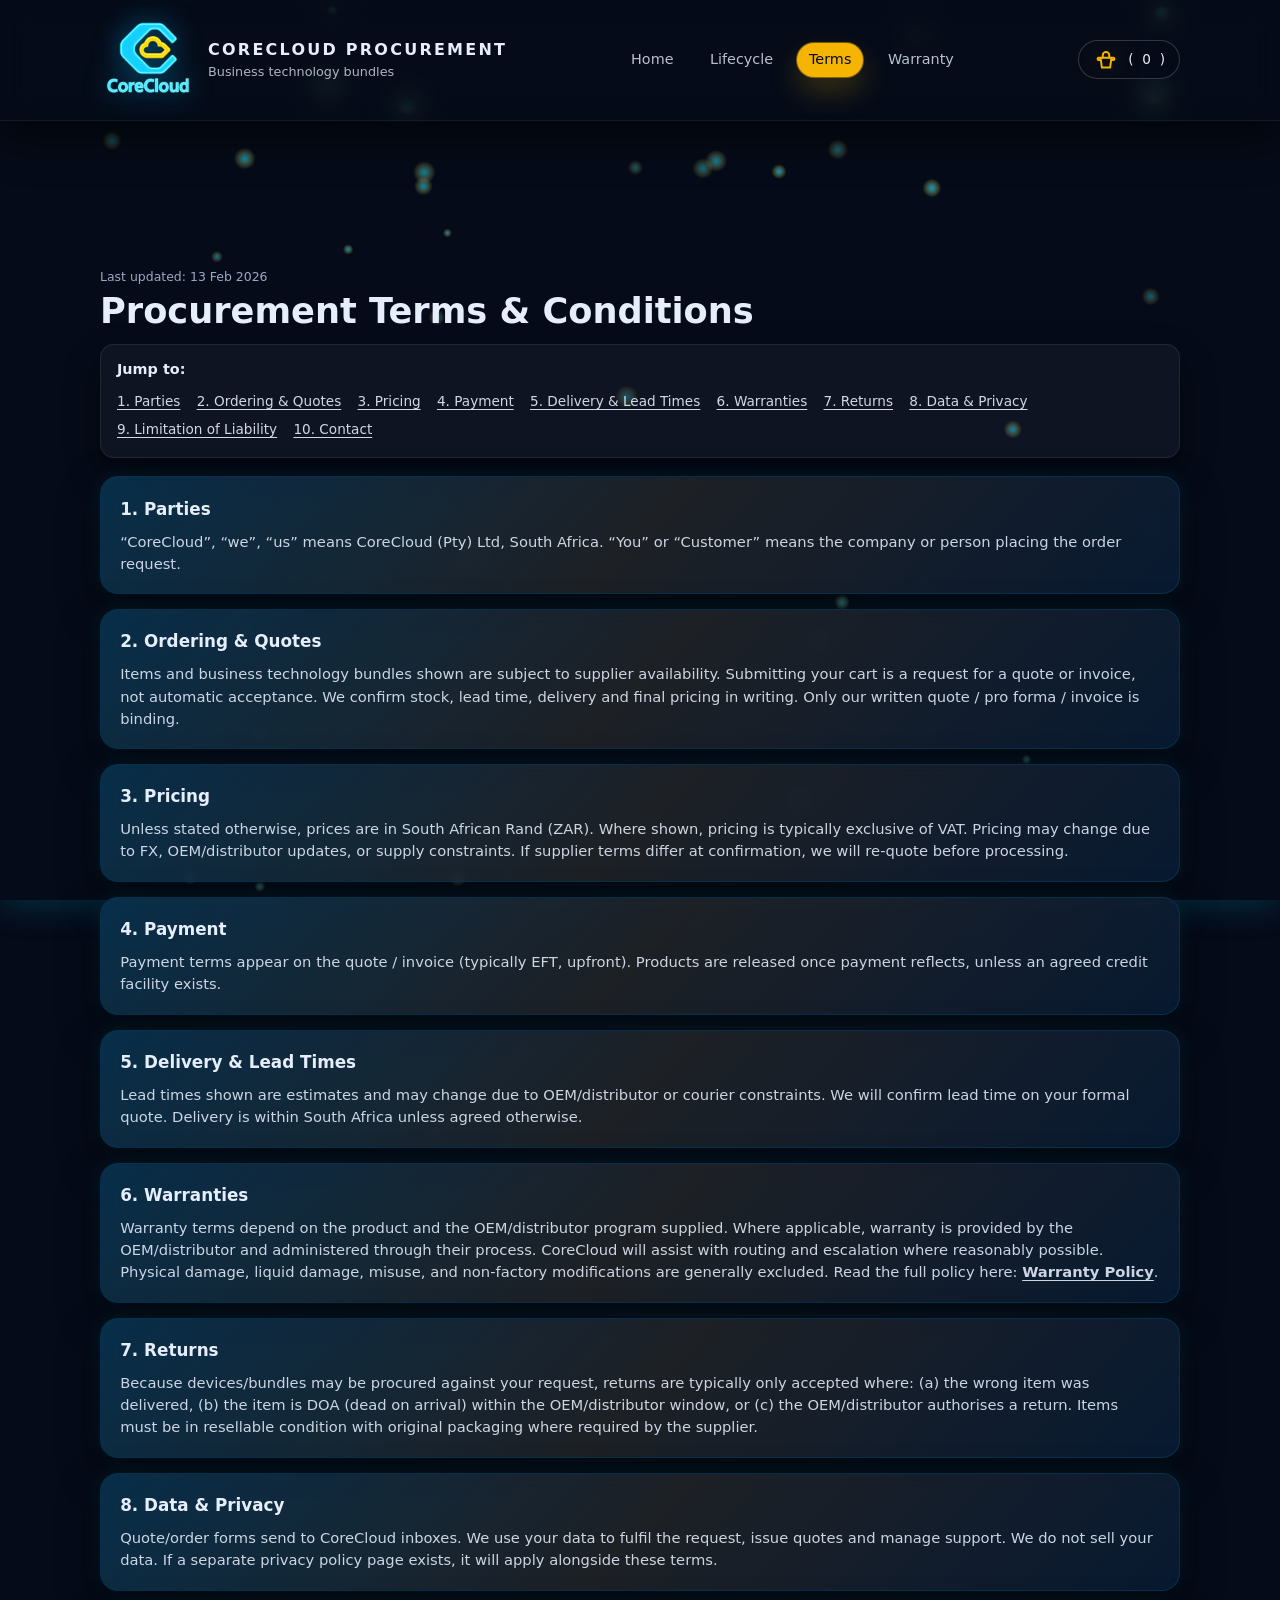
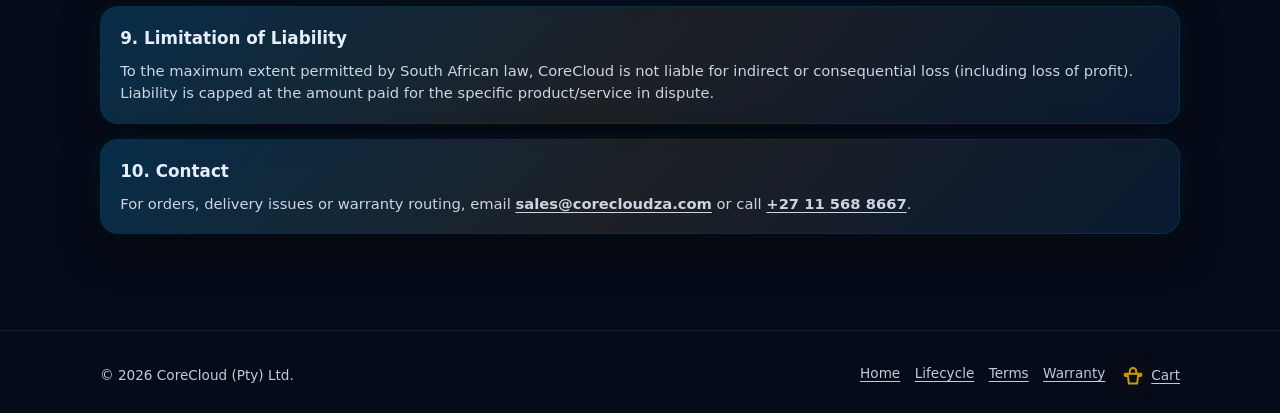
<file: terms.html>
<!DOCTYPE html>
<html lang="en">
<head>
  <!-- Meta -->
  <meta charset="UTF-8" />
  <meta name="viewport" content="width=device-width,initial-scale=1" />
  <title>Terms & Conditions — CoreCloud Procurement</title>
  <meta name="description" content="CoreCloud Procurement — ordering, pricing, delivery, warranty and returns terms for business technology bundles and business hardware in South Africa." />
  <meta name="theme-color" content="#050b18" />
  <link rel="canonical" href="https://access-mark.github.io/CoreCloud-Procurement-v2-Lead-Capture/terms.html" />
  <meta name="robots" content="index, follow" />

  <!-- Social -->
  <meta property="og:type" content="website" />
  <meta property="og:site_name" content="CoreCloud Procurement" />
  <meta property="og:title" content="Terms & Conditions — CoreCloud Procurement" />
  <meta property="og:description" content="Ordering, pricing, delivery, warranty and returns terms." />
  <meta property="og:url" content="https://access-mark.github.io/CoreCloud-Procurement-v2-Lead-Capture/terms.html" />
  <meta property="og:image" content="https://access-mark.github.io/CoreCloud-Procurement-v2-Lead-Capture/assets/images/corecloud-neon-logo.png" />
  <meta name="twitter:card" content="summary_large_image" />

  <!-- Assets -->
  <link rel="preload" href="assets/css/marketplace.css" as="style" />
  <link rel="stylesheet" href="assets/css/marketplace.css" />
  <link rel="preload" href="assets/images/corecloud-neon-logo.png" as="image" />
  <link rel="icon" href="assets/images/corecloud-neon-logo.png" />
  <script defer src="assets/js/auth.js"></script>

  <!-- Schema.org -->
  <script type="application/ld+json">
  {
    "@context":"https://schema.org",
    "@type":"TermsOfService",
    "name":"CoreCloud Procurement Terms",
    "url":"https://access-mark.github.io/CoreCloud-Procurement-v2-Lead-Capture/terms.html",
    "provider":{"@type":"Organization","name":"CoreCloud (Pty) Ltd"},
    "inLanguage":"en-ZA",
    "dateModified":"2026-02-13"
  }
  </script>

  <style>
    html, body{ margin:0; padding:0; min-height:100%; }
    body{
      font-family: system-ui, -apple-system, BlinkMacSystemFont, "Segoe UI", sans-serif;
      background:#050b18;
      color:#e6eefc;
      line-height:1.5;
      position:relative;
      overflow-x:hidden;
    }
    a{ color:inherit; text-decoration:none; }
    .ccm-shell{ width:100%; max-width:1120px; margin:0 auto; padding:0 1.25rem; }

    /* ✅ FIX: Terms has NO banner, so reduce the top offset */
    .ccm-main{ padding-top:130px; }

    /* Match home header */
    .ccm-header{
      position:fixed; top:0; left:0; right:0; z-index:20;
      backdrop-filter:blur(14px);
      background:rgba(5,11,24,0.94);
      border-bottom:1px solid rgba(255,255,255,0.06);
      box-shadow:0 18px 40px rgba(0,0,0,0.55);
    }
    .ccm-header-inner{
      display:flex; align-items:center; justify-content:space-between;
      height:120px; column-gap:1.5rem;
    }
    .ccm-brand{ display:flex; align-items:center; gap:.75rem; }
    .ccm-logo{ height:96px; filter:drop-shadow(0 0 14px rgba(0,180,255,0.45)); }
    .ccm-brand-text{ display:flex; flex-direction:column; }
    .ccm-brand-title{ font-weight:600; font-size:1rem; }
    .ccm-brand-tagline{ font-size:.8rem; color:rgba(230,238,252,0.75); }

    .ccm-nav{ display:flex; align-items:center; gap:.75rem; }
    .ccm-nav-link{
      padding:.4rem .75rem; border-radius:999px; font-size:.9rem; opacity:.8;
      transition:background .16s ease, opacity .16s ease, transform .08s ease, box-shadow .16s ease;
    }
    .ccm-nav-link:hover{ opacity:1; background:rgba(255,255,255,0.06); transform:translateY(-1px); }
    .ccm-nav-link.is-active{
      background:#f5b400; color:#050b18; opacity:1;
      box-shadow:0 0 0 1px rgba(245,180,0,.45), 0 14px 30px rgba(245,180,0,.22);
    }

    .ccm-actions{ display:flex; align-items:center; gap:.75rem; }

    /* Update Cart link to match other pages (icon + spacing) */
    .ccm-cart-link{
      font-size:.85rem;
      padding:.35rem .9rem;
      border-radius:999px;
      border:1px solid rgba(255,255,255,0.18);
      background:rgba(5,11,24,0.8);
      display:inline-flex;
      align-items:center;
      gap:.55rem;
    }
    .ccm-cart-ico{
      width:26px; height:26px; display:inline-block;
      color:#f5b400;
      filter:drop-shadow(0 0 14px rgba(245,180,0,0.28));
    }

    .ccm-burger{
      display:none; background:none; border:1px solid rgba(255,255,255,.4);
      color:#e6eefc; padding:.35rem .7rem; border-radius:999px;
      font-size:.8rem; cursor:pointer;
    }
    .ccm-burger span{ display:block; width:16px; height:1.6px; background:#e6eefc; margin:3px 0; }

    /* Page blocks to match marketplace cards */
    .ccm-section{ padding:1.05rem 0 2.5rem; } /* slightly tighter top */
    .pd-block{
      border-radius:18px;
      padding:1.15rem 1.2rem;
      background:rgba(9,18,40,0.88);
      border:1px solid rgba(0,198,255,0.18);
      box-shadow:0 16px 38px rgba(0,0,0,0.55), 0 0 22px rgba(0,198,255,0.10);
      backdrop-filter:blur(14px);
      margin:.95rem 0;
      position:relative;
      overflow:hidden;
    }
    .pd-block:before{
      content:"";
      position:absolute; inset:-1px;
      border-radius:18px;
      pointer-events:none;
      background:linear-gradient(135deg, rgba(0,198,255,0.18), rgba(245,180,0,0.10), rgba(0,198,255,0.06));
      opacity:.9;
      mix-blend-mode:screen;
    }
    .pd-block > *{ position:relative; z-index:1; }
    .pd-block h3{ margin:.05rem 0 .55rem; font-size:1.05rem; }
    .small.muted{ font-size:.92rem; color:rgba(230,238,252,0.88); margin:0; }

    /* Tight page title spacing (remove excess space above title) */
    .page-title{
      font-size:2.2rem;
      line-height:1.12;
      margin:.2rem 0 .55rem; /* tight */
    }
    .last-upd{
      font-size:.78rem;
      color:rgba(156,169,198,1);
      margin:0 0 .25rem; /* tight */
    }

    /* TOC */
    .toc{
      background:rgba(255,255,255,.04);
      border:1px solid rgba(255,255,255,.08);
      border-radius:14px;
      padding:.9rem 1rem;
      margin:.85rem 0 1.15rem; /* slightly tighter */
      box-shadow:0 16px 34px rgba(0,0,0,0.45);
    }
    .toc a{
      display:inline-block;
      margin:.22rem .7rem .22rem 0;
      font-size:.85rem;
      opacity:.9;
      text-decoration:underline;
      text-underline-offset:3px;
    }

    /* Footer (lightweight, consistent tone) */
    .ccm-footer{
      border-top:1px solid rgba(255,255,255,0.08);
      background:#050712;
      padding:2rem 0 1.5rem;
      margin-top:2.5rem;
    }

    /* Particles + layering */
    #bgParticles{
      position:fixed; inset:0; width:100vw; height:100vh;
      z-index:0; pointer-events:none; filter:drop-shadow(0 0 18px rgba(0,198,255,.25));
    }
    body.has-particles .ccm-header,
    body.has-particles .ccm-main,
    body.has-particles .ccm-footer{ position:relative; z-index:1; background:transparent; }

    /* =======================
       FLOATING BASKET (match other pages)
       ======================= */
    .float-basket{
      position:fixed;
      right:18px;
      bottom:18px;
      z-index:50;
      display:none; /* shown via JS when cart has items */
    }
    .float-basket a{
      display:flex;
      align-items:center;
      gap:.6rem;
      border-radius:999px;
      padding:.62rem .85rem;
      background:rgba(9,18,40,0.92);
      border:1px solid rgba(0,198,255,0.42);
      box-shadow:0 18px 40px rgba(0,0,0,0.55), 0 0 22px rgba(0,198,255,0.14);
      backdrop-filter:blur(14px);
      transition:transform .10s ease, box-shadow .16s ease, border-color .16s ease, background .16s ease, opacity .16s ease;
      opacity:.96;
    }
    .float-basket a:hover{
      transform:translateY(-2px);
      border-color:rgba(0,198,255,0.65);
      box-shadow:0 22px 50px rgba(0,0,0,0.62), 0 0 26px rgba(0,198,255,0.18);
      opacity:1;
    }
    .fb-icon{
      width:42px; height:42px;
      border-radius:999px;
      display:grid; place-items:center;
      background:linear-gradient(135deg, rgba(245,180,0,0.30), rgba(245,180,0,0.12));
      border:1px solid rgba(255,255,255,0.10);
      box-shadow:0 0 18px rgba(245,180,0,0.18);
      color:#f5b400;
    }
    .fb-icon svg{ width:22px; height:22px; }
    .fb-text{ display:flex; flex-direction:column; line-height:1.05; }
    .fb-title{ font-size:.78rem; opacity:.92; }
    .fb-sub{ font-size:.72rem; color:rgba(230,238,252,0.78); }
    .fb-count{
      margin-left:.35rem;
      min-width:30px;
      height:30px;
      padding:0 .6rem;
      border-radius:999px;
      display:inline-flex; align-items:center; justify-content:center;
      background:linear-gradient(135deg,#f5b400,#ffd970);
      color:#050b18;
      font-weight:900;
      font-size:.8rem;
      box-shadow:0 12px 24px rgba(245,180,0,.22);
    }

    @media (max-width:720px){
      .ccm-header-inner{ height:auto; padding:.75rem 0; }
      .ccm-logo{ height:72px; }
      .ccm-burger{ display:inline-flex; }
      .ccm-nav{ display:none; flex-direction:column; align-items:flex-start; margin-top:.75rem; width:100%; }
      .ccm-nav.open{
        display:flex;
        background:radial-gradient(circle at top, rgba(11,22,52,0.98), rgba(5,11,24,0.98));
        padding:.75rem .9rem;
        border-radius:18px;
        border:1px solid rgba(255,255,255,0.08);
        box-shadow:0 18px 40px rgba(0,0,0,0.8);
      }

      /* ✅ FIX: reduce mobile offset too */
      .ccm-main{ padding-top:150px; }

      .float-basket{ right:14px; bottom:14px; }
      .float-basket a{ padding:.58rem .78rem; }
      .fb-text{ display:none; } /* compact on mobile */
    }

    @media print{
      .ccm-header,.ccm-footer,.ccm-burger,.float-basket{display:none!important}
      body{background:#fff;color:#000}
      a{color:#000;text-decoration:underline}
      .pd-block{ box-shadow:none; border:1px solid #ddd; }
      .pd-block:before{ display:none; }
    }
  </style>
</head>

<body class="has-particles" id="top">
  <canvas id="bgParticles" aria-hidden="true"></canvas>

  <!-- HEADER -->
  <header class="ccm-header">
    <div class="ccm-shell ccm-header-inner">
      <a href="index.html" class="ccm-brand">
        <img src="assets/images/corecloud-neon-logo.png" alt="CoreCloud Procurement" class="ccm-logo" width="256" height="256" decoding="async" />
        <div class="ccm-brand-text">
          <span class="ccm-brand-title">CoreCloud Procurement</span>
          <span class="ccm-brand-tagline">Business technology bundles</span>
        </div>
      </a>

      <nav class="ccm-nav" aria-label="Primary navigation">
        <a href="index.html" class="ccm-nav-link">Home</a>
        <a href="lifecycle.html" class="ccm-nav-link">Lifecycle</a>
        <a href="terms.html" class="ccm-nav-link is-active" aria-current="page">Terms</a>
        <a href="warranty.html" class="ccm-nav-link">Warranty</a>
      </nav>

      <div class="ccm-actions">
        <a href="cart.html" class="ccm-cart-link" aria-label="Basket">
          <svg class="ccm-cart-ico" viewBox="0 0 24 24" fill="none" aria-hidden="true">
            <path d="M7 10h10l-1.2 9H8.2L7 10Z" stroke="currentColor" stroke-width="1.8" stroke-linejoin="round"/>
            <path d="M9 10V7.6A3 3 0 0 1 12 4.6a3 3 0 0 1 3 3V10" stroke="currentColor" stroke-width="1.8" stroke-linecap="round"/>
            <path d="M6.4 10H5.2c-.6 0-1 .4-1 1v0c0 .6.4 1 1 1H6.6" stroke="currentColor" stroke-width="1.8" stroke-linecap="round"/>
            <path d="M17.4 10h1.4c.6 0 1 .4 1 1v0c0 .6-.4 1-1 1H17.2" stroke="currentColor" stroke-width="1.8" stroke-linecap="round"/>
          </svg>
          (<span id="ccmCartCount">0</span>)
        </a>

        <button class="ccm-burger" id="menuToggle" aria-label="Toggle navigation" aria-expanded="false">
          <span></span><span></span><span></span>
        </button>
      </div>
    </div>
  </header>

  <!-- FLOATING BASKET -->
  <div class="float-basket" id="floatBasket" aria-live="polite">
    <a href="cart.html" aria-label="Open basket">
      <span class="fb-icon" aria-hidden="true">
        <svg viewBox="0 0 24 24" fill="none" xmlns="http://www.w3.org/2000/svg">
          <path d="M7 10h10l-1.2 9H8.2L7 10Z" stroke="currentColor" stroke-width="1.9" stroke-linejoin="round"/>
          <path d="M9 10V7.6A3 3 0 0 1 12 4.6a3 3 0 0 1 3 3V10" stroke="currentColor" stroke-width="1.9" stroke-linecap="round"/>
          <path d="M6.4 10H5.2c-.6 0-1 .4-1 1v0c0 .6.4 1 1 1H6.6" stroke="currentColor" stroke-width="1.9" stroke-linecap="round"/>
          <path d="M17.4 10h1.4c.6 0 1 .4 1 1v0c0 .6-.4 1-1 1H17.2" stroke="currentColor" stroke-width="1.9" stroke-linecap="round"/>
        </svg>
      </span>
      <span class="fb-text">
        <span class="fb-title">Quote cart</span>
        <span class="fb-sub"><span id="fbCountText">0</span> bundles</span>
      </span>
      <span class="fb-count" id="fbCount">0</span>
    </a>
  </div>

  <!-- BODY -->
  <main class="ccm-main">
    <section class="ccm-section">
      <div class="ccm-shell">
        <p class="last-upd">Last updated: 13 Feb 2026</p>
        <h1 class="page-title">Procurement Terms & Conditions</h1>

        <nav class="toc" aria-label="On this page">
          <strong style="display:block;margin-bottom:.45rem;font-size:.9rem;">Jump to:</strong>
          <a href="#parties">1. Parties</a>
          <a href="#ordering">2. Ordering & Quotes</a>
          <a href="#pricing">3. Pricing</a>
          <a href="#payment">4. Payment</a>
          <a href="#delivery">5. Delivery & Lead Times</a>
          <a href="#warranties">6. Warranties</a>
          <a href="#returns">7. Returns</a>
          <a href="#privacy">8. Data & Privacy</a>
          <a href="#liability">9. Limitation of Liability</a>
          <a href="#contact">10. Contact</a>
        </nav>

        <div class="pd-block" id="parties">
          <h3>1. Parties</h3>
          <p class="small muted">“CoreCloud”, “we”, “us” means CoreCloud (Pty) Ltd, South Africa. “You” or “Customer” means the company or person placing the order request.</p>
        </div>

        <div class="pd-block" id="ordering">
          <h3>2. Ordering & Quotes</h3>
          <p class="small muted">
            Items and business technology bundles shown are subject to supplier availability. Submitting your cart is a request for a quote or invoice, not automatic acceptance.
            We confirm stock, lead time, delivery and final pricing in writing. Only our written quote / pro forma / invoice is binding.
          </p>
        </div>

        <div class="pd-block" id="pricing">
          <h3>3. Pricing</h3>
          <p class="small muted">
            Unless stated otherwise, prices are in South African Rand (ZAR). Where shown, pricing is typically exclusive of VAT.
            Pricing may change due to FX, OEM/distributor updates, or supply constraints. If supplier terms differ at confirmation, we will re-quote before processing.
          </p>
        </div>

        <div class="pd-block" id="payment">
          <h3>4. Payment</h3>
          <p class="small muted">
            Payment terms appear on the quote / invoice (typically EFT, upfront). Products are released once payment reflects, unless an agreed credit facility exists.
          </p>
        </div>

        <div class="pd-block" id="delivery">
          <h3>5. Delivery & Lead Times</h3>
          <p class="small muted">
            Lead times shown are estimates and may change due to OEM/distributor or courier constraints. We will confirm lead time on your formal quote.
            Delivery is within South Africa unless agreed otherwise.
          </p>
        </div>

        <div class="pd-block" id="warranties">
          <h3>6. Warranties</h3>
          <p class="small muted">
            Warranty terms depend on the product and the OEM/distributor program supplied. Where applicable, warranty is provided by the OEM/distributor and administered through their process.
            CoreCloud will assist with routing and escalation where reasonably possible. Physical damage, liquid damage, misuse, and non-factory modifications are generally excluded.
            Read the full policy here: <a href="warranty.html" style="text-decoration:underline;text-underline-offset:3px;"><strong>Warranty Policy</strong></a>.
          </p>
        </div>

        <div class="pd-block" id="returns">
          <h3>7. Returns</h3>
          <p class="small muted">
            Because devices/bundles may be procured against your request, returns are typically only accepted where:
            (a) the wrong item was delivered, (b) the item is DOA (dead on arrival) within the OEM/distributor window, or (c) the OEM/distributor authorises a return.
            Items must be in resellable condition with original packaging where required by the supplier.
          </p>
        </div>

        <div class="pd-block" id="privacy">
          <h3>8. Data & Privacy</h3>
          <p class="small muted">
            Quote/order forms send to CoreCloud inboxes. We use your data to fulfil the request, issue quotes and manage support.
            We do not sell your data. If a separate privacy policy page exists, it will apply alongside these terms.
          </p>
        </div>

        <div class="pd-block" id="liability">
          <h3>9. Limitation of Liability</h3>
          <p class="small muted">
            To the maximum extent permitted by South African law, CoreCloud is not liable for indirect or consequential loss (including loss of profit).
            Liability is capped at the amount paid for the specific product/service in dispute.
          </p>
        </div>

        <div class="pd-block" id="contact">
          <h3>10. Contact</h3>
          <p class="small muted">
            For orders, delivery issues or warranty routing, email
            <a href="mailto:sales@corecloudza.com" style="text-decoration:underline;text-underline-offset:3px;"><strong>sales@corecloudza.com</strong></a>
            or call <a href="tel:+27115688667" style="text-decoration:underline;text-underline-offset:3px;"><strong>+27 11 568 8667</strong></a>.
          </p>
        </div>
      </div>
    </section>
  </main>

  <!-- FOOTER -->
  <footer class="ccm-footer">
    <div class="ccm-shell" style="font-size:.85rem;opacity:.85;display:flex;flex-wrap:wrap;gap:1rem;align-items:center;justify-content:space-between;">
      <div>© <span id="year"></span> CoreCloud (Pty) Ltd.</div>
      <div style="display:flex;gap:.9rem;flex-wrap:wrap;">
        <a href="index.html" style="text-decoration:underline;text-underline-offset:3px;">Home</a>
        <a href="lifecycle.html" style="text-decoration:underline;text-underline-offset:3px;">Lifecycle</a>
        <a href="terms.html" style="text-decoration:underline;text-underline-offset:3px;">Terms</a>
        <a href="warranty.html" style="text-decoration:underline;text-underline-offset:3px;">Warranty</a>
        <a href="cart.html" style="text-decoration:underline;text-underline-offset:3px;display:inline-flex;align-items:center;gap:.35rem;">
          <svg class="ccm-cart-ico" viewBox="0 0 24 24" fill="none" aria-hidden="true">
            <path d="M7 10h10l-1.2 9H8.2L7 10Z" stroke="currentColor" stroke-width="1.8" stroke-linejoin="round"/>
            <path d="M9 10V7.6A3 3 0 0 1 12 4.6a3 3 0 0 1 3 3V10" stroke="currentColor" stroke-width="1.8" stroke-linecap="round"/>
            <path d="M6.4 10H5.2c-.6 0-1 .4-1 1v0c0 .6.4 1 1 1H6.6" stroke="currentColor" stroke-width="1.8" stroke-linecap="round"/>
            <path d="M17.4 10h1.4c.6 0 1 .4 1 1v0c0 .6-.4 1-1 1H17.2" stroke="currentColor" stroke-width="1.8" stroke-linecap="round"/>
          </svg>
          Cart
        </a>
      </div>
    </div>
  </footer>

  <script>
    // Year
    document.getElementById('year').textContent = new Date().getFullYear();

    // Mobile nav toggle
    (function(){
      const toggle = document.getElementById('menuToggle');
      const nav = document.querySelector('.ccm-nav');
      if(!toggle || !nav) return;
      toggle.addEventListener('click', () => {
        const open = nav.classList.toggle('open');
        toggle.setAttribute('aria-expanded', String(open));
      });
    })();

    // Cart helpers
    function getCart(){
      try{ return JSON.parse(localStorage.getItem('ccm-cart') || '[]'); }
      catch(e){ return []; }
    }
    function setCart(c){ localStorage.setItem('ccm-cart', JSON.stringify(c)); }

    function syncCartBadges(){
      const c = getCart();
      const count = c.length;

      // Header count
      const headSpan = document.getElementById('ccmCartCount');
      if(headSpan) headSpan.textContent = String(count);

      // Floating basket
      const fb = document.getElementById('floatBasket');
      const fbCount = document.getElementById('fbCount');
      const fbCountText = document.getElementById('fbCountText');

      if(fbCount) fbCount.textContent = String(count);
      if(fbCountText) fbCountText.textContent = String(count);

      if(fb){
        fb.style.display = count > 0 ? 'block' : 'none';
      }
    }
    syncCartBadges();

    // Particles (same engine as other marketplace pages)
    (function(){
      const c = document.getElementById('bgParticles');
      if(!c) return;
      const ctx = c.getContext('2d');
      let w, h, dpr = window.devicePixelRatio || 1;

      function resize(){
        const bw = window.innerWidth, bh = window.innerHeight;
        c.style.width = bw + 'px';
        c.style.height = bh + 'px';
        c.width = Math.floor(bw * dpr);
        c.height = Math.floor(bh * dpr);
        ctx.setTransform(dpr, 0, 0, dpr, 0, 0);
        w = bw; h = bh;
      }
      resize();
      window.addEventListener('resize', resize);

      const COUNT = 46; /* match home */
      const parts = Array.from({length: COUNT}).map(() => ({
        x: Math.random()*w,
        y: Math.random()*h,
        r: 1.2 + Math.random()*2.4,
        vx: -0.22 + Math.random()*0.44,
        vy: -0.22 + Math.random()*0.44,
        o: 0.22 + Math.random()*0.42
      }));

      function tick(){
        ctx.clearRect(0,0,w,h);
        for(const p of parts){
          p.x += p.vx; p.y += p.vy;
          if(p.x < -20) p.x = w+10;
          if(p.x > w+20) p.x = -10;
          if(p.y < -20) p.y = h+10;
          if(p.y > h+20) p.y = -10;

          const grad = ctx.createRadialGradient(p.x,p.y,0,p.x,p.y,p.r*4);
          grad.addColorStop(0, `rgba(0,198,255,${p.o+0.15})`);
          grad.addColorStop(0.8, `rgba(255,210,63,0)`);
          ctx.fillStyle = grad;
          ctx.beginPath();
          ctx.arc(p.x,p.y,p.r*4,0,Math.PI*2);
          ctx.fill();
        }
        requestAnimationFrame(tick);
      }
      tick();
    })();
  </script>
</body>
</html>
</file>
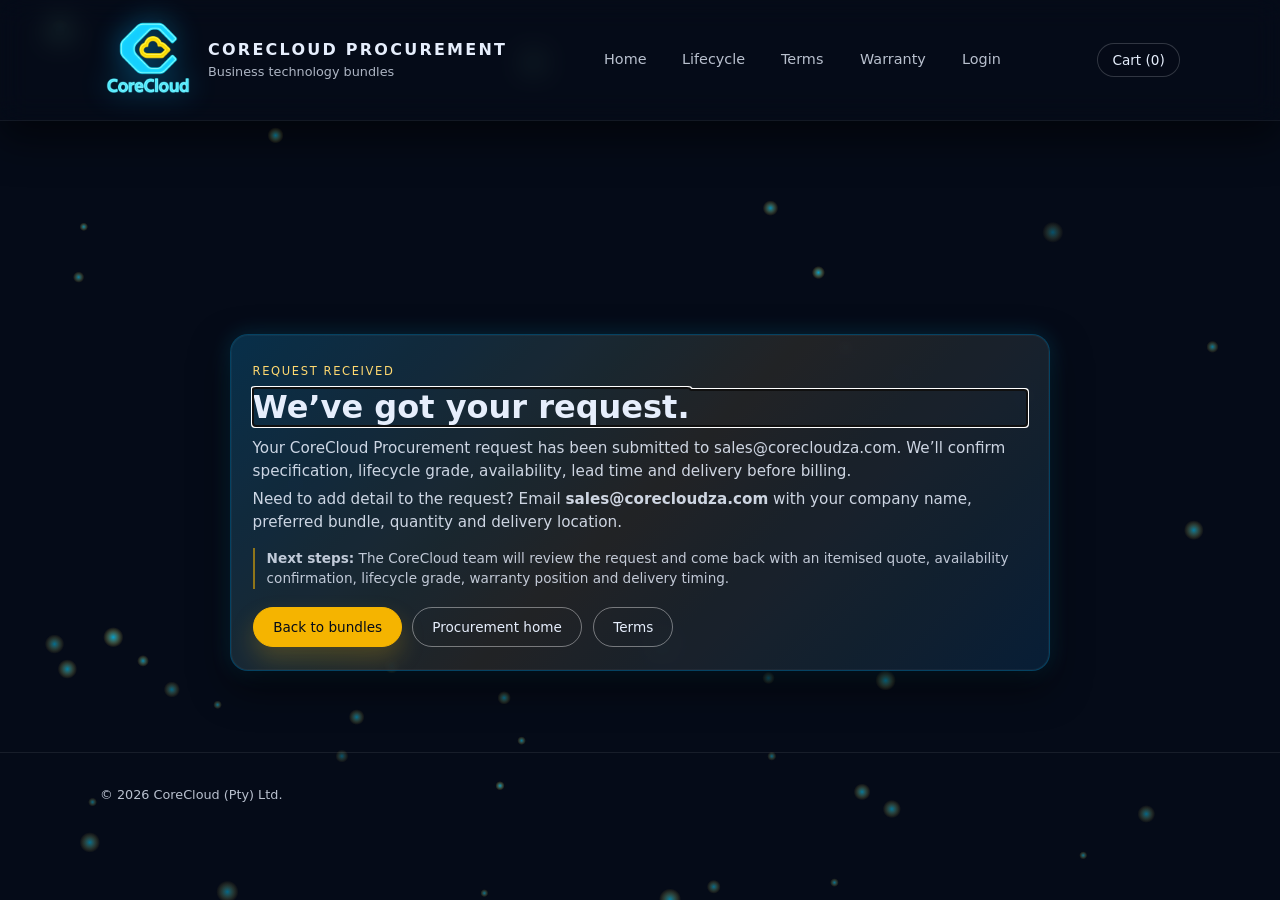
<file: thank-you.html>
<!DOCTYPE html>
<html lang="en">
<head>
  <meta charset="UTF-8" />
  <meta name="viewport" content="width=device-width,initial-scale=1" />

  <title>Thank you — CoreCloud Procurement</title>
  <meta name="description" content="CoreCloud Procurement quote received. We will confirm stock, lead time and delivery." />
  <meta name="theme-color" content="#050b18" />
  <meta name="robots" content="noindex, nofollow" />
  <link rel="canonical" href="https://access-mark.github.io/CoreCloud-Procurement-v2-Lead-Capture/thank-you.html" />

  <!-- Social -->
  <meta property="og:type" content="website" />
  <meta property="og:site_name" content="CoreCloud Procurement" />
  <meta property="og:title" content="Thank you — CoreCloud Procurement" />
  <meta property="og:description" content="We’ve received your request. We’ll confirm stock, lead time and delivery." />
  <meta property="og:url" content="https://access-mark.github.io/CoreCloud-Procurement-v2-Lead-Capture/thank-you.html" />
  <meta property="og:image" content="https://access-mark.github.io/CoreCloud-Procurement-v2-Lead-Capture/assets/images/corecloud-neon-logo.png" />
  <meta name="twitter:card" content="summary_large_image" />

  <!-- Assets -->
  <link rel="preload" href="assets/css/marketplace.css" as="style" />
  <link rel="preload" href="assets/images/corecloud-neon-logo.png" as="image" />
  <link rel="stylesheet" href="assets/css/marketplace.css" />
  <link rel="icon" href="assets/images/corecloud-neon-logo.png" />
  <script defer src="assets/js/auth.js"></script>

  <!-- Schema -->
  <script type="application/ld+json">
  {
    "@context":"https://schema.org",
    "@type":"WebPage",
    "name":"Thank you — CoreCloud Procurement",
    "url":"https://access-mark.github.io/CoreCloud-Procurement-v2-Lead-Capture/thank-you.html",
    "isPartOf":{"@type":"WebSite","name":"CoreCloud Procurement","url":"https://access-mark.github.io/CoreCloud-Procurement-v2-Lead-Capture/"},
    "dateModified":"2026-02-17"
  }
  </script>

  <style>
    html, body{ margin:0; padding:0; min-height:100%; }
    body{
      font-family: system-ui, -apple-system, BlinkMacSystemFont, "Segoe UI", sans-serif;
      background:#050b18;
      color:#e6eefc;
      line-height:1.5;
      position:relative;
      overflow-x:hidden;
    }
    a{ color:inherit; text-decoration:none; }
    .ccm-shell{ width:100%; max-width:1120px; margin:0 auto; padding:0 1.25rem; }
    .ccm-main{ padding-top:175px; }

    /* Header (match index/login) */
    .ccm-header{
      position:fixed; top:0; left:0; right:0; z-index:20;
      backdrop-filter:blur(14px);
      background:rgba(5,11,24,0.94);
      border-bottom:1px solid rgba(255,255,255,0.06);
      box-shadow:0 18px 40px rgba(0,0,0,0.55);
    }
    .ccm-header-inner{
      display:flex; align-items:center; justify-content:space-between;
      height:120px; column-gap:1.5rem;
    }
    .ccm-brand{ display:flex; align-items:center; gap:.75rem; }
    .ccm-logo{ height:96px; filter:drop-shadow(0 0 14px rgba(0,180,255,0.45)); }
    .ccm-brand-text{ display:flex; flex-direction:column; }
    .ccm-brand-title{ font-weight:600; font-size:1rem; }
    .ccm-brand-tagline{ font-size:.8rem; color:rgba(230,238,252,0.75); }

    .ccm-nav{ display:flex; align-items:center; gap:.75rem; }
    .ccm-nav-link{
      padding:.4rem .75rem; border-radius:999px; font-size:.9rem; opacity:.8;
      transition:background .16s ease, opacity .16s ease, transform .08s ease, box-shadow .16s ease;
    }
    .ccm-nav-link:hover{ opacity:1; background:rgba(255,255,255,0.06); transform:translateY(-1px); }

    .ccm-actions{ display:flex; align-items:center; gap:.75rem; }
    .ccm-cart-link{
      font-size:.85rem; padding:.35rem .9rem; border-radius:999px;
      border:1px solid rgba(255,255,255,0.18);
      background:rgba(5,11,24,0.8);
    }
    .ccm-burger{
      display:none; background:none; border:1px solid rgba(255,255,255,.4);
      color:#e6eefc; padding:.35rem .7rem; border-radius:999px;
      font-size:.8rem; cursor:pointer;
    }
    .ccm-burger span{ display:block; width:16px; height:1.6px; background:#e6eefc; margin:3px 0; }

    /* Thank you layout */
    .ty-wrap{ padding:2.4rem 0 2.6rem; }
    .ty-card{
      border-radius:18px;
      padding:1.4rem 1.35rem;
      background:rgba(9,18,40,0.88);
      border:1px solid rgba(0,198,255,0.28);
      box-shadow:
        0 16px 38px rgba(0,0,0,0.55),
        0 0 0 1px rgba(255,255,255,0.04) inset,
        0 0 22px rgba(0,198,255,0.18);
      backdrop-filter:blur(14px);
      position:relative;
      overflow:hidden;
      max-width:820px;
      margin:0 auto;
    }
    .ty-card:before{
      content:"";
      position:absolute; inset:-1px;
      border-radius:18px;
      pointer-events:none;
      background:linear-gradient(135deg, rgba(0,198,255,0.18), rgba(245,180,0,0.12), rgba(0,198,255,0.08));
      opacity:.9;
      mix-blend-mode:screen;
    }
    .ty-card > *{ position:relative; z-index:1; }

    .ty-badge{
      display:inline-block;
      font-size:.72rem;
      letter-spacing:.14em;
      text-transform:uppercase;
      color:#ffd970;
      margin-bottom:.65rem;
    }
    .ty-title{
      font-size:2rem;
      line-height:1.1;
      margin:0 0 .7rem;
    }
    .ty-meta{
      margin:.35rem 0;
      color:rgba(230,238,252,0.88);
      font-size:.95rem;
    }
    .ty-note{
      margin-top:.9rem;
      font-size:.85rem;
      color:rgba(230,238,252,0.82);
      border-left:2px solid rgba(245,180,0,.55);
      padding-left:.75rem;
    }

    .ty-actions{
      display:flex;
      gap:.65rem;
      flex-wrap:wrap;
      margin-top:1.15rem;
    }
    .ccm-btn{
      display:inline-flex; align-items:center; justify-content:center;
      padding:.55rem 1.2rem; border-radius:999px;
      border:1px solid transparent; font-size:.85rem; cursor:pointer;
      transition:background .16s ease, border-color .16s ease, transform .08s ease, box-shadow .16s ease;
      white-space:nowrap;
    }
    .ccm-btn.primary{
      background:#f5b400; color:#050b18; border-color:#f5b400;
      box-shadow:0 12px 24px rgba(245,180,0,.22);
    }
    .ccm-btn.primary:hover{ transform:translateY(-1px); box-shadow:0 18px 34px rgba(245,180,0,.26); }
    .ccm-btn.ghost{ background:transparent; border-color:rgba(255,255,255,0.4); color:#e6eefc; }
    .ccm-btn.ghost:hover{ background:rgba(255,255,255,0.06); box-shadow:0 0 0 1px rgba(0,198,255,.22), 0 16px 34px rgba(0,198,255,.12); }

    /* Footer */
    .ccm-footer{
      border-top:1px solid rgba(255,255,255,0.08);
      background:#050712;
      padding:2rem 0 1.5rem;
      margin-top:2.5rem;
    }

    /* Particles */
    #bgParticles{
      position:fixed; inset:0; width:100vw; height:100vh;
      z-index:0; pointer-events:none;
      filter:drop-shadow(0 0 18px rgba(0,198,255,.25));
    }
    body.has-particles .ccm-header,
    body.has-particles .ccm-main,
    body.has-particles .ccm-footer{
      position:relative; z-index:1; background:transparent;
    }

    @media (max-width:720px){
      .ccm-header-inner{ height:auto; padding:.75rem 0; }
      .ccm-logo{ height:72px; }
      .ccm-burger{ display:inline-flex; }
      .ccm-nav{ display:none; flex-direction:column; align-items:flex-start; margin-top:.75rem; width:100%; }
      .ccm-nav.open{
        display:flex;
        background:radial-gradient(circle at top, rgba(11,22,52,0.98), rgba(5,11,24,0.98));
        padding:.75rem .9rem;
        border-radius:18px;
        border:1px solid rgba(255,255,255,0.08);
        box-shadow:0 18px 40px rgba(0,0,0,0.8);
      }
      .ccm-main{ padding-top:220px; }
    }
  </style>
</head>

<body class="has-particles" id="top">
  <canvas id="bgParticles" aria-hidden="true"></canvas>

  <!-- HEADER -->
  <header class="ccm-header">
    <div class="ccm-shell ccm-header-inner">
      <a href="index.html" class="ccm-brand">
        <img src="assets/images/corecloud-neon-logo.png" alt="CoreCloud Procurement" class="ccm-logo" width="256" height="256" decoding="async" />
        <div class="ccm-brand-text">
          <span class="ccm-brand-title">CoreCloud Procurement</span>
          <span class="ccm-brand-tagline">Business technology bundles</span>
        </div>
      </a>

      <nav class="ccm-nav" aria-label="Main navigation">
        <a href="index.html" class="ccm-nav-link">Home</a>
        <a href="lifecycle.html" class="ccm-nav-link">Lifecycle</a>
        <a href="terms.html" class="ccm-nav-link">Terms</a>
        <a href="warranty.html" class="ccm-nav-link">Warranty</a>
        <a href="login.html" class="ccm-nav-link">Login</a>
      </nav>

      <div class="ccm-actions">
        <a href="cart.html" class="ccm-cart-link">Cart (<span id="ccmCartCount">0</span>)</a>
        <button class="ccm-burger" id="menuToggle" aria-label="Toggle navigation" aria-expanded="false">
          <span></span><span></span><span></span>
        </button>
      </div>
    </div>
  </header>

  <!-- BODY -->
  <main class="ccm-main">
    <section class="ccm-shell ty-wrap">
      <div class="ty-card" role="status" aria-live="polite">
        <div class="ty-badge">Request received</div>
        <h1 class="ty-title" tabindex="-1" id="tyTitle">We’ve got your request.</h1>

        <p class="ty-meta">
          Your CoreCloud Procurement request has been submitted to sales@corecloudza.com. We’ll confirm specification, lifecycle grade, availability, lead time and delivery before billing.
        </p>
        <p class="ty-meta">
          Need to add detail to the request? Email <strong><a href="mailto:sales@corecloudza.com">sales@corecloudza.com</a></strong> with your company name, preferred bundle, quantity and delivery location.
        </p>

        <div class="ty-note">
          <strong>Next steps:</strong> The CoreCloud team will review the request and come back with an itemised quote, availability confirmation, lifecycle grade, warranty position and delivery timing.
        </div>

        <div class="ty-actions">
          <a href="index.html#featured" class="ccm-btn primary">Back to bundles</a>
          <a href="index.html" class="ccm-btn ghost">Procurement home</a>
          <a href="terms.html" class="ccm-btn ghost">Terms</a>
        </div>
      </div>
    </section>
  </main>

  <!-- FOOTER -->
  <footer class="ccm-footer">
    <div class="ccm-shell" style="font-size:.8rem;opacity:.8;">
      © <span id="year"></span> CoreCloud (Pty) Ltd.
    </div>
  </footer>

  <script>
    // Focus the H1 for accessibility after navigation
    (function(){
      const ty = document.getElementById('tyTitle');
      if(ty) ty.focus();
    })();

    // Year
    (function(){
      const y = document.getElementById('year');
      if(y) y.textContent = new Date().getFullYear();
    })();

    // Mobile nav
    (function(){
      const toggle = document.getElementById('menuToggle');
      const nav = document.querySelector('.ccm-nav');
      if(!toggle || !nav) return;
      toggle.addEventListener('click', () => {
        const open = nav.classList.toggle('open');
        toggle.setAttribute('aria-expanded', String(open));
      });
    })();

    // Clear cart on thank-you (post-submit landing) and update count
    (function(){
      try { localStorage.removeItem('ccm-cart'); } catch(e) {}
      const span = document.getElementById('ccmCartCount');
      if(span) span.textContent = '0';
    })();

    // Particles (same engine)
    (function(){
      const c = document.getElementById('bgParticles');
      if(!c) return;
      const ctx = c.getContext('2d');
      let w, h, dpr = window.devicePixelRatio || 1;

      function resize(){
        const bw = window.innerWidth, bh = window.innerHeight;
        c.style.width = bw+'px'; c.style.height = bh+'px';
        c.width = Math.floor(bw*dpr); c.height = Math.floor(bh*dpr);
        ctx.setTransform(dpr,0,0,dpr,0,0);
        w=bw; h=bh;
      }
      resize(); window.addEventListener('resize', resize);

      const COUNT = 46;
      const parts = Array.from({length:COUNT}).map(()=>({
        x: Math.random()*w, y: Math.random()*h,
        r: 1.2 + Math.random()*2.4,
        vx: -0.22 + Math.random()*0.44,
        vy: -0.22 + Math.random()*0.44,
        o: 0.22 + Math.random()*0.42
      }));

      function tick(){
        ctx.clearRect(0,0,w,h);
        for(const p of parts){
          p.x += p.vx; p.y += p.vy;
          if(p.x < -20) p.x = w+10;
          if(p.x > w+20) p.x = -10;
          if(p.y < -20) p.y = h+10;
          if(p.y > h+20) p.y = -10;

          const grad = ctx.createRadialGradient(p.x,p.y,0,p.x,p.y,p.r*4);
          grad.addColorStop(0, `rgba(0,198,255,${p.o+0.15})`);
          grad.addColorStop(0.8, `rgba(255,210,63,0)`);
          ctx.fillStyle = grad;
          ctx.beginPath();
          ctx.arc(p.x,p.y,p.r*4,0,Math.PI*2);
          ctx.fill();
        }
        requestAnimationFrame(tick);
      }
      tick();
    })();
  </script>
</body>
</html>
</file>
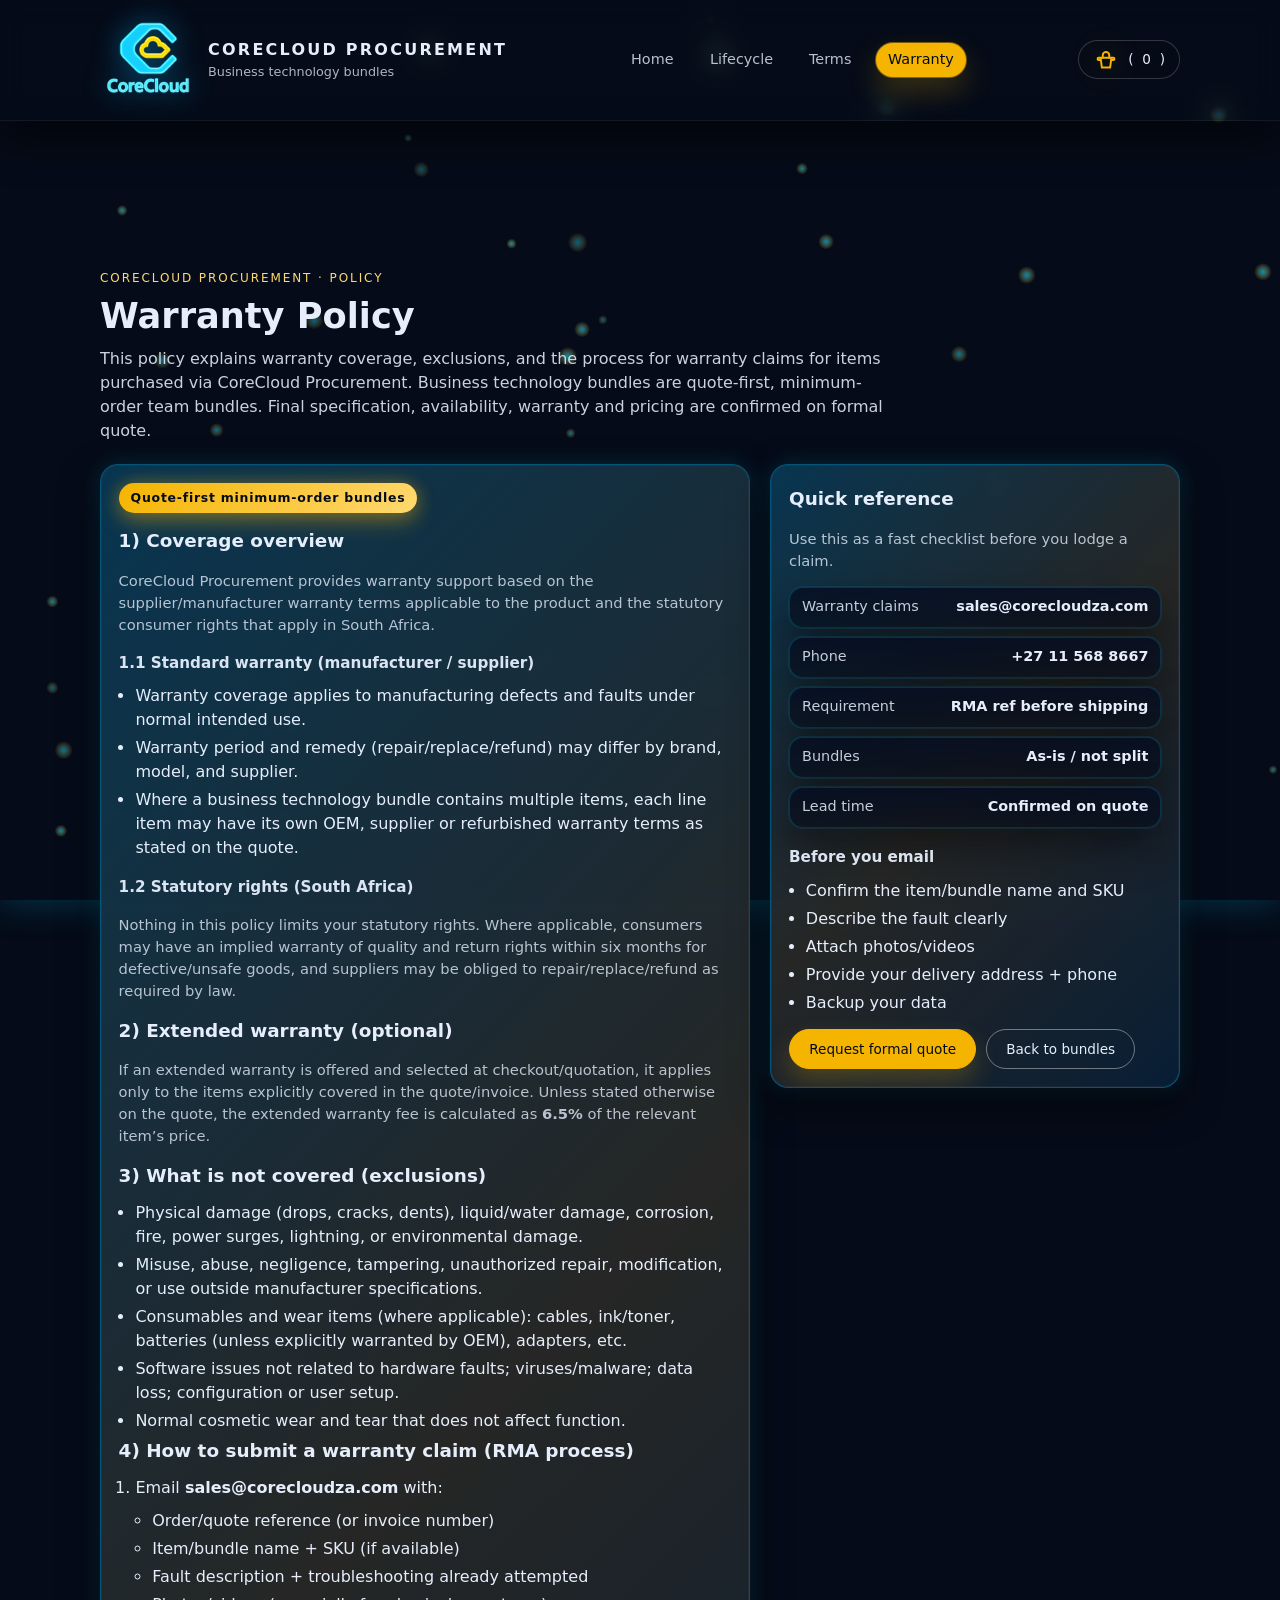
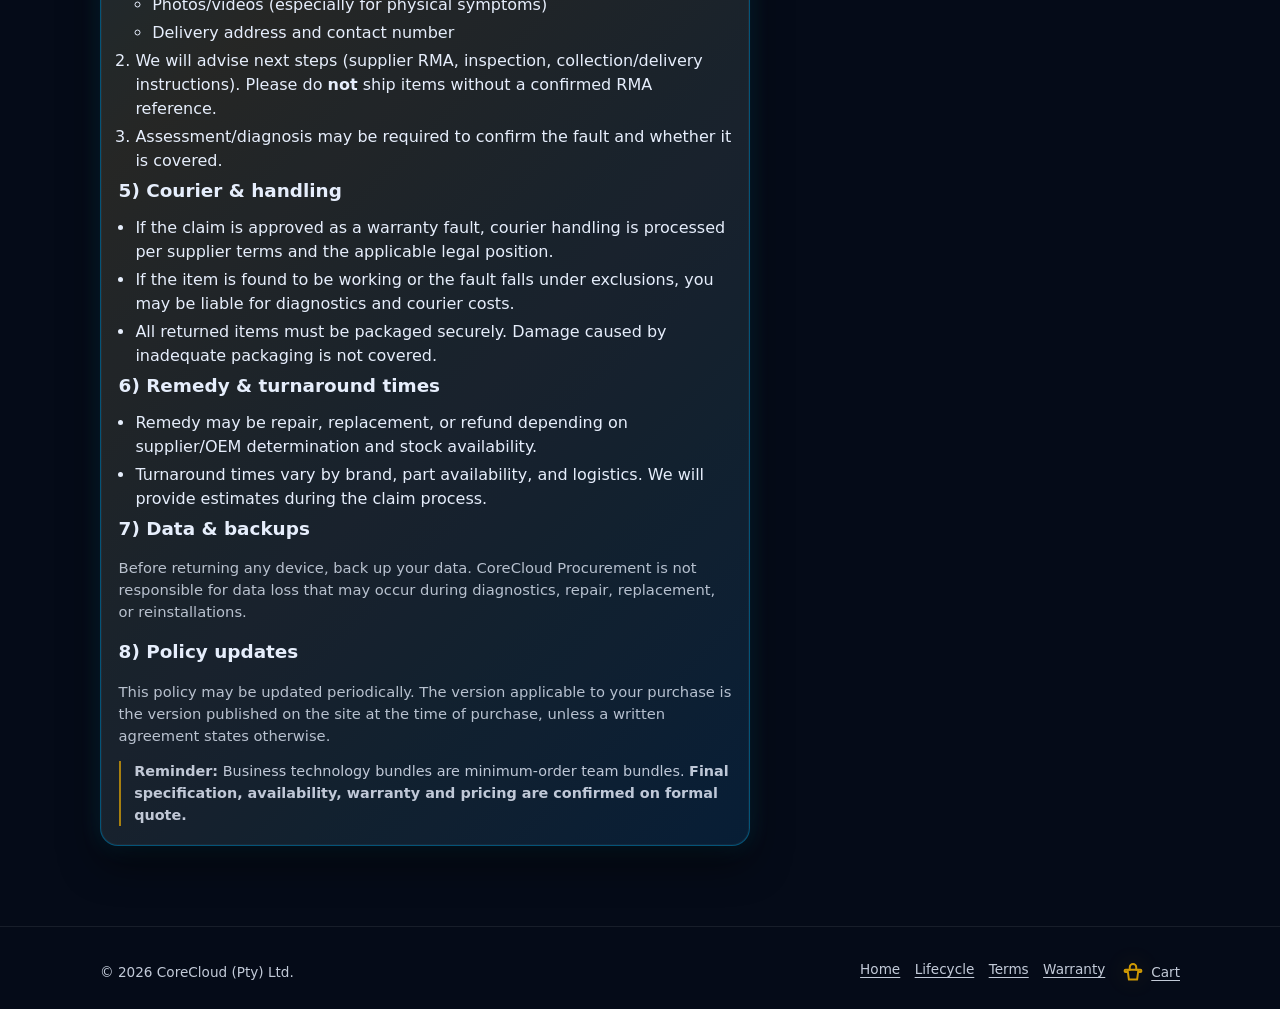
<file: warranty.html>
<!DOCTYPE html>
<html lang="en">
<head>
  <meta charset="UTF-8" />
  <meta name="viewport" content="width=device-width,initial-scale=1" />

  <title>Warranty Policy — CoreCloud Procurement</title>
  <meta name="description" content="CoreCloud Procurement warranty policy for business technology bundles and business hardware. Claims, exclusions, process, and statutory rights." />

  <link rel="preload" href="assets/css/marketplace.css" as="style" />
  <link rel="stylesheet" href="assets/css/marketplace.css" />
  <link rel="preload" href="assets/images/corecloud-neon-logo.png" as="image" />
  <link rel="icon" href="assets/images/corecloud-neon-logo.png" />
  <script defer src="assets/js/auth.js"></script>

  <link rel="canonical" href="https://access-mark.github.io/CoreCloud-Procurement-v2-Lead-Capture/warranty.html" />
  <meta name="robots" content="index, follow" />
  <meta name="theme-color" content="#050b18" />

  <style>
    html, body{ margin:0; padding:0; min-height:100%; }
    body{
      font-family: system-ui, -apple-system, BlinkMacSystemFont, "Segoe UI", sans-serif;
      background:#050b18;
      color:#e6eefc;
      line-height:1.5;
      position:relative;
      overflow-x:hidden;
    }
    a{ color:inherit; text-decoration:none; }
    .ccm-shell{ width:100%; max-width:1120px; margin:0 auto; padding:0 1.25rem; }

    /* ✅ FIX: Warranty has NO banner, so reduce top offset (removes big gap above title) */
    .ccm-main{ padding-top:130px; }

    /* Header (match home) */
    .ccm-header{
      position:fixed; top:0; left:0; right:0; z-index:20;
      backdrop-filter:blur(14px);
      background:rgba(5,11,24,0.94);
      border-bottom:1px solid rgba(255,255,255,0.06);
      box-shadow:0 18px 40px rgba(0,0,0,0.55);
    }
    .ccm-header-inner{
      display:flex; align-items:center; justify-content:space-between;
      height:120px; column-gap:1.5rem;
    }
    .ccm-brand{ display:flex; align-items:center; gap:.75rem; }
    .ccm-logo{ height:96px; filter:drop-shadow(0 0 14px rgba(0,180,255,0.45)); }
    .ccm-brand-text{ display:flex; flex-direction:column; }
    .ccm-brand-title{ font-weight:600; font-size:1rem; }
    .ccm-brand-tagline{ font-size:.8rem; color:rgba(230,238,252,0.75); }

    .ccm-nav{ display:flex; align-items:center; gap:.75rem; }
    .ccm-nav-link{
      padding:.4rem .75rem; border-radius:999px; font-size:.9rem; opacity:.8;
      transition:background .16s ease, opacity .16s ease, transform .08s ease, box-shadow .16s ease;
    }
    .ccm-nav-link:hover{ opacity:1; background:rgba(255,255,255,0.06); transform:translateY(-1px); }
    .ccm-nav-link.is-active{
      background:#f5b400; color:#050b18; opacity:1;
      box-shadow:0 0 0 1px rgba(245,180,0,.45), 0 14px 30px rgba(245,180,0,.22);
    }

    .ccm-actions{ display:flex; align-items:center; gap:.75rem; }

    /* ✅ Match other pages: cart icon + yellow */
    .ccm-cart-link{
      font-size:.85rem;
      padding:.35rem .9rem;
      border-radius:999px;
      border:1px solid rgba(255,255,255,0.18);
      background:rgba(5,11,24,0.8);
      display:inline-flex;
      align-items:center;
      gap:.55rem;
    }
    .ccm-cart-ico{
      width:26px; height:26px; display:inline-block;
      color:#f5b400;
      filter:drop-shadow(0 0 14px rgba(245,180,0,0.28));
    }

    .ccm-burger{
      display:none; background:none; border:1px solid rgba(255,255,255,.4);
      color:#e6eefc; padding:.35rem .7rem; border-radius:999px;
      font-size:.8rem; cursor:pointer;
    }
    .ccm-burger span{ display:block; width:16px; height:1.6px; background:#e6eefc; margin:3px 0; }

    /* Page */
    .ccm-section{ padding:1.15rem 0 2.5rem; } /* tighter top */
    .badge{
      font-size:.75rem; text-transform:uppercase; letter-spacing:.16em;
      color:#ffd970; margin:0 0 .55rem; /* tighter */
    }
    h1{ font-size:2.2rem; line-height:1.12; margin:0 0 .7rem; } /* tighter */
    .subtitle{ font-size:1rem; max-width:50rem; color:rgba(230,238,252,0.88); margin:0; }

    .policy-grid{
      display:grid;
      grid-template-columns:minmax(0,1.35fr) minmax(0,.85fr);
      gap:1.25rem;
      margin-top:1.35rem;
      align-items:start;
    }

    .card{
      border-radius:18px;
      padding:1.1rem 1.1rem 1.15rem;
      background:rgba(9,18,40,0.88);
      border:1px solid rgba(0,198,255,0.38);
      box-shadow:
        0 16px 38px rgba(0,0,0,0.55),
        0 0 0 1px rgba(255,255,255,0.04) inset,
        0 0 22px rgba(0,198,255,0.18);
      backdrop-filter:blur(14px);
      position:relative;
      overflow:hidden;
    }
    .card:before{
      content:"";
      position:absolute; inset:-1px;
      border-radius:18px;
      pointer-events:none;
      background:linear-gradient(135deg, rgba(0,198,255,0.22), rgba(245,180,0,0.14), rgba(0,198,255,0.08));
      opacity:.9;
      mix-blend-mode:screen;
    }
    .card > *{ position:relative; z-index:1; }

    .card h2{ font-size:1.15rem; margin:.15rem 0 .7rem; }
    .card h3{ font-size:.95rem; margin:1rem 0 .5rem; color:rgba(230,238,252,0.95); }
    .muted{ color:rgba(230,238,252,0.78); font-size:.92rem; }
    .list{ margin:.6rem 0 0; padding-left:1.05rem; }
    .list li{ margin:.25rem 0; }

    .pill-note{
      display:inline-flex; align-items:center; gap:.45rem;
      padding:.35rem .75rem;
      border-radius:999px;
      font-size:.78rem;
      font-weight:700;
      letter-spacing:.06em;
      color:#050b18;
      background:linear-gradient(135deg,#f5b400,#ffd970);
      box-shadow:0 10px 22px rgba(245,180,0,0.28), 0 0 18px rgba(245,180,0,0.35);
    }

    .callout{
      margin-top:.85rem;
      border-left:2px solid rgba(245,180,0,.65);
      padding-left:.85rem;
      color:rgba(230,238,252,0.82);
      font-size:.9rem;
    }

    .kv{
      display:grid;
      grid-template-columns: 1fr;
      gap:.55rem;
      margin-top:.75rem;
      font-size:.9rem;
    }
    .kv .row{
      display:flex; justify-content:space-between; gap:.75rem;
      padding:.55rem .75rem;
      border-radius:14px;
      background:linear-gradient(180deg, rgba(6,14,34,.86), rgba(5,11,24,.62));
      border:1px solid rgba(0,198,255,.18);
      box-shadow:0 0 0 1px rgba(0,198,255,.10), 0 18px 40px rgba(0,0,0,.45);
    }
    .kv .k{ opacity:.85; }
    .kv .v{ font-weight:700; }

    .ccm-btn{
      display:inline-flex; align-items:center; justify-content:center;
      padding:.55rem 1.2rem; border-radius:999px;
      border:1px solid transparent; font-size:.85rem; cursor:pointer;
      transition:background .16s ease, border-color .16s ease, transform .08s ease, box-shadow .16s ease;
      white-space:nowrap;
    }
    .ccm-btn.primary{
      background:#f5b400; color:#050b18; border-color:#f5b400;
      box-shadow:0 12px 24px rgba(245,180,0,.22);
    }
    .ccm-btn.primary:hover{ transform:translateY(-1px); box-shadow:0 18px 34px rgba(245,180,0,.26); }
    .ccm-btn.ghost{ background:transparent; border-color:rgba(255,255,255,0.4); }
    .ccm-btn.ghost:hover{
      background:rgba(255,255,255,0.06);
      box-shadow:0 0 0 1px rgba(0,198,255,.22), 0 16px 34px rgba(0,198,255,.12);
    }
    .cta-row{ display:flex; gap:.6rem; flex-wrap:wrap; margin-top:.9rem; }

    .ccm-footer{
      border-top:1px solid rgba(255,255,255,0.08);
      background:#050712;
      padding:2rem 0 1.5rem;
      margin-top:2.5rem;
    }

    /* Particles */
    #bgParticles{
      position:fixed; inset:0; width:100vw; height:100vh;
      z-index:0; pointer-events:none;
      filter:drop-shadow(0 0 18px rgba(0,198,255,.25));
    }
    body.has-particles .ccm-header,
    body.has-particles .ccm-main,
    body.has-particles .ccm-footer{ position:relative; z-index:1; background:transparent; }

    /* =======================
       FLOATING BASKET (same as other pages)
       ======================= */
    .float-basket{
      position:fixed;
      right:18px;
      bottom:18px;
      z-index:50;
      display:none; /* shown via JS when cart has items */
    }
    .float-basket a{
      display:flex;
      align-items:center;
      gap:.6rem;
      border-radius:999px;
      padding:.62rem .85rem;
      background:rgba(9,18,40,0.92);
      border:1px solid rgba(0,198,255,0.42);
      box-shadow:0 18px 40px rgba(0,0,0,0.55), 0 0 22px rgba(0,198,255,0.14);
      backdrop-filter:blur(14px);
      transition:transform .10s ease, box-shadow .16s ease, border-color .16s ease, background .16s ease, opacity .16s ease;
      opacity:.96;
    }
    .float-basket a:hover{
      transform:translateY(-2px);
      border-color:rgba(0,198,255,0.65);
      box-shadow:0 22px 50px rgba(0,0,0,0.62), 0 0 26px rgba(0,198,255,0.18);
      opacity:1;
    }
    .fb-icon{
      width:42px; height:42px;
      border-radius:999px;
      display:grid; place-items:center;
      background:linear-gradient(135deg, rgba(245,180,0,0.30), rgba(245,180,0,0.12));
      border:1px solid rgba(255,255,255,0.10);
      box-shadow:0 0 18px rgba(245,180,0,0.18);
      color:#f5b400;
    }
    .fb-icon svg{ width:22px; height:22px; }
    .fb-text{ display:flex; flex-direction:column; line-height:1.05; }
    .fb-title{ font-size:.78rem; opacity:.92; }
    .fb-sub{ font-size:.72rem; color:rgba(230,238,252,0.78); }
    .fb-count{
      margin-left:.35rem;
      min-width:30px;
      height:30px;
      padding:0 .6rem;
      border-radius:999px;
      display:inline-flex; align-items:center; justify-content:center;
      background:linear-gradient(135deg,#f5b400,#ffd970);
      color:#050b18;
      font-weight:900;
      font-size:.8rem;
      box-shadow:0 12px 24px rgba(245,180,0,.22);
    }

    @media (max-width:880px){
      .policy-grid{ grid-template-columns:1fr; }
    }
    @media (max-width:720px){
      .ccm-header-inner{ height:auto; padding:.75rem 0; }
      .ccm-logo{ height:72px; }
      .ccm-burger{ display:inline-flex; }
      .ccm-nav{ display:none; flex-direction:column; align-items:flex-start; margin-top:.75rem; width:100%; }
      .ccm-nav.open{
        display:flex;
        background:radial-gradient(circle at top, rgba(11,22,52,0.98), rgba(5,11,24,0.98));
        padding:.75rem .9rem;
        border-radius:18px;
        border:1px solid rgba(255,255,255,0.08);
        box-shadow:0 18px 40px rgba(0,0,0,0.8);
      }

      /* ✅ FIX mobile gap too */
      .ccm-main{ padding-top:150px; }

      .float-basket{ right:14px; bottom:14px; }
      .float-basket a{ padding:.58rem .78rem; }
      .fb-text{ display:none; } /* compact on mobile */
    }
  </style>
</head>

<body class="has-particles">
  <canvas id="bgParticles" aria-hidden="true"></canvas>

  <header class="ccm-header">
    <div class="ccm-shell ccm-header-inner">
      <a href="index.html" class="ccm-brand">
        <img src="assets/images/corecloud-neon-logo.png" alt="CoreCloud Procurement" class="ccm-logo" width="256" height="256" decoding="async" />
        <div class="ccm-brand-text">
          <span class="ccm-brand-title">CoreCloud Procurement</span>
          <span class="ccm-brand-tagline">Business technology bundles</span>
        </div>
      </a>

      <nav class="ccm-nav" aria-label="Main navigation">
        <a href="index.html" class="ccm-nav-link">Home</a>
        <a href="lifecycle.html" class="ccm-nav-link">Lifecycle</a>
        <a href="terms.html" class="ccm-nav-link">Terms</a>
        <a href="warranty.html" class="ccm-nav-link is-active" aria-current="page">Warranty</a>
      </nav>

      <div class="ccm-actions">
        <a href="cart.html" class="ccm-cart-link" aria-label="Basket">
          <svg class="ccm-cart-ico" viewBox="0 0 24 24" fill="none" aria-hidden="true">
            <path d="M7 10h10l-1.2 9H8.2L7 10Z" stroke="currentColor" stroke-width="1.8" stroke-linejoin="round"/>
            <path d="M9 10V7.6A3 3 0 0 1 12 4.6a3 3 0 0 1 3 3V10" stroke="currentColor" stroke-width="1.8" stroke-linecap="round"/>
            <path d="M6.4 10H5.2c-.6 0-1 .4-1 1v0c0 .6.4 1 1 1H6.6" stroke="currentColor" stroke-width="1.8" stroke-linecap="round"/>
            <path d="M17.4 10h1.4c.6 0 1 .4 1 1v0c0 .6-.4 1-1 1H17.2" stroke="currentColor" stroke-width="1.8" stroke-linecap="round"/>
          </svg>
          (<span id="ccmCartCount">0</span>)
        </a>

        <button class="ccm-burger" id="menuToggle" aria-label="Toggle navigation" aria-expanded="false">
          <span></span><span></span><span></span>
        </button>
      </div>
    </div>
  </header>

  <!-- FLOATING BASKET -->
  <div class="float-basket" id="floatBasket" aria-live="polite">
    <a href="cart.html" aria-label="Open basket">
      <span class="fb-icon" aria-hidden="true">
        <svg viewBox="0 0 24 24" fill="none" xmlns="http://www.w3.org/2000/svg">
          <path d="M7 10h10l-1.2 9H8.2L7 10Z" stroke="currentColor" stroke-width="1.9" stroke-linejoin="round"/>
          <path d="M9 10V7.6A3 3 0 0 1 12 4.6a3 3 0 0 1 3 3V10" stroke="currentColor" stroke-width="1.9" stroke-linecap="round"/>
          <path d="M6.4 10H5.2c-.6 0-1 .4-1 1v0c0 .6.4 1 1 1H6.6" stroke="currentColor" stroke-width="1.9" stroke-linecap="round"/>
          <path d="M17.4 10h1.4c.6 0 1 .4 1 1v0c0 .6-.4 1-1 1H17.2" stroke="currentColor" stroke-width="1.9" stroke-linecap="round"/>
        </svg>
      </span>
      <span class="fb-text">
        <span class="fb-title">Quote cart</span>
        <span class="fb-sub"><span id="fbCountText">0</span> bundles</span>
      </span>
      <span class="fb-count" id="fbCount">0</span>
    </a>
  </div>

  <main class="ccm-main">
    <section class="ccm-section" id="top">
      <div class="ccm-shell">
        <p class="badge">CoreCloud Procurement · Policy</p>
        <h1>Warranty Policy</h1>
        <p class="subtitle">
          This policy explains warranty coverage, exclusions, and the process for warranty claims for items purchased via CoreCloud Procurement.
          Business technology bundles are quote-first, minimum-order team bundles. Final specification, availability, warranty and pricing are confirmed on formal quote.
        </p>

        <div class="policy-grid">
          <!-- Main content -->
          <article class="card">
            <div class="pill-note">Quote-first minimum-order bundles</div>

            <h2 style="margin-top:.9rem;">1) Coverage overview</h2>
            <p class="muted">
              CoreCloud Procurement provides warranty support based on the supplier/manufacturer warranty terms applicable to the product and
              the statutory consumer rights that apply in South Africa.
            </p>

            <h3>1.1 Standard warranty (manufacturer / supplier)</h3>
            <ul class="list">
              <li>Warranty coverage applies to manufacturing defects and faults under normal intended use.</li>
              <li>Warranty period and remedy (repair/replace/refund) may differ by brand, model, and supplier.</li>
              <li>Where a business technology bundle contains multiple items, each line item may have its own OEM, supplier or refurbished warranty terms as stated on the quote.</li>
            </ul>

            <h3>1.2 Statutory rights (South Africa)</h3>
            <p class="muted">
              Nothing in this policy limits your statutory rights. Where applicable, consumers may have an implied warranty of quality and
              return rights within six months for defective/unsafe goods, and suppliers may be obliged to repair/replace/refund as required by law.
            </p>

            <h2>2) Extended warranty (optional)</h2>
            <p class="muted">
              If an extended warranty is offered and selected at checkout/quotation, it applies only to the items explicitly covered in the quote/invoice.
              Unless stated otherwise on the quote, the extended warranty fee is calculated as <strong>6.5%</strong> of the relevant item’s price.
            </p>

            <h2>3) What is not covered (exclusions)</h2>
            <ul class="list">
              <li>Physical damage (drops, cracks, dents), liquid/water damage, corrosion, fire, power surges, lightning, or environmental damage.</li>
              <li>Misuse, abuse, negligence, tampering, unauthorized repair, modification, or use outside manufacturer specifications.</li>
              <li>Consumables and wear items (where applicable): cables, ink/toner, batteries (unless explicitly warranted by OEM), adapters, etc.</li>
              <li>Software issues not related to hardware faults; viruses/malware; data loss; configuration or user setup.</li>
              <li>Normal cosmetic wear and tear that does not affect function.</li>
            </ul>

            <h2>4) How to submit a warranty claim (RMA process)</h2>
            <ol class="list">
              <li>
                Email <strong>sales@corecloudza.com</strong> with:
                <ul class="list">
                  <li>Order/quote reference (or invoice number)</li>
                  <li>Item/bundle name + SKU (if available)</li>
                  <li>Fault description + troubleshooting already attempted</li>
                  <li>Photos/videos (especially for physical symptoms)</li>
                  <li>Delivery address and contact number</li>
                </ul>
              </li>
              <li>
                We will advise next steps (supplier RMA, inspection, collection/delivery instructions).
                Please do <strong>not</strong> ship items without a confirmed RMA reference.
              </li>
              <li>
                Assessment/diagnosis may be required to confirm the fault and whether it is covered.
              </li>
            </ol>

            <h2>5) Courier & handling</h2>
            <ul class="list">
              <li>If the claim is approved as a warranty fault, courier handling is processed per supplier terms and the applicable legal position.</li>
              <li>If the item is found to be working or the fault falls under exclusions, you may be liable for diagnostics and courier costs.</li>
              <li>All returned items must be packaged securely. Damage caused by inadequate packaging is not covered.</li>
            </ul>

            <h2>6) Remedy & turnaround times</h2>
            <ul class="list">
              <li>Remedy may be repair, replacement, or refund depending on supplier/OEM determination and stock availability.</li>
              <li>Turnaround times vary by brand, part availability, and logistics. We will provide estimates during the claim process.</li>
            </ul>

            <h2>7) Data & backups</h2>
            <p class="muted">
              Before returning any device, back up your data. CoreCloud Procurement is not responsible for data loss that may occur during
              diagnostics, repair, replacement, or reinstallations.
            </p>

            <h2>8) Policy updates</h2>
            <p class="muted">
              This policy may be updated periodically. The version applicable to your purchase is the version published on the site at the time of purchase,
              unless a written agreement states otherwise.
            </p>

            <div class="callout">
              <strong>Reminder:</strong> Business technology bundles are minimum-order team bundles. <strong>Final specification, availability, warranty and pricing are confirmed on formal quote.</strong>
            </div>
          </article>

          <!-- Side panel -->
          <aside class="card">
            <h2>Quick reference</h2>
            <p class="muted">Use this as a fast checklist before you lodge a claim.</p>

            <div class="kv">
              <div class="row">
                <div class="k">Warranty claims</div>
                <div class="v">sales@corecloudza.com</div>
              </div>
              <div class="row">
                <div class="k">Phone</div>
                <div class="v">+27 11 568 8667</div>
              </div>
              <div class="row">
                <div class="k">Requirement</div>
                <div class="v">RMA ref before shipping</div>
              </div>
              <div class="row">
                <div class="k">Bundles</div>
                <div class="v">As-is / not split</div>
              </div>
              <div class="row">
                <div class="k">Lead time</div>
                <div class="v">Confirmed on quote</div>
              </div>
            </div>

            <h3 style="margin-top:1.15rem;">Before you email</h3>
            <ul class="list">
              <li>Confirm the item/bundle name and SKU</li>
              <li>Describe the fault clearly</li>
              <li>Attach photos/videos</li>
              <li>Provide your delivery address + phone</li>
              <li>Backup your data</li>
            </ul>

            <div class="cta-row">
              <a class="ccm-btn primary" href="cart.html?quote=1">Request formal quote</a>
              <a class="ccm-btn ghost" href="index.html#featured">Back to bundles</a>
            </div>
          </aside>
        </div>
      </div>
    </section>
  </main>

 <!-- FOOTER -->
  <footer class="ccm-footer">
    <div class="ccm-shell" style="font-size:.85rem;opacity:.85;display:flex;flex-wrap:wrap;gap:1rem;align-items:center;justify-content:space-between;">
      <div>© <span id="year"></span> CoreCloud (Pty) Ltd.</div>
      <div style="display:flex;gap:.9rem;flex-wrap:wrap;">
        <a href="index.html" style="text-decoration:underline;text-underline-offset:3px;">Home</a>
        <a href="lifecycle.html" style="text-decoration:underline;text-underline-offset:3px;">Lifecycle</a>
        <a href="terms.html" style="text-decoration:underline;text-underline-offset:3px;">Terms</a>
        <a href="warranty.html" style="text-decoration:underline;text-underline-offset:3px;">Warranty</a>
        <a href="cart.html" style="text-decoration:underline;text-underline-offset:3px;display:inline-flex;align-items:center;gap:.35rem;">
          <svg class="ccm-cart-ico" viewBox="0 0 24 24" fill="none" aria-hidden="true">
            <path d="M7 10h10l-1.2 9H8.2L7 10Z" stroke="currentColor" stroke-width="1.8" stroke-linejoin="round"/>
            <path d="M9 10V7.6A3 3 0 0 1 12 4.6a3 3 0 0 1 3 3V10" stroke="currentColor" stroke-width="1.8" stroke-linecap="round"/>
            <path d="M6.4 10H5.2c-.6 0-1 .4-1 1v0c0 .6.4 1 1 1H6.6" stroke="currentColor" stroke-width="1.8" stroke-linecap="round"/>
            <path d="M17.4 10h1.4c.6 0 1 .4 1 1v0c0 .6-.4 1-1 1H17.2" stroke="currentColor" stroke-width="1.8" stroke-linecap="round"/>
          </svg>
          Cart
        </a>
      </div>
    </div>
  </footer>

  <script>
    // Year
    document.getElementById('year').textContent = new Date().getFullYear();

    // Mobile nav toggle
    (function(){
      const toggle = document.getElementById('menuToggle');
      const nav = document.querySelector('.ccm-nav');
      if(!toggle || !nav) return;
      toggle.addEventListener('click', () => {
        const open = nav.classList.toggle('open');
        toggle.setAttribute('aria-expanded', String(open));
      });
    })();

    // Cart helpers
    function getCart(){
      try{ return JSON.parse(localStorage.getItem('ccm-cart') || '[]'); }
      catch(e){ return []; }
    }

    function syncCartBadges(){
      const c = getCart();
      const count = c.length;

      // Header count
      const headSpan = document.getElementById('ccmCartCount');
      if(headSpan) headSpan.textContent = String(count);

      // Floating basket
      const fb = document.getElementById('floatBasket');
      const fbCount = document.getElementById('fbCount');
      const fbCountText = document.getElementById('fbCountText');

      if(fbCount) fbCount.textContent = String(count);
      if(fbCountText) fbCountText.textContent = String(count);

      if(fb){
        fb.style.display = count > 0 ? 'block' : 'none';
      }
    }
    syncCartBadges();

    // Particles (match home)
    (function(){
      const c = document.getElementById('bgParticles');
      if(!c) return;
      const ctx = c.getContext('2d');
      let w, h, dpr = window.devicePixelRatio || 1;

      function resize(){
        const bw = window.innerWidth, bh = window.innerHeight;
        c.style.width = bw+'px'; c.style.height = bh+'px';
        c.width = Math.floor(bw*dpr); c.height = Math.floor(bh*dpr);
        ctx.setTransform(dpr,0,0,dpr,0,0);
        w=bw; h=bh;
      }
      resize(); window.addEventListener('resize', resize);

      const COUNT = 46;
      const parts = Array.from({length:COUNT}).map(() => ({
        x: Math.random()*w, y: Math.random()*h,
        r: 1.2 + Math.random()*2.4,
        vx: -0.22 + Math.random()*0.44,
        vy: -0.22 + Math.random()*0.44,
        o: 0.22 + Math.random()*0.42
      }));

      function tick(){
        ctx.clearRect(0,0,w,h);
        for(const p of parts){
          p.x += p.vx; p.y += p.vy;
          if(p.x < -20) p.x = w+10;
          if(p.x > w+20) p.x = -10;
          if(p.y < -20) p.y = h+10;
          if(p.y > h+20) p.y = -10;

          const grad = ctx.createRadialGradient(p.x,p.y,0,p.x,p.y,p.r*4);
          grad.addColorStop(0, `rgba(0,198,255,${p.o+0.15})`);
          grad.addColorStop(0.8, `rgba(255,210,63,0)`);
          ctx.fillStyle = grad;
          ctx.beginPath();
          ctx.arc(p.x,p.y,p.r*4,0,Math.PI*2);
          ctx.fill();
        }
        requestAnimationFrame(tick);
      }
      tick();
    })();
  </script>
</body>
</html>
</file>
<file: assets/css/marketplace.css>
/* =========================================================
   CoreCloud Marketplace — CoreCloud 3.0 Skin
   Header, hero, sections, footer aligned to CoreCloud3.0
   ========================================================= */

/* Reset */
*,
*::before,
*::after{
  box-sizing:border-box;
}

html,body{
  margin:0;
  padding:0;
  min-height:100%;
}

body{
  font-family: system-ui, -apple-system, BlinkMacSystemFont, "Segoe UI", sans-serif;
  background:#050b18;
  color:#e6eefc;
  line-height:1.5;
  position:relative;
  overflow-x:hidden;
}

img{
  max-width:100%;
  height:auto;
  display:block;
}

a{
  color:inherit;
  text-decoration:none;
}

/* Shell */
.ccm-shell{
  width:100%;
  max-width:1120px;
  margin:0 auto;
  padding:0 1.25rem;
}

/* Main wrapper clears fixed header (same as CoreCloud3.0) */
.ccm-main{
  padding-top:130px;
}

/* =========================================================
   HEADER / NAV — CoreCloud3.0 clone
   ========================================================= */

.ccm-header{
  position:fixed;
  top:0;
  left:0;
  right:0;
  z-index:20;
  backdrop-filter:blur(14px);
  -webkit-backdrop-filter:blur(14px);
  background:rgba(5,11,24,0.94);
  border-bottom:1px solid rgba(255,255,255,0.06);
  box-shadow:0 18px 40px rgba(0,0,0,0.55);
}

.ccm-header-inner{
  display:flex;
  align-items:center;
  justify-content:space-between;
  height:120px;
  column-gap:1.5rem;
}

/* Brand (maps to cc-brand) */
.ccm-brand{
  display:flex;
  align-items:center;
  gap:.75rem;
}

.ccm-logo{
  height:96px;
  width:auto;
  filter:drop-shadow(0 0 14px rgba(0,180,255,0.45));
}

.ccm-brand-text{
  display:flex;
  flex-direction:column;
}

.ccm-brand-title{
  font-size:.9rem;
  font-weight:600;
  text-transform:uppercase;
  letter-spacing:.14em;
}

.ccm-brand-tagline{
  font-size:.75rem;
  color:rgba(230,238,252,0.8);
}

/* Nav (maps to cc-nav) */
.ccm-nav{
  display:flex;
  align-items:center;
  gap:.75rem;
}

.ccm-nav-link{
  padding:.4rem .75rem;
  border-radius:999px;
  font-size:.85rem;
  opacity:.8;
  transition:background .16s ease, opacity .16s ease, color .16s ease, transform .08s ease;
}

.ccm-nav-link:hover{
  opacity:1;
  background:rgba(255,255,255,0.06);
  transform:translateY(-1px);
}

.ccm-nav-link.is-active,
.ccm-nav-link[aria-current="page"]{
  background:#f5b400;
  color:#050b18;
  opacity:1;
}

/* Actions block on right */
.ccm-actions{
  display:flex;
  align-items:center;
  gap:.75rem;
  font-size:.8rem;
}

.ccm-phone{
  white-space:nowrap;
  color:rgba(230,238,252,0.9);
}

.ccm-cart-link,
.ccm-login-link{
  padding:.35rem .9rem;
  border-radius:999px;
  border:1px solid rgba(255,255,255,0.2);
  background:rgba(5,11,24,0.9);
  font-size:.8rem;
  white-space:nowrap;
}

.ccm-cart-link{
  border-color:rgba(0,198,255,0.7);
}

/* Burger toggle (CoreCloud3.0 mobile behaviour, but icon instead of pill) */
.ccm-burger{
  display:none;
  background:none;
  border:1px solid rgba(255,255,255,.4);
  color:#e6eefc;
  padding:.3rem .55rem;
  border-radius:999px;
  font-size:.75rem;
  cursor:pointer;
  margin-left:.35rem;
  width:34px;
  height:28px;
  flex-direction:column;
  justify-content:center;
  gap:5px;
}

.ccm-burger span{
  display:block;
  height:2px;
  border-radius:999px;
  background:#e5e7eb;
}

/* =========================================================
   HERO — match spacing/style of CoreCloud3.0
   ========================================================= */

.ccm-hero{
  padding:4.5rem 0 3.5rem;
}

.hero-grid{
  display:flex;
  gap:2rem;
  align-items:flex-start;
}

.hero-copy{
  flex:1.4;
}

.hero-panel{
  flex:1;
}

/* Text treatment similar to CoreCloud hero */

.badge{
  font-size:.75rem;
  text-transform:uppercase;
  letter-spacing:.16em;
  color:#ffd970;
  margin-bottom:.75rem;
}

.hero-copy h1{
  font-size:2.4rem;
  line-height:1.1;
  margin:0 0 1rem;
}

.hero-copy .subtitle{
  font-size:1rem;
  max-width:36rem;
  color:rgba(230,238,252,0.88);
}

.hero-actions{
  display:flex;
  flex-wrap:wrap;
  gap:.75rem;
  margin:1.5rem 0 .75rem;
}

.hero-metas{
  display:flex;
  flex-wrap:wrap;
  gap:1rem;
  font-size:.8rem;
  color:rgba(230,238,252,0.8);
}

.hero-metas .k{
  display:block;
  font-size:.75rem;
  text-transform:uppercase;
  letter-spacing:.12em;
  color:rgba(230,238,252,0.7);
}

.hero-metas .v{
  display:block;
}

/* hero card panel styled like cc-hero-panel */
.hero-card{
  border-radius:18px;
  padding:1.25rem;
  background:radial-gradient(circle at top left, rgba(21,52,105,0.96), rgba(5,11,24,0.94));
  border:1px solid rgba(255,255,255,0.14);
  box-shadow:0 18px 40px rgba(0,0,0,0.6);
  backdrop-filter:blur(16px);
}

.hc-tag{
  font-size:.75rem;
  text-transform:uppercase;
  letter-spacing:.16em;
  color:#ffd970;
  margin-bottom:.55rem;
}

.hero-panel h2{
  margin:0 0 .35rem;
  font-size:1.35rem;
}

.hc-sub{
  font-size:.9rem;
  color:rgba(230,238,252,0.88);
  margin-bottom:.4rem;
}

.hc-price{
  font-size:1.4rem;
  font-weight:600;
  margin:.2rem 0 .5rem;
}

.hc-price span{
  font-size:.8rem;
  color:rgba(230,238,252,0.7);
}

.hc-specs{
  list-style:none;
  padding:0;
  margin:0 0 .75rem;
}

.hc-specs li{
  font-size:.85rem;
  color:rgba(230,238,252,0.9);
}

/* Buttons (ported from CoreCloud3.0) */
.ccm-btn{
  display:inline-flex;
  align-items:center;
  justify-content:center;
  padding:.55rem 1.2rem;
  border-radius:999px;
  border:1px solid transparent;
  font-size:.85rem;
  cursor:pointer;
  transition:background .16s ease, color .16s ease, border-color .16s ease, transform .08s ease;
  white-space:nowrap;
  background:transparent;
  color:#e6eefc;
}

.ccm-btn.primary{
  background:#f5b400;
  color:#050b18;
  border-color:#f5b400;
}

.ccm-btn.primary:hover{
  transform:translateY(-1px);
}

.ccm-btn.ghost{
  background:transparent;
  border-color:rgba(255,255,255,0.4);
}

.ccm-btn.ghost:hover{
  background:rgba(255,255,255,0.06);
}

.ccm-btn.block{
  width:100%;
  text-align:center;
}

.ccm-btn.small{
  font-size:.8rem;
  padding:.4rem .9rem;
}

/* =========================================================
   SECTIONS / HEADINGS
   ========================================================= */

.ccm-section{
  padding:2.5rem 0;
}

.section-head{
  display:flex;
  align-items:flex-end;
  justify-content:space-between;
  gap:1.5rem;
  margin-bottom:1.25rem;
}

.section-head h2{
  font-size:1.5rem;
  margin:0 0 .5rem;
}

.section-head p{
  font-size:.95rem;
  max-width:42rem;
  color:rgba(230,238,252,0.9);
}

/* Filters + search */
.filter-row{
  display:flex;
  gap:.5rem;
  align-items:center;
  flex-wrap:wrap;
}

.pill{
  border:1px solid rgba(255,255,255,.28);
  border-radius:999px;
  padding:.42rem .9rem;
  font-size:.8rem;
  background:rgba(255,255,255,.04);
  cursor:pointer;
  transition:.18s ease;
}

.pill:hover{
  transform:translateY(-1px);
  background:rgba(255,255,255,.08);
}

.pill[aria-pressed="true"]{
  background:#f5b400;
  color:#050b18;
  border-color:#f5b400;
}

.pill .count{
  margin-left:.35rem;
  opacity:.9;
}

.search-input{
  min-width:260px;
  border-radius:999px;
  border:1px solid rgba(255,255,255,.28);
  padding:.5rem .85rem;
  background:rgba(5,11,24,0.9);
  color:#e6eefc;
  font-size:.85rem;
}

/* =========================================================
   PRODUCT GRID
   ========================================================= */

.product-grid{
  display:grid;
  grid-template-columns:repeat(auto-fit,minmax(210px,1fr));
  gap:1.25rem;
}

.product-card{
  border-radius:16px;
  padding:.9rem .9rem .8rem;
  background:rgba(9,18,40,0.88);
  border:1px solid rgba(255,255,255,0.08);
  box-shadow:0 14px 34px rgba(0,0,0,0.5);
  backdrop-filter:blur(14px);
  display:flex;
  flex-direction:column;
  gap:.4rem;
}

.card-fig{
  position:relative;
  margin:0 0 .4rem;
}

.p-badges{
  position:absolute;
  top:10px;
  left:10px;
  display:flex;
  gap:.35rem;
}

.b{
  padding:.28rem .55rem;
  border-radius:999px;
  font-size:.68rem;
  font-weight:800;
  border:1px solid rgba(255,255,255,.14);
  backdrop-filter:blur(6px);
}

.b.pro{
  background:linear-gradient(135deg,#00c6ff55,#00c6ff18);
  border-color:rgba(0,198,255,.5);
  text-shadow:0 0 10px rgba(0,198,255,.35);
}

.b.fire{
  background:linear-gradient(135deg,#ffd23f77,#ffd23f22);
  border-color:rgba(255,210,63,.5);
  color:#151515;
}

.p-img-real{
  max-height:150px;
  width:100%;
  object-fit:contain;
  border-radius:12px;
  border:1px solid rgba(255,255,255,.08);
  background:rgba(15,23,42,.9);
}

.product-card h3{
  font-size:.95rem;
  margin:0;
}

.p-sub{
  font-size:.85rem;
  color:rgba(230,238,252,0.86);
  min-height:1.9em;
}

.p-price{
  font-size:.95rem;
  font-weight:600;
  margin:.15rem 0;
}

.p-meta{
  font-size:.8rem;
  color:rgba(148,163,184,0.95);
}

.p-actions{
  margin-top:.3rem;
  display:flex;
  gap:.4rem;
}

/* Empty state */
.empty{
  padding:1.2rem .5rem;
  font-size:.95rem;
  color:rgba(230,238,252,0.8);
}

/* =========================================================
   BUNDLES (Business rollout section)
   ========================================================= */

.bundles{
  display:grid;
  grid-template-columns:repeat(auto-fit,minmax(220px,1fr));
  gap:1.15rem;
}

.bundle-card{
  border-radius:16px;
  padding:1rem;
  background:rgba(9,18,40,0.9);
  border:1px solid rgba(255,255,255,0.08);
  box-shadow:0 14px 34px rgba(0,0,0,0.5);
  backdrop-filter:blur(14px);
}

.bundle-card h3{
  margin:0 0 .35rem;
  font-size:1rem;
}

.bundle-card p{
  margin:.1rem 0;
  font-size:.9rem;
  color:rgba(230,238,252,0.9);
}

.b-price{
  margin-top:.4rem;
  font-size:.92rem;
  font-weight:600;
}

.bundle-card.hot{
  border-color:#f5b400;
}

/* =========================================================
   FOOTER — CoreCloud3.0 style
   ========================================================= */

.ccm-footer{
  border-top:1px solid rgba(255,255,255,0.08);
  background:#050712;
  padding:2rem 0 1.5rem;
  margin-top:2.5rem;
}

.ccm-footer-grid{
  display:flex;
  justify-content:space-between;
  align-items:flex-start;
  gap:2.5rem;
  flex-wrap:wrap;
}

.ccm-footer-brand{
  flex:1 1 220px;
  text-align:left;
}

.ccm-footer-logo{
  height:72px;
  width:auto;
  margin-bottom:.5rem;
}

.ccm-footer-tagline{
  font-size:.8rem;
  color:rgba(230,238,252,0.8);
  max-width:260px;
}

.ccm-footer-col{
  flex:1 1 180px;
}

.ccm-footer-heading{
  font-weight:600;
  letter-spacing:.16em;
  text-transform:uppercase;
  font-size:.75rem;
  margin:0 0 .5rem;
}

.ccm-footer-links,
.ccm-footer-meta{
  list-style:none;
  padding:0;
  margin:0;
}

.ccm-footer-links li,
.ccm-footer-meta li{
  margin-bottom:.25rem;
}

.ccm-footer-links a{
  font-size:.8rem;
  color:rgba(230,238,252,0.86);
}

.ccm-footer-links a:hover{
  color:#f5b400;
}

.ccm-footer-meta{
  font-size:.8rem;
  color:rgba(230,238,252,0.8);
}

.ccm-footer-bottom{
  margin-top:1.5rem;
}

.ccm-footer-bottom-inner{
  font-size:.75rem;
  color:rgba(230,238,252,0.6);
  display:flex;
  justify-content:space-between;
  gap:1rem;
  flex-wrap:wrap;
}

/* =========================================================
   AI BACKGROUND CANVAS (CoreCloud3.0 feel)
   ========================================================= */

#bgParticles{
  position:fixed;
  top:0;
  left:0;
  width:100%;
  height:100%;
  z-index:-1;
  background:#050b18;
  pointer-events:none;
}

/* =========================================================
   RESPONSIVE
   ========================================================= */

@media (max-width: 880px){
  .hero-grid{
    flex-direction:column;
  }

  .hero-panel{
    width:100%;
  }

  .ccm-footer-grid{
    flex-direction:column;
    align-items:flex-start;
    gap:1.25rem;
  }
}

@media (max-width: 720px){
  .ccm-header-inner{
    height:auto;
    padding-top:.75rem;
    padding-bottom:.75rem;
  }

  .ccm-logo{
    height:72px;
  }

  .ccm-burger{
    display:flex;
  }

  .ccm-nav{
    display:none;
    flex-direction:column;
    align-items:flex-start;
    margin-top:.75rem;
    width:100%;
  }

  .ccm-nav.open{
    display:flex;
    background:radial-gradient(circle at top, rgba(11,22,52,0.98), rgba(5,11,24,0.98));
    padding:.75rem .9rem;
    border-radius:18px;
    border:1px solid rgba(255,255,255,0.08);
    box-shadow:0 18px 40px rgba(0,0,0,0.8);
  }

  .ccm-nav-link{
    width:100%;
  }

  .ccm-main{
    padding-top:140px;
  }

  .ccm-hero{
    padding:4rem 0 2.5rem;
  }

  .ccm-footer-bottom-inner{
    flex-direction:column;
    align-items:flex-start;
  }
}

/* Policy/legal pages: tighter header-to-title spacing */
.ccm-section.ccm-legal{
  padding-top:1.1rem;  /* was 2.5rem */
  padding-bottom:2.5rem;
}

.ccm-section.ccm-legal .badge{
  margin-bottom:.45rem; /* was .75rem */
}

/* Optional: if you want title even tighter globally on these pages */
.ccm-section.ccm-legal h1{
  margin-top:0;
  margin-bottom:.7rem;
}

/* =========================================================
   PERFORMANCE HARDENING PASS - 29 Jun 2026
   Prevent dynamic-content CLS and keep animations composited.
   ========================================================= */
.ccm-logo,
.ccm-footer-logo{
  aspect-ratio:1 / 1;
  flex:0 0 auto;
}
.hero-card{
  min-height:360px;
  contain:layout paint;
}
#heroBundleTitle{
  min-height:3.1rem;
}
#heroBundleSub{
  min-height:2.7rem;
}
#heroBundleSpecs{
  min-height:5.1rem;
}
#productGrid{
  min-height:720px;
  align-items:stretch;
}
.product-card{
  min-height:420px;
  height:100%;
  justify-content:flex-start;
  contain:layout paint;
}
.bundle-meta-grid{
  min-height:132px;
}
.p-actions{
  margin-top:auto;
}
.float-basket{
  min-width:186px;
  min-height:58px;
}
.ccm-nav-link,
.ccm-btn,
.pill,
.product-card,
.bundle-card,
.ccm-cart-link,
.ccm-login-link,
.float-basket{
  will-change:transform;
}
@media (prefers-reduced-motion: reduce){
  *, *::before, *::after{
    animation-duration:.01ms !important;
    animation-iteration-count:1 !important;
    scroll-behavior:auto !important;
    transition-duration:.01ms !important;
  }
}
@media (max-width:720px){
  #productGrid{ min-height:960px; }
  .product-card{ min-height:auto; }
  .hero-card{ min-height:330px; }
}
#relatedGrid{
  min-height:360px;
}
#itemsTable tbody{
  min-height:180px;
}
#cartItems{
  min-height:170px;
}
#summary{
  min-height:116px;
}
</file>
